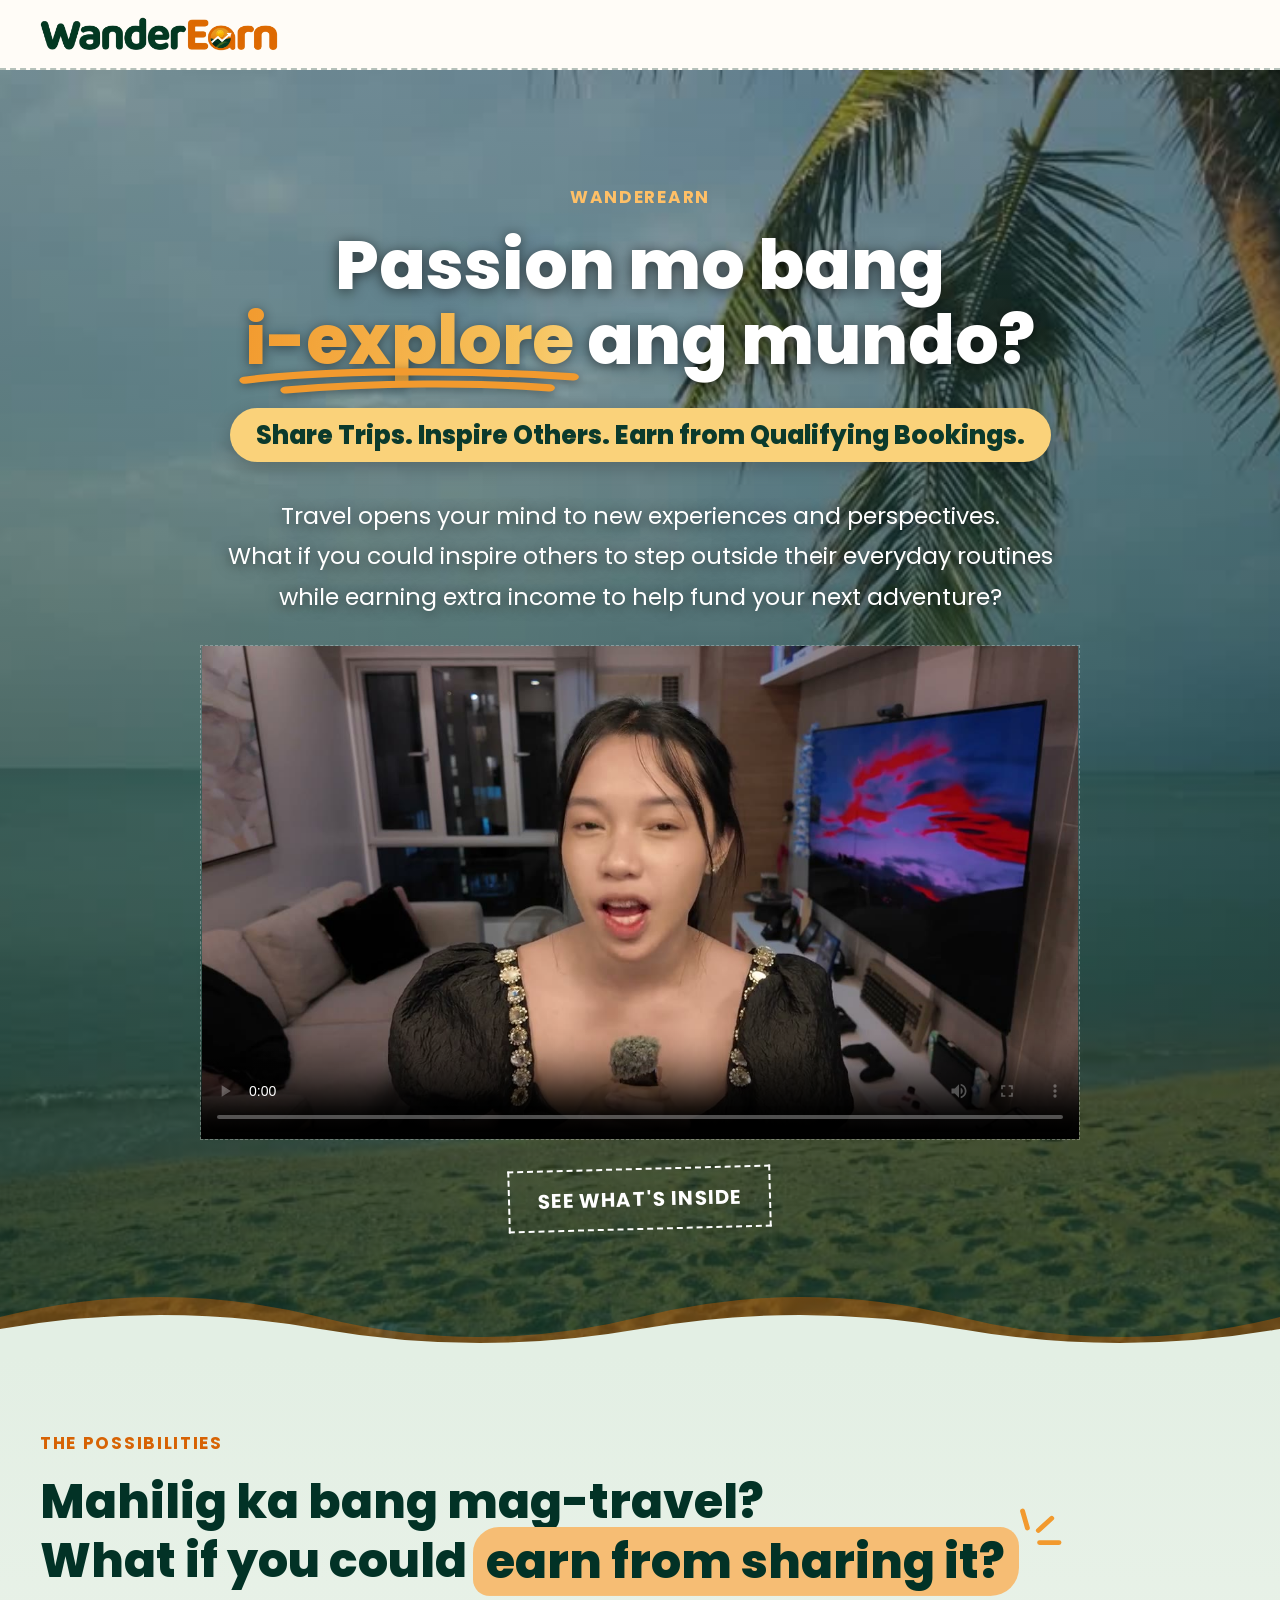
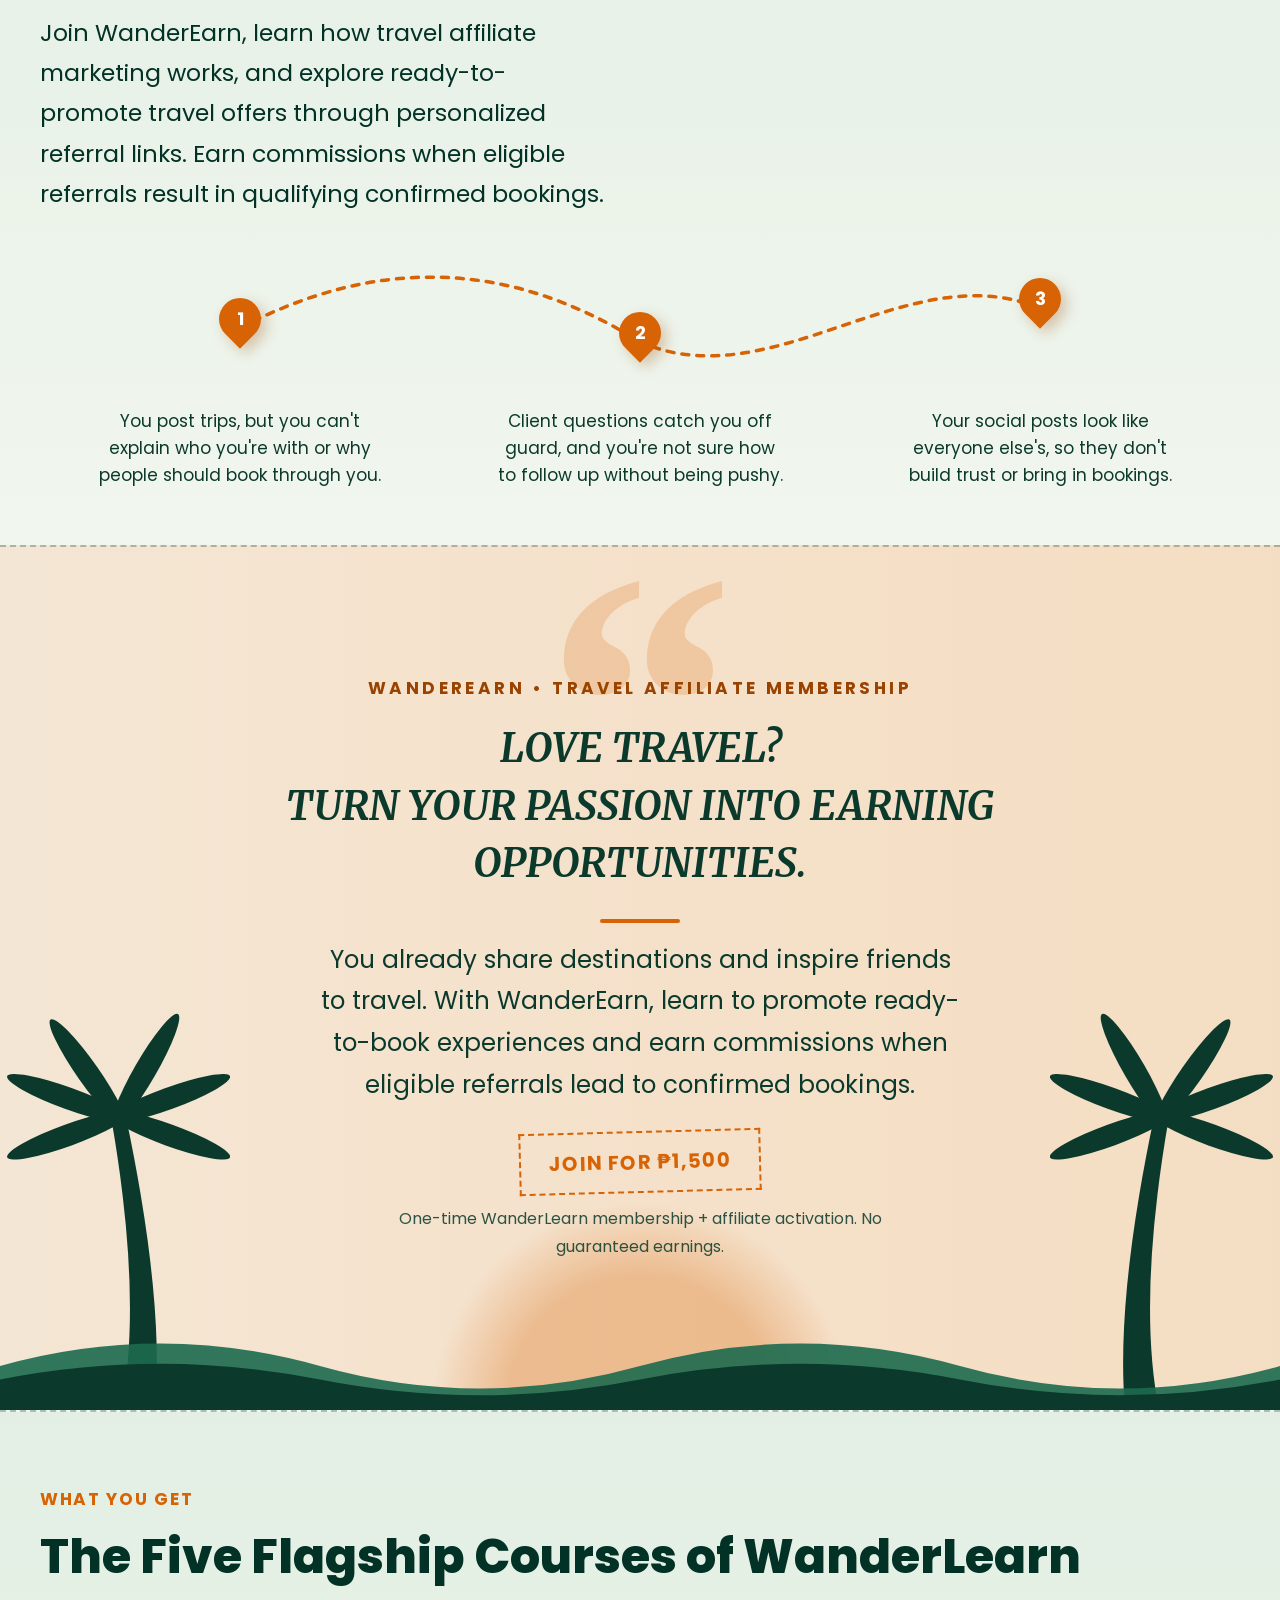
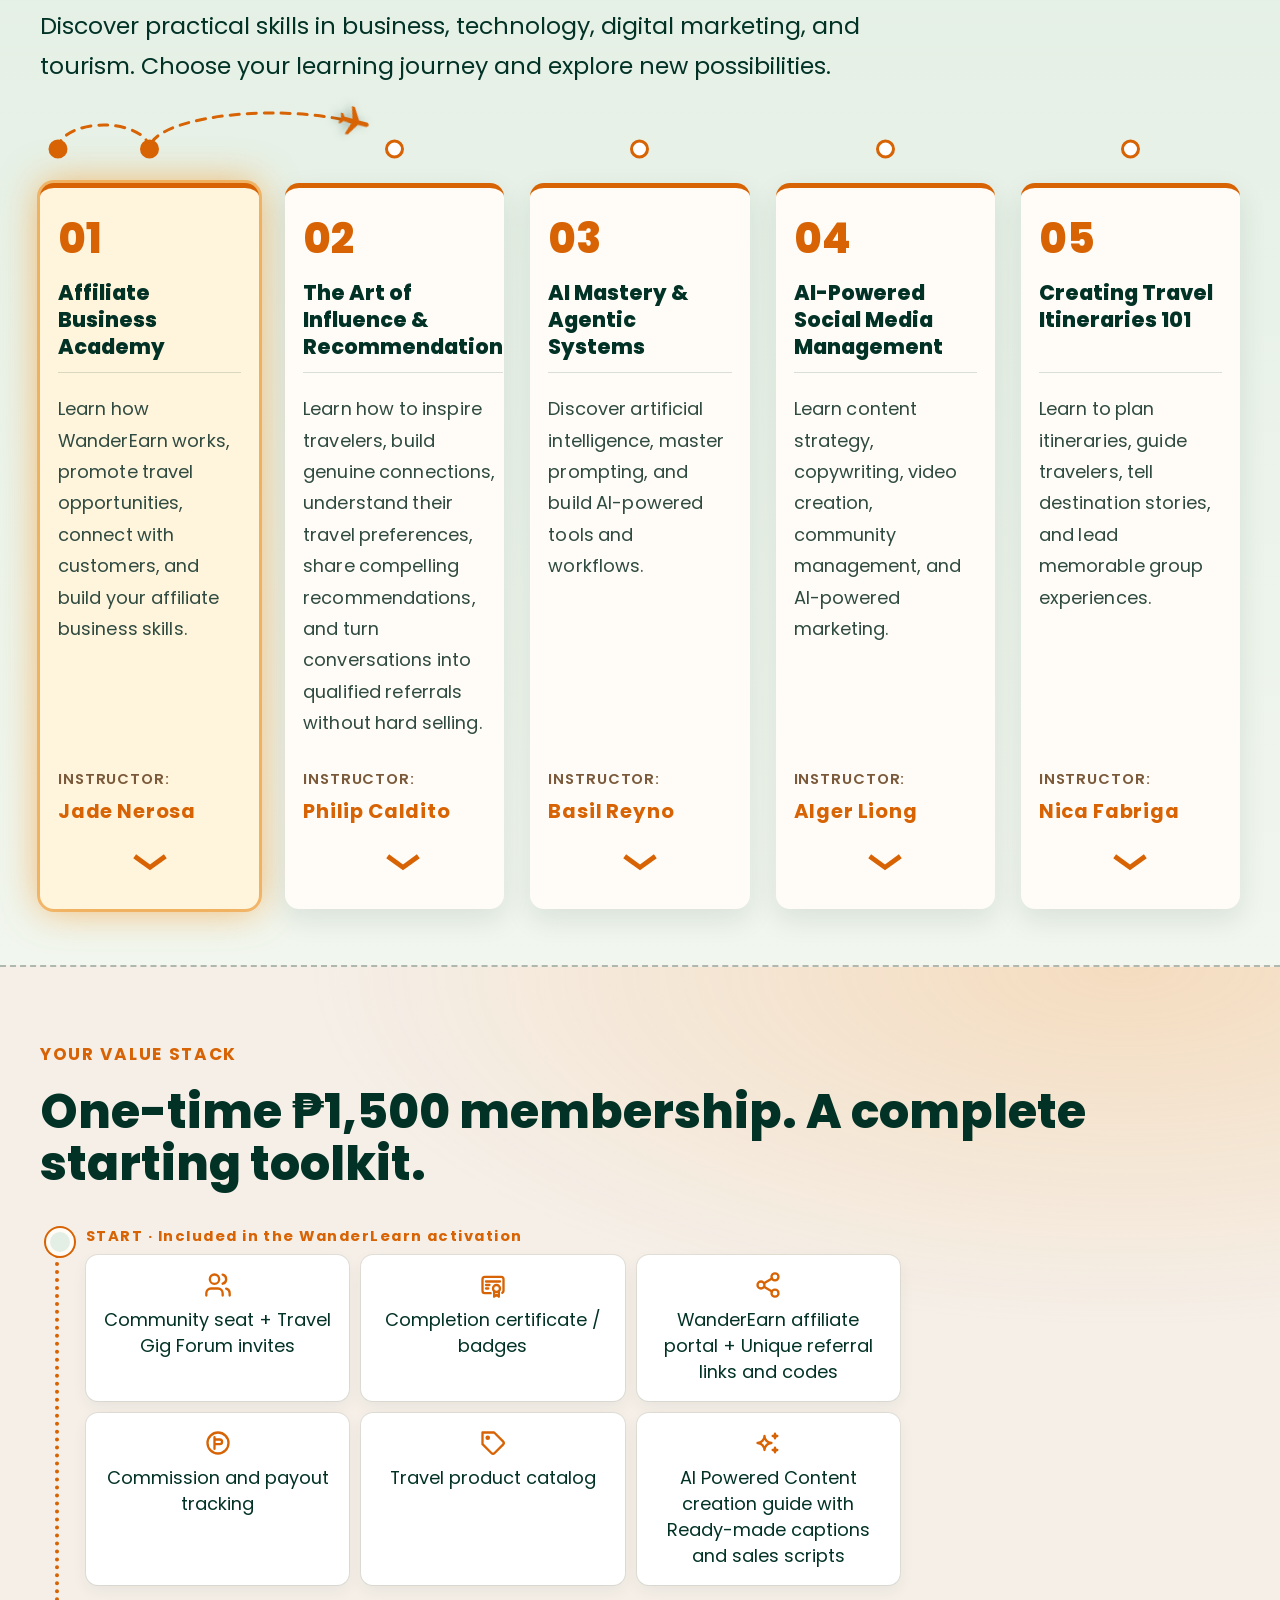
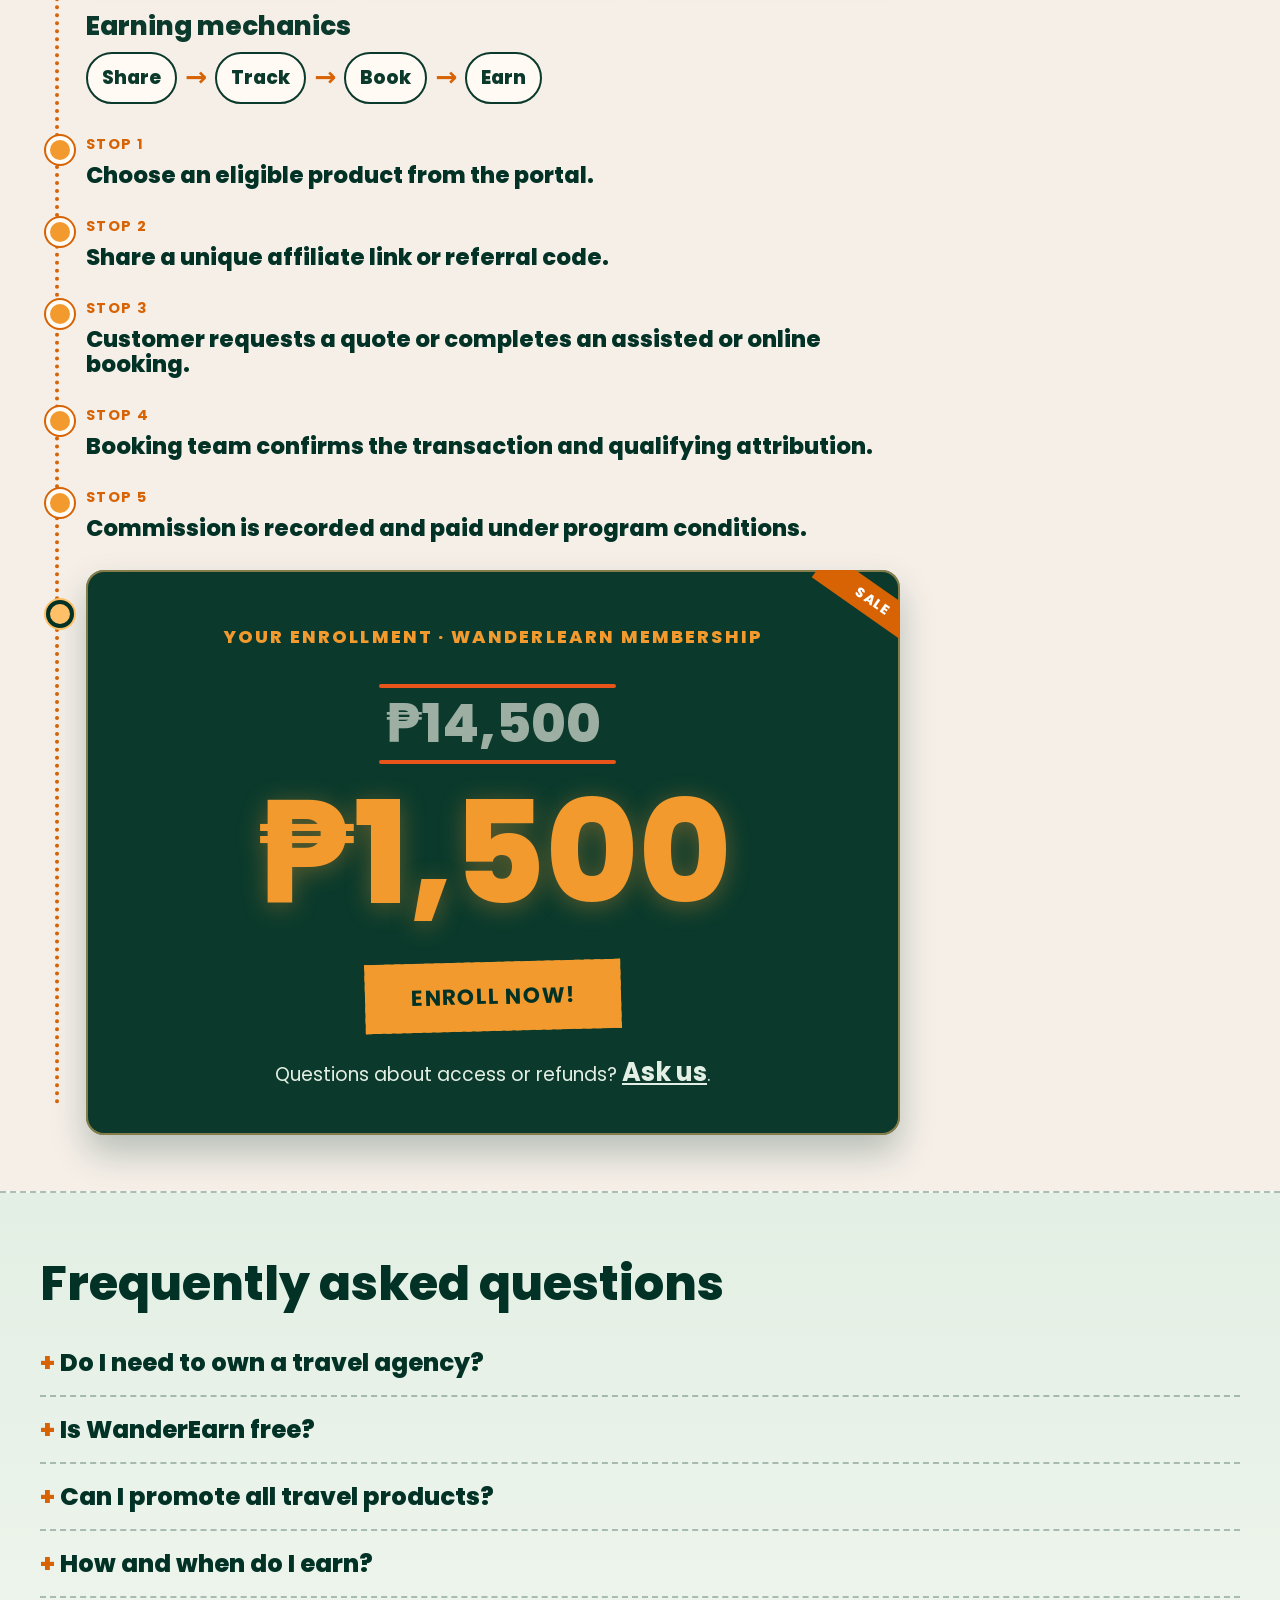
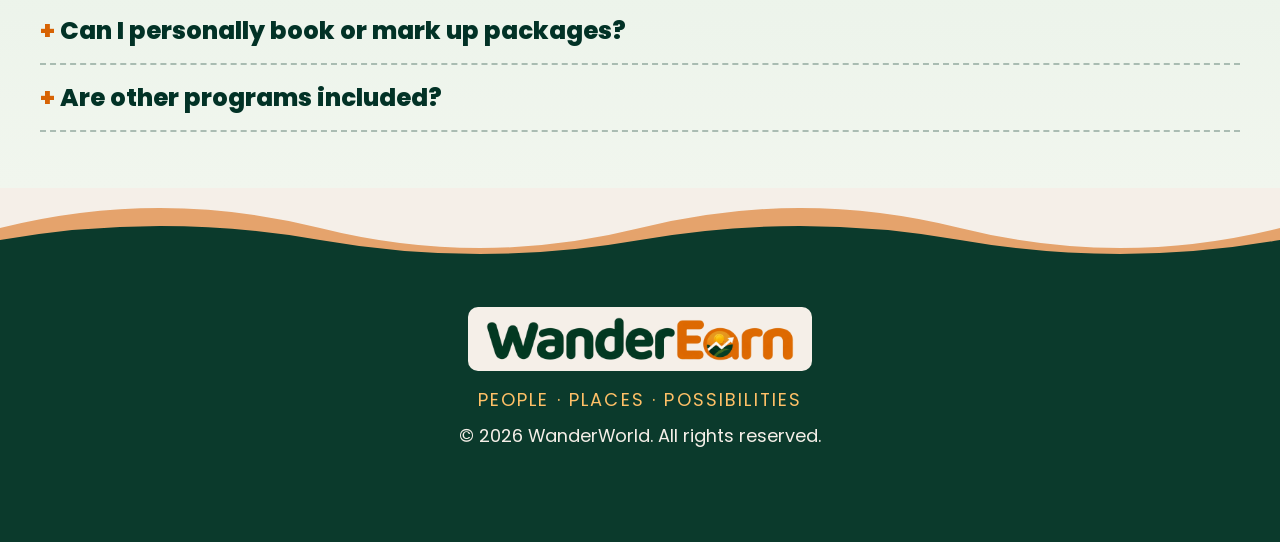
<file: index.html>
<!DOCTYPE html><!--tRg1_q_3_FuLfgITLlnjt--><html lang="en" class="__variable_0f235e __variable_272c0b"><head><meta charSet="utf-8"/><meta name="viewport" content="width=device-width, initial-scale=1"/><link rel="preload" href="/_next/static/media/0484562807a97172-s.p.woff2" as="font" crossorigin="" type="font/woff2"/><link rel="preload" href="/_next/static/media/2cc74b96cdc9383d-s.p.woff2" as="font" crossorigin="" type="font/woff2"/><link rel="preload" href="/_next/static/media/7c1535108079abc4-s.p.woff2" as="font" crossorigin="" type="font/woff2"/><link rel="preload" href="/_next/static/media/7db6c35d839a711c-s.p.woff2" as="font" crossorigin="" type="font/woff2"/><link rel="preload" href="/_next/static/media/8888a3826f4a3af4-s.p.woff2" as="font" crossorigin="" type="font/woff2"/><link rel="preload" href="/_next/static/media/8f91baacbcce7392-s.p.woff2" as="font" crossorigin="" type="font/woff2"/><link rel="preload" href="/_next/static/media/8ff022409545fb2d-s.p.woff2" as="font" crossorigin="" type="font/woff2"/><link rel="preload" href="/_next/static/media/b957ea75a84b6ea7-s.p.woff2" as="font" crossorigin="" type="font/woff2"/><link rel="preload" href="/_next/static/media/c99ef75952aca458-s.p.woff2" as="font" crossorigin="" type="font/woff2"/><link rel="preload" href="/_next/static/media/cf1f69a0c8aed54d-s.p.woff2" as="font" crossorigin="" type="font/woff2"/><link rel="preload" href="/_next/static/media/eafabf029ad39a43-s.p.woff2" as="font" crossorigin="" type="font/woff2"/><link rel="preload" as="image" href="/logo.png?v=we1"/><link rel="stylesheet" href="/_next/static/css/f83b45e46a891dd3.css" data-precedence="next"/><link rel="preload" as="script" fetchPriority="low" href="/_next/static/chunks/webpack-1b377f46e72c49b6.js"/><script src="/_next/static/chunks/4bd1b696-c023c6e3521b1417.js" async=""></script><script src="/_next/static/chunks/255-73938ce8a8eac1ad.js" async=""></script><script src="/_next/static/chunks/main-app-f9b5d20365cb8be2.js" async=""></script><script src="/_next/static/chunks/619-ba102abea3e3d0e4.js" async=""></script><script src="/_next/static/chunks/app/learn/page-50a910679b7e5bc0.js" async=""></script><meta name="next-size-adjust" content=""/><title>WanderEarn | The Premier Travel Affiliate Learning &amp; Earning Platform</title><link rel="icon" href="/icon.png?v=we1" type="image/png" sizes="512x512"/><script src="/_next/static/chunks/polyfills-42372ed130431b0a.js" noModule=""></script></head><body><div hidden=""><!--$--><!--/$--></div><header class="top"><div class="wrap bar"><a class="brand logolink" href="/"><img src="/logo.png?v=we1" alt="WanderEarn" class="logo"/></a><nav><a href="/earn">Earn</a><a href="/learn">Learn</a><a href="/create">Create</a></nav></div></header><main><section class="hero"><video class="herovid" src="/hero.mp4" poster="/hero-poster.jpg" autoPlay="" muted="" loop="" playsInline="" preload="auto" aria-hidden="true"></video><div class="waves" aria-hidden="true"><svg viewBox="0 0 2400 80" preserveAspectRatio="none" class="w1"><path d="M0 40 Q150 0 300 40 T600 40 T900 40 T1200 40 T1500 40 T1800 40 T2100 40 T2400 40 V80 H0Z" fill="rgba(215,99,4,.45)"></path></svg><svg viewBox="0 0 2400 80" preserveAspectRatio="none" class="w2"><path d="M0 40 Q150 0 300 40 T600 40 T900 40 T1200 40 T1500 40 T1800 40 T2100 40 T2400 40 V80 H0Z" fill="#E3EFE4"></path></svg></div><div class="wrap"><p class="kicker">WANDERLEARN · THE PREMIER TRAVEL AGENT LEARNING INSTITUTION</p><h1><span aria-label="Learn to sell travel the WanderWorld way."><span aria-hidden="true"><span><span class="ww"><span class="wv" style="--i:0">L</span><span class="wv" style="--i:1">e</span><span class="wv" style="--i:2">a</span><span class="wv" style="--i:3">r</span><span class="wv" style="--i:4">n</span></span></span><span> <span class="ww"><span class="wv" style="--i:5">t</span><span class="wv" style="--i:6">o</span></span></span><span> <span class="ww"><span class="wv" style="--i:7">s</span><span class="wv" style="--i:8">e</span><span class="wv" style="--i:9">l</span><span class="wv" style="--i:10">l</span></span></span><span> <span class="ww"><span class="wv" style="--i:11">t</span><span class="wv" style="--i:12">r</span><span class="wv" style="--i:13">a</span><span class="wv" style="--i:14">v</span><span class="wv" style="--i:15">e</span><span class="wv" style="--i:16">l</span></span></span><span> <span class="ww"><span class="wv" style="--i:17">t</span><span class="wv" style="--i:18">h</span><span class="wv" style="--i:19">e</span></span></span><span> <span class="ww"><span class="wv" style="--i:20">W</span><span class="wv" style="--i:21">a</span><span class="wv" style="--i:22">n</span><span class="wv" style="--i:23">d</span><span class="wv" style="--i:24">e</span><span class="wv" style="--i:25">r</span><span class="wv" style="--i:26">W</span><span class="wv" style="--i:27">o</span><span class="wv" style="--i:28">r</span><span class="wv" style="--i:29">l</span><span class="wv" style="--i:30">d</span></span></span><span> <span class="ww"><span class="wv" style="--i:31">w</span><span class="wv" style="--i:32">a</span><span class="wv" style="--i:33">y</span><span class="wv" style="--i:34">.</span></span></span></span></span></h1><p class="lede">Your first course inside WanderWorld: who we are, what we do, and how we sell travel. Built for new travel agents, affiliates and creators who want to do this properly.</p><a class="btn" href="https://travelpreneurph.com/wanderlearn-payment" target="_blank" rel="noopener noreferrer">ENROLL · ₱1,500</a> <a class="btn alt" href="#stack">SEE WHAT&#x27;S INSIDE</a></div></section><section class="sec paper"><div class="wrap"><p class="kicker">THE PROBLEM</p><h2>Wanting to sell travel is easy. Knowing how is the hard part.</h2><p class="lede">Lots of people want to share trips and earn from them. Most start without a clear picture of the brand they represent or a proper way to sell.</p><div class="mp"><svg viewBox="0 0 900 130" preserveAspectRatio="none" aria-hidden="true"><path d="M150 78 C250 8 350 8 450 92 C550 150 650 4 750 58" vector-effect="non-scaling-stroke"></path></svg><div class="mp-i"><span class="mp-pin" style="--y:78px"><b>1</b></span><p>You post trips, but you can&#x27;t explain who you&#x27;re with or why people should book through you.</p></div><div class="mp-i"><span class="mp-pin" style="--y:92px"><b>2</b></span><p>Client questions catch you off guard, and you&#x27;re not sure how to follow up without being pushy.</p></div><div class="mp-i"><span class="mp-pin" style="--y:58px"><b>3</b></span><p>Your social posts look like everyone else&#x27;s, so they don&#x27;t build trust or bring in bookings.</p></div></div></div></section><section class="sec feature sunset"><div class="pa-sun" aria-hidden="true"></div><div class="pa-palm l"><svg viewBox="-30 0 190 300" preserveAspectRatio="xMinYMax meet" aria-hidden="true"><path d="M70 300 Q88 210 62 60 L74 58 Q106 210 98 300z"></path><ellipse rx="54" ry="9" transform="translate(68 58) rotate(-160) translate(44 0)"></ellipse><ellipse rx="54" ry="9" transform="translate(68 58) rotate(-125) translate(44 0)"></ellipse><ellipse rx="54" ry="9" transform="translate(68 58) rotate(-60) translate(44 0)"></ellipse><ellipse rx="54" ry="9" transform="translate(68 58) rotate(-20) translate(44 0)"></ellipse><ellipse rx="54" ry="9" transform="translate(68 58) rotate(20) translate(44 0)"></ellipse><ellipse rx="54" ry="9" transform="translate(68 58) rotate(160) translate(44 0)"></ellipse></svg></div><div class="pa-palm r"><svg viewBox="-30 0 190 300" preserveAspectRatio="xMinYMax meet" aria-hidden="true"><path d="M70 300 Q88 210 62 60 L74 58 Q106 210 98 300z"></path><ellipse rx="54" ry="9" transform="translate(68 58) rotate(-160) translate(44 0)"></ellipse><ellipse rx="54" ry="9" transform="translate(68 58) rotate(-125) translate(44 0)"></ellipse><ellipse rx="54" ry="9" transform="translate(68 58) rotate(-60) translate(44 0)"></ellipse><ellipse rx="54" ry="9" transform="translate(68 58) rotate(-20) translate(44 0)"></ellipse><ellipse rx="54" ry="9" transform="translate(68 58) rotate(20) translate(44 0)"></ellipse><ellipse rx="54" ry="9" transform="translate(68 58) rotate(160) translate(44 0)"></ellipse></svg></div><div class="waves" aria-hidden="true"><svg viewBox="0 0 2400 80" preserveAspectRatio="none" class="w1"><path d="M0 40 Q150 0 300 40 T600 40 T900 40 T1200 40 T1500 40 T1800 40 T2100 40 T2400 40 V80 H0Z" fill="#1D6B4F"></path></svg><svg viewBox="0 0 2400 80" preserveAspectRatio="none" class="w2"><path d="M0 40 Q150 0 300 40 T600 40 T900 40 T1200 40 T1500 40 T1800 40 T2100 40 T2400 40 V80 H0Z" fill="#0B3A2C"></path></svg></div><div class="wrap center"><p class="kicker">THE PROMISE</p><p class="quote">“WanderLearn gives you the foundation: the story of WanderWorld, the skills of a travel agent, and a clear path forward.”</p><p class="lede" style="margin:0 auto">One course. Learn at your own pace. Know exactly where you go next.</p></div></section><section class="sec paper"><div class="wrap wide"><p class="kicker">WHAT YOU GET</p><h2>The five pillars of WanderLearn</h2><p class="lede">Everything you need to start representing WanderWorld with confidence.</p><div class="grid five"><div class="flight" aria-hidden="true"></div><div class="card"><span class="num">0<!-- -->1</span><h3>The full WanderWorld orientation</h3><p>Who we are, what we do, and how we sell travel. The same story told on our landing page, now taught properly from the start.</p></div><div class="card"><span class="num">0<!-- -->2</span><h3>Replayable LMS lessons</h3><p>Travel-agent skills in a learning system you can replay at your own pace, as many times as you need. Lesson schedule is shared during onboarding.</p></div><div class="card"><span class="num">0<!-- -->3</span><h3>Sales &amp; client-care foundations</h3><p>How to talk to clients, handle questions, and look after travellers before, during and after the trip.</p></div><div class="card"><span class="num">0<!-- -->4</span><h3>Storytelling &amp; personal-brand basics</h3><p>How to present trips and yourself on social media so people trust you with their travel.</p></div><div class="card"><span class="num">0<!-- -->5</span><h3>Completion record + path to WanderCreate</h3><p>Finish the course and receive a completion record, plus a clear next step into WanderCreate.</p></div></div></div></section><section class="sec" id="stack"><div class="wrap"><p class="kicker">YOUR VALUE STACK</p><h2>Everything in Free, plus all of WanderLearn.</h2><div class="tl"><div class="tl-s tl-free"><p class="tl-k">START · ALREADY INCLUDED FROM FREE · WANDEREARN</p><div class="tl-tiles"><ul class="sl"><li><span class="sl-i"><svg viewBox="0 0 24 24" aria-hidden="true"><path d="M16 21v-2a4 4 0 0 0-4-4H6a4 4 0 0 0-4 4v2"></path><circle cx="9" cy="7" r="4"></circle><path d="M22 21v-2a4 4 0 0 0-3-3.87M16 3.13a4 4 0 0 1 0 7.75"></path></svg></span><span>Community seat + Travel Gig Forum invites</span></li><li><span class="sl-i"><svg viewBox="0 0 24 24" aria-hidden="true"><path d="M3 6l6-3 6 3 6-3v15l-6 3-6-3-6 3z"></path><path d="M9 3v15M15 6v15"></path></svg></span><span>The map of WanderWorld and its three pathways</span></li><li><span class="sl-i"><svg viewBox="0 0 24 24" aria-hidden="true"><circle cx="18" cy="5" r="3"></circle><circle cx="6" cy="12" r="3"></circle><circle cx="18" cy="19" r="3"></circle><path d="M8.6 13.5l6.8 4M15.4 6.5l-6.8 4"></path></svg></span><span>WanderEarn affiliate system access + trip-sharing tools</span></li><li><span class="sl-i"><svg viewBox="0 0 24 24" aria-hidden="true"><circle cx="12" cy="12" r="9"></circle><path d="M9 9h4.5a2 2 0 0 1 0 4H9M9 7v10"></path></svg></span><span>A share of every paid booking you refer</span></li><li><span class="sl-i"><svg viewBox="0 0 24 24" aria-hidden="true"><path d="M20.6 13.4l-7.2 7.2a2 2 0 0 1-2.8 0L3 13V3h10l7.6 7.6a2 2 0 0 1 0 2.8z"></path><circle cx="7.5" cy="7.5" r="1"></circle></svg></span><span>Rates shared during onboarding</span></li><li><span class="sl-i"><svg viewBox="0 0 24 24" aria-hidden="true"><rect x="4" y="4" width="16" height="17" rx="2"></rect><path d="M9 2h6v4H9zM8 11h8M8 15h5"></path></svg></span><span>Open trip boards, free quote requests and affiliate support</span></li></ul></div></div><p class="tl-h">YOUR ENROLLMENT INCLUDES · WANDERLEARN · ₱1,500</p><div class="tl-s tl-stop"><p class="tl-k">STOP <!-- -->1</p><h3>The full WanderWorld orientation</h3><p>Who we are, what we do, and how we sell travel. The same story told on our landing page, now taught properly from the start.</p></div><div class="tl-s tl-stop"><p class="tl-k">STOP <!-- -->2</p><h3>Replayable LMS lessons</h3><p>Travel-agent skills in a learning system you can replay at your own pace, as many times as you need. Lesson schedule is shared during onboarding.</p></div><div class="tl-s tl-stop"><p class="tl-k">STOP <!-- -->3</p><h3>Sales &amp; client-care foundations</h3><p>How to talk to clients, handle questions, and look after travellers before, during and after the trip.</p></div><div class="tl-s tl-stop"><p class="tl-k">STOP <!-- -->4</p><h3>Storytelling &amp; personal-brand basics</h3><p>How to present trips and yourself on social media so people trust you with their travel.</p></div><div class="tl-s tl-stop"><p class="tl-k">STOP <!-- -->5</p><h3>Completion record + path to WanderCreate</h3><p>Finish the course and receive a completion record, plus a clear next step into WanderCreate.</p></div><div class="tl-s tl-end price-box" id="enroll"><p class="kicker">ONE-TIME ENROLLMENT</p><strong class="price"><span class="peso">₱</span>1,500</strong><p>One-time payment · Payment details shared when you enroll</p><a class="btn" href="https://travelpreneurph.com/wanderlearn-payment" target="_blank" rel="noopener noreferrer">ENROLL · ₱1,500</a><small>Questions about access or refunds? Ask us.</small></div></div></div></section><section class="sec paper"><div class="wrap"><p class="kicker">QUESTIONS</p><h2>Before you enroll</h2><div class="faq"><details><summary>Who is WanderLearn for?</summary><p>New travel agents, WanderEarn affiliates, and anyone who wants to represent WanderWorld and sell travel properly.</p></details><details><summary>Do I need experience?</summary><p>No experience is assumed. The course starts with who WanderWorld is and builds up from there.</p></details><details><summary>Is the free tier included?</summary><p>Yes. Everything in Free (WanderEarn and the community) is included with your enrollment.</p></details><details><summary>How are the lessons delivered?</summary><p>Through the WanderLearn LMS, with lessons you can replay. Login details and schedule are shared during onboarding.</p></details><details><summary>How do I pay?</summary><p>Tap Enroll and message the WanderWorld team. We&#x27;ll send payment details and get you set up.</p></details><details><summary>What comes after WanderLearn?</summary><p>WanderCreate, our community of creators who travel and create content together. Your completion record shows the path.</p></details></div></div></section><section class="sec"><div class="wrap center"><p class="kicker">YOUR NEXT STEP AFTER WANDERLEARN</p><h2>Ready to travel and create together?</h2><p class="lede" style="margin:0 auto 24px">WanderCreate is the community of creators who always travel together and create content together, with video-editor access and production support.</p><a class="btn alt" href="/create">EXPLORE WANDERCREATE →</a></div></section><section class="sec"><div class="wrap"><p class="kicker">THE WANDERWORLD LADDER</p><h2>Where WanderLearn fits</h2><div class="steps"><a class="step" href="/earn"><span class="kicker">STEP 1 · THE AFFILIATE SYSTEM</span><strong class="price free">Free</strong><p>Join the community, get the map of WanderWorld, and start sharing trips through the affiliate system.</p><em>Where everyone starts</em><span class="go">JOIN FREE →</span><span class="orbit" aria-hidden="true"><span class="veh" style="--i:0;--rot:auto 90deg"><svg viewBox="0 0 24 24"><path d="M21 16v-2l-8-5V3.5c0-.83-.67-1.5-1.5-1.5S10 2.67 10 3.5V9l-8 5v2l8-2.5V19l-2 1.5V22l3.5-1 3.5 1v-1.5L13 19v-5.5l8 2.5z" fill-rule="evenodd"></path></svg></span><span class="veh" style="--i:1;--rot:auto 90deg"><svg viewBox="0 0 24 24"><path d="M21 16v-2l-8-5V3.5c0-.83-.67-1.5-1.5-1.5S10 2.67 10 3.5V9l-8 5v2l8-2.5V19l-2 1.5V22l3.5-1 3.5 1v-1.5L13 19v-5.5l8 2.5z" fill-rule="evenodd"></path></svg></span></span></a><a class="step" href="/learn"><span class="kicker">STEP 2 · THE PREMIER TRAVEL AGENT LEARNING INSTITUTION</span><strong class="price"><span class="peso">₱</span>1,500</strong><p>Learn who we are, what we do and how we sell travel, with replayable lessons and a completion record.</p><em>Includes everything in Free</em><span class="go">ENROLL →</span><span class="orbit" aria-hidden="true"><span class="veh" style="--i:0;--rot:0deg"><svg viewBox="0 0 24 24"><path d="M10.5 5v10.5H4zM12.5 3v12.5H20zM2 17.5h20l-3 4H5z" fill-rule="evenodd"></path></svg></span><span class="veh" style="--i:1;--rot:0deg"><svg viewBox="0 0 24 24"><path d="M10.5 5v10.5H4zM12.5 3v12.5H20zM2 17.5h20l-3 4H5z" fill-rule="evenodd"></path></svg></span></span></a><a class="step" href="/create"><span class="kicker">STEP 3 · THE COMMUNITY OF CREATORS</span><strong class="price"><span class="peso">₱</span>30,000</strong><p>Travel together, create content together, with video-editor access and production support.</p><em>Includes everything in Learn + Free</em><span class="go">APPLY →</span><span class="orbit" aria-hidden="true"><span class="veh" style="--i:0;--rot:0deg"><svg viewBox="0 0 24 24"><path d="M18.92 6.01C18.72 5.42 18.16 5 17.5 5h-11c-.66 0-1.21.42-1.42 1.01L3 12v8c0 .55.45 1 1 1h1c.55 0 1-.45 1-1v-1h12v1c0 .55.45 1 1 1h1c.55 0 1-.45 1-1v-8l-2.08-5.99zM6.5 16c-.83 0-1.5-.67-1.5-1.5S5.67 13 6.5 13s1.5.67 1.5 1.5S7.33 16 6.5 16zm11 0c-.83 0-1.5-.67-1.5-1.5s.67-1.5 1.5-1.5 1.5.67 1.5 1.5-.67 1.5-1.5 1.5zM5 11l1.5-4.5h11L19 11H5z" fill-rule="evenodd"></path></svg></span><span class="veh" style="--i:1;--rot:0deg"><svg viewBox="0 0 24 24"><path d="M18.92 6.01C18.72 5.42 18.16 5 17.5 5h-11c-.66 0-1.21.42-1.42 1.01L3 12v8c0 .55.45 1 1 1h1c.55 0 1-.45 1-1v-1h12v1c0 .55.45 1 1 1h1c.55 0 1-.45 1-1v-8l-2.08-5.99zM6.5 16c-.83 0-1.5-.67-1.5-1.5S5.67 13 6.5 13s1.5.67 1.5 1.5S7.33 16 6.5 16zm11 0c-.83 0-1.5-.67-1.5-1.5s.67-1.5 1.5-1.5 1.5.67 1.5 1.5-.67 1.5-1.5 1.5zM5 11l1.5-4.5h11L19 11H5z" fill-rule="evenodd"></path></svg></span></span></a></div></div></section><div class="footwave"><div class="waves" aria-hidden="true"><svg viewBox="0 0 2400 80" preserveAspectRatio="none" class="w1"><path d="M0 40 Q150 0 300 40 T600 40 T900 40 T1200 40 T1500 40 T1800 40 T2100 40 T2400 40 V80 H0Z" fill="rgba(215,99,4,.6)"></path></svg><svg viewBox="0 0 2400 80" preserveAspectRatio="none" class="w2"><path d="M0 40 Q150 0 300 40 T600 40 T900 40 T1200 40 T1500 40 T1800 40 T2100 40 T2400 40 V80 H0Z" fill="#0B3A2C"></path></svg></div></div><footer class="foot"><div class="wrap"><img src="/logo.png?v=we1" alt="WanderEarn" class="logo big"/><p>PEOPLE · PLACES · POSSIBILITIES</p><nav><a href="/">HOME</a><a href="/earn">WANDEREARN</a><a href="/learn">WANDERLEARN</a><a href="/create">WANDERCREATE</a></nav><small>© 2026 WanderWorld. All rights reserved.</small></div></footer><a class="btn sticky" href="https://travelpreneurph.com/wanderlearn-payment" target="_blank" rel="noopener noreferrer">ENROLL · ₱1,500</a></main><!--$--><!--/$--><script src="/_next/static/chunks/webpack-1b377f46e72c49b6.js" id="_R_" async=""></script><script>(self.__next_f=self.__next_f||[]).push([0])</script><script>self.__next_f.push([1,"1:\"$Sreact.fragment\"\n2:I[2619,[\"619\",\"static/chunks/619-ba102abea3e3d0e4.js\",\"459\",\"static/chunks/app/learn/page-50a910679b7e5bc0.js\"],\"\"]\n3:I[9766,[],\"\"]\n4:I[8924,[],\"\"]\n17:I[7150,[],\"\"]\n:HL[\"/_next/static/media/0484562807a97172-s.p.woff2\",\"font\",{\"crossOrigin\":\"\",\"type\":\"font/woff2\"}]\n:HL[\"/_next/static/media/2cc74b96cdc9383d-s.p.woff2\",\"font\",{\"crossOrigin\":\"\",\"type\":\"font/woff2\"}]\n:HL[\"/_next/static/media/7c1535108079abc4-s.p.woff2\",\"font\",{\"crossOrigin\":\"\",\"type\":\"font/woff2\"}]\n:HL[\"/_next/static/media/7db6c35d839a711c-s.p.woff2\",\"font\",{\"crossOrigin\":\"\",\"type\":\"font/woff2\"}]\n:HL[\"/_next/static/media/8888a3826f4a3af4-s.p.woff2\",\"font\",{\"crossOrigin\":\"\",\"type\":\"font/woff2\"}]\n:HL[\"/_next/static/media/8f91baacbcce7392-s.p.woff2\",\"font\",{\"crossOrigin\":\"\",\"type\":\"font/woff2\"}]\n:HL[\"/_next/static/media/8ff022409545fb2d-s.p.woff2\",\"font\",{\"crossOrigin\":\"\",\"type\":\"font/woff2\"}]\n:HL[\"/_next/static/media/b957ea75a84b6ea7-s.p.woff2\",\"font\",{\"crossOrigin\":\"\",\"type\":\"font/woff2\"}]\n:HL[\"/_next/static/media/c99ef75952aca458-s.p.woff2\",\"font\",{\"crossOrigin\":\"\",\"type\":\"font/woff2\"}]\n:HL[\"/_next/static/media/cf1f69a0c8aed54d-s.p.woff2\",\"font\",{\"crossOrigin\":\"\",\"type\":\"font/woff2\"}]\n:HL[\"/_next/static/media/eafabf029ad39a43-s.p.woff2\",\"font\",{\"crossOrigin\":\"\",\"type\":\"font/woff2\"}]\n:HL[\"/_next/static/css/f83b45e46a891dd3.css\",\"style\"]\n"])</script><script>self.__next_f.push([1,"0:{\"P\":null,\"b\":\"tRg1_q_3_FuLfgITLlnjt\",\"p\":\"\",\"c\":[\"\",\"learn\"],\"i\":false,\"f\":[[[\"\",{\"children\":[\"learn\",{\"children\":[\"__PAGE__\",{}]}]},\"$undefined\",\"$undefined\",true],[\"\",[\"$\",\"$1\",\"c\",{\"children\":[[[\"$\",\"link\",\"0\",{\"rel\":\"stylesheet\",\"href\":\"/_next/static/css/f83b45e46a891dd3.css\",\"precedence\":\"next\",\"crossOrigin\":\"$undefined\",\"nonce\":\"$undefined\"}]],[\"$\",\"html\",null,{\"lang\":\"en\",\"className\":\"__variable_0f235e __variable_272c0b\",\"children\":[\"$\",\"body\",null,{\"children\":[[\"$\",\"header\",null,{\"className\":\"top\",\"children\":[\"$\",\"div\",null,{\"className\":\"wrap bar\",\"children\":[[\"$\",\"$L2\",null,{\"href\":\"/\",\"className\":\"brand logolink\",\"children\":[\"$\",\"img\",null,{\"src\":\"/logo.png?v=we1\",\"alt\":\"WanderEarn\",\"className\":\"logo\"}]}],[\"$\",\"nav\",null,{\"children\":[[\"$\",\"$L2\",null,{\"href\":\"/earn\",\"children\":\"Earn\"}],[\"$\",\"$L2\",null,{\"href\":\"/learn\",\"children\":\"Learn\"}],[\"$\",\"$L2\",null,{\"href\":\"/create\",\"children\":\"Create\"}]]}]]}]}],[\"$\",\"$L3\",null,{\"parallelRouterKey\":\"children\",\"error\":\"$undefined\",\"errorStyles\":\"$undefined\",\"errorScripts\":\"$undefined\",\"template\":[\"$\",\"$L4\",null,{}],\"templateStyles\":\"$undefined\",\"templateScripts\":\"$undefined\",\"notFound\":[[[\"$\",\"title\",null,{\"children\":\"404: This page could not be found.\"}],[\"$\",\"div\",null,{\"style\":{\"fontFamily\":\"system-ui,\\\"Segoe UI\\\",Roboto,Helvetica,Arial,sans-serif,\\\"Apple Color Emoji\\\",\\\"Segoe UI Emoji\\\"\",\"height\":\"100vh\",\"textAlign\":\"center\",\"display\":\"flex\",\"flexDirection\":\"column\",\"alignItems\":\"center\",\"justifyContent\":\"center\"},\"children\":[\"$\",\"div\",null,{\"children\":[[\"$\",\"style\",null,{\"dangerouslySetInnerHTML\":{\"__html\":\"body{color:#000;background:#fff;margin:0}.next-error-h1{border-right:1px solid rgba(0,0,0,.3)}@media (prefers-color-scheme:dark){body{color:#fff;background:#000}.next-error-h1{border-right:1px solid rgba(255,255,255,.3)}}\"}}],[\"$\",\"h1\",null,{\"className\":\"next-error-h1\",\"style\":{\"display\":\"inline-block\",\"margin\":\"0 20px 0 0\",\"padding\":\"0 23px 0 0\",\"fontSize\":24,\"fontWeight\":500,\"verticalAlign\":\"top\",\"lineHeight\":\"49px\"},\"children\":404}],[\"$\",\"div\",null,{\"style\":{\"display\":\"inline-block\"},\"children\":[\"$\",\"h2\",null,{\"style\":{\"fontSize\":14,\"fontWeight\":400,\"lineHeight\":\"49px\",\"margin\":0},\"children\":\"This page could not be found.\"}]}]]}]}]],[]],\"forbidden\":\"$undefined\",\"unauthorized\":\"$undefined\"}]]}]}]]}],{\"children\":[\"learn\",[\"$\",\"$1\",\"c\",{\"children\":[null,[\"$\",\"$L3\",null,{\"parallelRouterKey\":\"children\",\"error\":\"$undefined\",\"errorStyles\":\"$undefined\",\"errorScripts\":\"$undefined\",\"template\":[\"$\",\"$L4\",null,{}],\"templateStyles\":\"$undefined\",\"templateScripts\":\"$undefined\",\"notFound\":\"$undefined\",\"forbidden\":\"$undefined\",\"unauthorized\":\"$undefined\"}]]}],{\"children\":[\"__PAGE__\",[\"$\",\"$1\",\"c\",{\"children\":[[\"$\",\"main\",null,{\"children\":[[\"$\",\"section\",null,{\"className\":\"hero\",\"children\":[[[\"$\",\"video\",null,{\"className\":\"herovid\",\"src\":\"/hero.mp4\",\"poster\":\"/hero-poster.jpg\",\"autoPlay\":true,\"muted\":true,\"loop\":true,\"playsInline\":true,\"preload\":\"auto\",\"aria-hidden\":\"true\"}],[\"$\",\"div\",null,{\"className\":\"waves\",\"aria-hidden\":\"true\",\"children\":[[\"$\",\"svg\",null,{\"viewBox\":\"0 0 2400 80\",\"preserveAspectRatio\":\"none\",\"className\":\"w1\",\"children\":[\"$\",\"path\",null,{\"d\":\"M0 40 Q150 0 300 40 T600 40 T900 40 T1200 40 T1500 40 T1800 40 T2100 40 T2400 40 V80 H0Z\",\"fill\":\"rgba(215,99,4,.45)\"}]}],[\"$\",\"svg\",null,{\"viewBox\":\"0 0 2400 80\",\"preserveAspectRatio\":\"none\",\"className\":\"w2\",\"children\":[\"$\",\"path\",null,{\"d\":\"M0 40 Q150 0 300 40 T600 40 T900 40 T1200 40 T1500 40 T1800 40 T2100 40 T2400 40 V80 H0Z\",\"fill\":\"#E3EFE4\"}]}]]}]],[\"$\",\"div\",null,{\"className\":\"wrap\",\"children\":[[\"$\",\"p\",null,{\"className\":\"kicker\",\"children\":\"WANDERLEARN · THE PREMIER TRAVEL AGENT LEARNING INSTITUTION\"}],[\"$\",\"h1\",null,{\"children\":[\"$\",\"span\",null,{\"aria-label\":\"Learn to sell travel the WanderWorld way.\",\"children\":[[\"$\",\"span\",\"0\",{\"aria-hidden\":\"true\",\"children\":[false,[[\"$\",\"span\",\"0\",{\"children\":[false,[\"$\",\"span\",null,{\"className\":\"ww\",\"children\":[[\"$\",\"span\",\"1\",{\"className\":\"wv\",\"style\":{\"--i\":0},\"children\":\"L\"}],[\"$\",\"span\",\"2\",{\"className\":\"wv\",\"style\":{\"--i\":1},\"children\":\"e\"}],[\"$\",\"span\",\"3\",{\"className\":\"wv\",\"style\":{\"--i\":2},\"children\":\"a\"}],[\"$\",\"span\",\"4\",{\"className\":\"wv\",\"style\":{\"--i\":3},\"children\":\"r\"}],[\"$\",\"span\",\"5\",{\"className\":\"wv\",\"style\":{\"--i\":4},\"children\":\"n\"}]]}]]}],[\"$\",\"span\",\"1\",{\"children\":[\" \",[\"$\",\"span\",null,{\"className\":\"ww\",\"children\":[[\"$\",\"span\",\"6\",{\"className\":\"wv\",\"style\":{\"--i\":5},\"children\":\"t\"}],[\"$\",\"span\",\"7\",{\"className\":\"wv\",\"style\":{\"--i\":6},\"children\":\"o\"}]]}]]}],[\"$\",\"span\",\"2\",{\"children\":[\" \",[\"$\",\"span\",null,{\"className\":\"ww\",\"children\":[[\"$\",\"span\",\"8\",{\"className\":\"wv\",\"style\":{\"--i\":7},\"children\":\"s\"}],[\"$\",\"span\",\"9\",{\"className\":\"wv\",\"style\":{\"--i\":8},\"children\":\"e\"}],[\"$\",\"span\",\"10\",{\"className\":\"wv\",\"style\":{\"--i\":9},\"children\":\"l\"}],[\"$\",\"span\",\"11\",{\"className\":\"wv\",\"style\":{\"--i\":10},\"children\":\"l\"}]]}]]}],[\"$\",\"span\",\"3\",{\"children\":[\" \",[\"$\",\"span\",null,{\"className\":\"ww\",\"children\":[[\"$\",\"span\",\"12\",{\"className\":\"wv\",\"style\":{\"--i\":11},\"children\":\"t\"}],[\"$\",\"span\",\"13\",{\"className\":\"wv\",\"style\":{\"--i\":12},\"children\":\"r\"}],[\"$\",\"span\",\"14\",{\"className\":\"wv\",\"style\":{\"--i\":13},\"children\":\"a\"}],[\"$\",\"span\",\"15\",{\"className\":\"wv\",\"style\":{\"--i\":14},\"children\":\"v\"}],\"$L5\",\"$L6\"]}]]}],\"$L7\",\"$L8\",\"$L9\"]]}]]}]}],\"$La\",\"$Lb\",\" \",\"$Lc\"]}]]}],\"$Ld\",\"$Le\",\"$Lf\",\"$L10\",\"$L11\",\"$L12\",\"$L13\",\"$L14\"]}],null,\"$L15\"]}],{},null,false]},null,false]},null,false],\"$L16\",false]],\"m\":\"$undefined\",\"G\":[\"$17\",[]],\"s\":false,\"S\":true}\n"])</script><script>self.__next_f.push([1,"18:I[3436,[\"619\",\"static/chunks/619-ba102abea3e3d0e4.js\",\"459\",\"static/chunks/app/learn/page-50a910679b7e5bc0.js\"],\"default\"]\n1b:I[4431,[],\"OutletBoundary\"]\n1d:I[5278,[],\"AsyncMetadataOutlet\"]\n1f:I[4431,[],\"ViewportBoundary\"]\n21:I[4431,[],\"MetadataBoundary\"]\n22:\"$Sreact.suspense\"\n5:[\"$\",\"span\",\"16\",{\"className\":\"wv\",\"style\":{\"--i\":15},\"children\":\"e\"}]\n6:[\"$\",\"span\",\"17\",{\"className\":\"wv\",\"style\":{\"--i\":16},\"children\":\"l\"}]\n7:[\"$\",\"span\",\"4\",{\"children\":[\" \",[\"$\",\"span\",null,{\"className\":\"ww\",\"children\":[[\"$\",\"span\",\"18\",{\"className\":\"wv\",\"style\":{\"--i\":17},\"children\":\"t\"}],[\"$\",\"span\",\"19\",{\"className\":\"wv\",\"style\":{\"--i\":18},\"children\":\"h\"}],[\"$\",\"span\",\"20\",{\"className\":\"wv\",\"style\":{\"--i\":19},\"children\":\"e\"}]]}]]}]\n"])</script><script>self.__next_f.push([1,"8:[\"$\",\"span\",\"5\",{\"children\":[\" \",[\"$\",\"span\",null,{\"className\":\"ww\",\"children\":[[\"$\",\"span\",\"21\",{\"className\":\"wv\",\"style\":{\"--i\":20},\"children\":\"W\"}],[\"$\",\"span\",\"22\",{\"className\":\"wv\",\"style\":{\"--i\":21},\"children\":\"a\"}],[\"$\",\"span\",\"23\",{\"className\":\"wv\",\"style\":{\"--i\":22},\"children\":\"n\"}],[\"$\",\"span\",\"24\",{\"className\":\"wv\",\"style\":{\"--i\":23},\"children\":\"d\"}],[\"$\",\"span\",\"25\",{\"className\":\"wv\",\"style\":{\"--i\":24},\"children\":\"e\"}],[\"$\",\"span\",\"26\",{\"className\":\"wv\",\"style\":{\"--i\":25},\"children\":\"r\"}],[\"$\",\"span\",\"27\",{\"className\":\"wv\",\"style\":{\"--i\":26},\"children\":\"W\"}],[\"$\",\"span\",\"28\",{\"className\":\"wv\",\"style\":{\"--i\":27},\"children\":\"o\"}],[\"$\",\"span\",\"29\",{\"className\":\"wv\",\"style\":{\"--i\":28},\"children\":\"r\"}],[\"$\",\"span\",\"30\",{\"className\":\"wv\",\"style\":{\"--i\":29},\"children\":\"l\"}],[\"$\",\"span\",\"31\",{\"className\":\"wv\",\"style\":{\"--i\":30},\"children\":\"d\"}]]}]]}]\n"])</script><script>self.__next_f.push([1,"9:[\"$\",\"span\",\"6\",{\"children\":[\" \",[\"$\",\"span\",null,{\"className\":\"ww\",\"children\":[[\"$\",\"span\",\"32\",{\"className\":\"wv\",\"style\":{\"--i\":31},\"children\":\"w\"}],[\"$\",\"span\",\"33\",{\"className\":\"wv\",\"style\":{\"--i\":32},\"children\":\"a\"}],[\"$\",\"span\",\"34\",{\"className\":\"wv\",\"style\":{\"--i\":33},\"children\":\"y\"}],[\"$\",\"span\",\"35\",{\"className\":\"wv\",\"style\":{\"--i\":34},\"children\":\".\"}]]}]]}]\na:[\"$\",\"p\",null,{\"className\":\"lede\",\"children\":\"Your first course inside WanderWorld: who we are, what we do, and how we sell travel. Built for new travel agents, affiliates and creators who want to do this properly.\"}]\nb:[\"$\",\"a\",null,{\"className\":\"btn\",\"href\":\"https://travelpreneurph.com/wanderlearn-payment\",\"target\":\"_blank\",\"rel\":\"noopener noreferrer\",\"children\":\"ENROLL · ₱1,500\"}]\nc:[\"$\",\"a\",null,{\"className\":\"btn alt\",\"href\":\"#stack\",\"children\":\"SEE WHAT'S INSIDE\"}]\n"])</script><script>self.__next_f.push([1,"d:[\"$\",\"section\",null,{\"className\":\"sec paper\",\"children\":[\"$\",\"div\",null,{\"className\":\"wrap\",\"children\":[[\"$\",\"p\",null,{\"className\":\"kicker\",\"children\":\"THE PROBLEM\"}],[\"$\",\"h2\",null,{\"children\":\"Wanting to sell travel is easy. Knowing how is the hard part.\"}],[\"$\",\"p\",null,{\"className\":\"lede\",\"children\":\"Lots of people want to share trips and earn from them. Most start without a clear picture of the brand they represent or a proper way to sell.\"}],[\"$\",\"div\",null,{\"className\":\"mp\",\"children\":[[\"$\",\"svg\",null,{\"viewBox\":\"0 0 900 130\",\"preserveAspectRatio\":\"none\",\"aria-hidden\":\"true\",\"children\":[\"$\",\"path\",null,{\"d\":\"M150 78 C250 8 350 8 450 92 C550 150 650 4 750 58\",\"vectorEffect\":\"non-scaling-stroke\"}]}],[[\"$\",\"div\",\"You post trips, but you can't explain who you're with or why people should book through you.\",{\"className\":\"mp-i\",\"children\":[[\"$\",\"span\",null,{\"className\":\"mp-pin\",\"style\":{\"--y\":\"78px\"},\"children\":[\"$\",\"b\",null,{\"children\":1}]}],[\"$\",\"p\",null,{\"children\":\"You post trips, but you can't explain who you're with or why people should book through you.\"}]]}],[\"$\",\"div\",\"Client questions catch you off guard, and you're not sure how to follow up without being pushy.\",{\"className\":\"mp-i\",\"children\":[[\"$\",\"span\",null,{\"className\":\"mp-pin\",\"style\":{\"--y\":\"92px\"},\"children\":[\"$\",\"b\",null,{\"children\":2}]}],[\"$\",\"p\",null,{\"children\":\"Client questions catch you off guard, and you're not sure how to follow up without being pushy.\"}]]}],[\"$\",\"div\",\"Your social posts look like everyone else's, so they don't build trust or bring in bookings.\",{\"className\":\"mp-i\",\"children\":[[\"$\",\"span\",null,{\"className\":\"mp-pin\",\"style\":{\"--y\":\"58px\"},\"children\":[\"$\",\"b\",null,{\"children\":3}]}],[\"$\",\"p\",null,{\"children\":\"Your social posts look like everyone else's, so they don't build trust or bring in bookings.\"}]]}]]]}]]}]}]\n"])</script><script>self.__next_f.push([1,"e:[\"$\",\"section\",null,{\"className\":\"sec feature sunset\",\"children\":[[[\"$\",\"div\",null,{\"className\":\"pa-sun\",\"aria-hidden\":\"true\"}],[\"$\",\"div\",null,{\"className\":\"pa-palm l\",\"children\":[\"$\",\"svg\",null,{\"viewBox\":\"-30 0 190 300\",\"preserveAspectRatio\":\"xMinYMax meet\",\"aria-hidden\":\"true\",\"children\":[[\"$\",\"path\",null,{\"d\":\"M70 300 Q88 210 62 60 L74 58 Q106 210 98 300z\"}],[[\"$\",\"ellipse\",\"-160\",{\"rx\":\"54\",\"ry\":\"9\",\"transform\":\"translate(68 58) rotate(-160) translate(44 0)\"}],[\"$\",\"ellipse\",\"-125\",{\"rx\":\"54\",\"ry\":\"9\",\"transform\":\"translate(68 58) rotate(-125) translate(44 0)\"}],[\"$\",\"ellipse\",\"-60\",{\"rx\":\"54\",\"ry\":\"9\",\"transform\":\"translate(68 58) rotate(-60) translate(44 0)\"}],[\"$\",\"ellipse\",\"-20\",{\"rx\":\"54\",\"ry\":\"9\",\"transform\":\"translate(68 58) rotate(-20) translate(44 0)\"}],[\"$\",\"ellipse\",\"20\",{\"rx\":\"54\",\"ry\":\"9\",\"transform\":\"translate(68 58) rotate(20) translate(44 0)\"}],[\"$\",\"ellipse\",\"160\",{\"rx\":\"54\",\"ry\":\"9\",\"transform\":\"translate(68 58) rotate(160) translate(44 0)\"}]]]}]}],[\"$\",\"div\",null,{\"className\":\"pa-palm r\",\"children\":[\"$\",\"svg\",null,{\"viewBox\":\"-30 0 190 300\",\"preserveAspectRatio\":\"xMinYMax meet\",\"aria-hidden\":\"true\",\"children\":[[\"$\",\"path\",null,{\"d\":\"M70 300 Q88 210 62 60 L74 58 Q106 210 98 300z\"}],[[\"$\",\"ellipse\",\"-160\",{\"rx\":\"54\",\"ry\":\"9\",\"transform\":\"translate(68 58) rotate(-160) translate(44 0)\"}],[\"$\",\"ellipse\",\"-125\",{\"rx\":\"54\",\"ry\":\"9\",\"transform\":\"translate(68 58) rotate(-125) translate(44 0)\"}],[\"$\",\"ellipse\",\"-60\",{\"rx\":\"54\",\"ry\":\"9\",\"transform\":\"translate(68 58) rotate(-60) translate(44 0)\"}],[\"$\",\"ellipse\",\"-20\",{\"rx\":\"54\",\"ry\":\"9\",\"transform\":\"translate(68 58) rotate(-20) translate(44 0)\"}],[\"$\",\"ellipse\",\"20\",{\"rx\":\"54\",\"ry\":\"9\",\"transform\":\"translate(68 58) rotate(20) translate(44 0)\"}],[\"$\",\"ellipse\",\"160\",{\"rx\":\"54\",\"ry\":\"9\",\"transform\":\"translate(68 58) rotate(160) translate(44 0)\"}]]]}]}],[\"$\",\"div\",null,{\"className\":\"waves\",\"aria-hidden\":\"true\",\"children\":[[\"$\",\"svg\",null,{\"viewBox\":\"0 0 2400 80\",\"preserveAspectRatio\":\"none\",\"className\":\"w1\",\"children\":[\"$\",\"path\",null,{\"d\":\"M0 40 Q150 0 300 40 T600 40 T900 40 T1200 40 T1500 40 T1800 40 T2100 40 T2400 40 V80 H0Z\",\"fill\":\"#1D6B4F\"}]}],[\"$\",\"svg\",null,{\"viewBox\":\"0 0 2400 80\",\"preserveAspectRatio\":\"none\",\"className\":\"w2\",\"children\":[\"$\",\"path\",null,{\"d\":\"M0 40 Q150 0 300 40 T600 40 T900 40 T1200 40 T1500 40 T1800 40 T2100 40 T2400 40 V80 H0Z\",\"fill\":\"#0B3A2C\"}]}]]}]],[\"$\",\"div\",null,{\"className\":\"wrap center\",\"children\":[[\"$\",\"p\",null,{\"className\":\"kicker\",\"children\":\"THE PROMISE\"}],[\"$\",\"p\",null,{\"className\":\"quote\",\"children\":\"“WanderLearn gives you the foundation: the story of WanderWorld, the skills of a travel agent, and a clear path forward.”\"}],[\"$\",\"p\",null,{\"className\":\"lede\",\"style\":{\"margin\":\"0 auto\"},\"children\":\"One course. Learn at your own pace. Know exactly where you go next.\"}]]}]]}]\n"])</script><script>self.__next_f.push([1,"f:[\"$\",\"section\",null,{\"className\":\"sec paper\",\"children\":[\"$\",\"div\",null,{\"className\":\"wrap wide\",\"children\":[[\"$\",\"p\",null,{\"className\":\"kicker\",\"children\":\"WHAT YOU GET\"}],[\"$\",\"h2\",null,{\"children\":\"The five pillars of WanderLearn\"}],[\"$\",\"p\",null,{\"className\":\"lede\",\"children\":\"Everything you need to start representing WanderWorld with confidence.\"}],[\"$\",\"div\",null,{\"className\":\"grid five\",\"children\":[[\"$\",\"$L18\",null,{}],[[\"$\",\"div\",\"The full WanderWorld orientation\",{\"className\":\"card\",\"children\":[[\"$\",\"span\",null,{\"className\":\"num\",\"children\":[\"0\",1]}],[\"$\",\"h3\",null,{\"children\":\"The full WanderWorld orientation\"}],[\"$\",\"p\",null,{\"children\":\"Who we are, what we do, and how we sell travel. The same story told on our landing page, now taught properly from the start.\"}]]}],[\"$\",\"div\",\"Replayable LMS lessons\",{\"className\":\"card\",\"children\":[[\"$\",\"span\",null,{\"className\":\"num\",\"children\":[\"0\",2]}],[\"$\",\"h3\",null,{\"children\":\"Replayable LMS lessons\"}],[\"$\",\"p\",null,{\"children\":\"Travel-agent skills in a learning system you can replay at your own pace, as many times as you need. Lesson schedule is shared during onboarding.\"}]]}],[\"$\",\"div\",\"Sales \u0026 client-care foundations\",{\"className\":\"card\",\"children\":[[\"$\",\"span\",null,{\"className\":\"num\",\"children\":[\"0\",3]}],[\"$\",\"h3\",null,{\"children\":\"Sales \u0026 client-care foundations\"}],[\"$\",\"p\",null,{\"children\":\"How to talk to clients, handle questions, and look after travellers before, during and after the trip.\"}]]}],[\"$\",\"div\",\"Storytelling \u0026 personal-brand basics\",{\"className\":\"card\",\"children\":[[\"$\",\"span\",null,{\"className\":\"num\",\"children\":[\"0\",4]}],[\"$\",\"h3\",null,{\"children\":\"Storytelling \u0026 personal-brand basics\"}],[\"$\",\"p\",null,{\"children\":\"How to present trips and yourself on social media so people trust you with their travel.\"}]]}],[\"$\",\"div\",\"Completion record + path to WanderCreate\",{\"className\":\"card\",\"children\":[[\"$\",\"span\",null,{\"className\":\"num\",\"children\":[\"0\",5]}],[\"$\",\"h3\",null,{\"children\":\"Completion record + path to WanderCreate\"}],[\"$\",\"p\",null,{\"children\":\"Finish the course and receive a completion record, plus a clear next step into WanderCreate.\"}]]}]]]}]]}]}]\n"])</script><script>self.__next_f.push([1,"10:[\"$\",\"section\",null,{\"className\":\"sec\",\"id\":\"stack\",\"children\":[\"$\",\"div\",null,{\"className\":\"wrap\",\"children\":[[\"$\",\"p\",null,{\"className\":\"kicker\",\"children\":\"YOUR VALUE STACK\"}],[\"$\",\"h2\",null,{\"children\":\"Everything in Free, plus all of WanderLearn.\"}],[\"$\",\"div\",null,{\"className\":\"tl\",\"children\":[[\"$\",\"div\",null,{\"className\":\"tl-s tl-free\",\"children\":[[\"$\",\"p\",null,{\"className\":\"tl-k\",\"children\":\"START · ALREADY INCLUDED FROM FREE · WANDEREARN\"}],[\"$\",\"div\",null,{\"className\":\"tl-tiles\",\"children\":[\"$\",\"ul\",null,{\"className\":\"sl\",\"children\":[[\"$\",\"li\",\"Community seat + Travel Gig Forum invites\",{\"children\":[[\"$\",\"span\",null,{\"className\":\"sl-i\",\"children\":[\"$\",\"svg\",null,{\"viewBox\":\"0 0 24 24\",\"aria-hidden\":\"true\",\"children\":[[\"$\",\"path\",null,{\"d\":\"M16 21v-2a4 4 0 0 0-4-4H6a4 4 0 0 0-4 4v2\"}],[\"$\",\"circle\",null,{\"cx\":\"9\",\"cy\":\"7\",\"r\":\"4\"}],[\"$\",\"path\",null,{\"d\":\"M22 21v-2a4 4 0 0 0-3-3.87M16 3.13a4 4 0 0 1 0 7.75\"}]]}]}],[\"$\",\"span\",null,{\"children\":\"Community seat + Travel Gig Forum invites\"}]]}],[\"$\",\"li\",\"The map of WanderWorld and its three pathways\",{\"children\":[[\"$\",\"span\",null,{\"className\":\"sl-i\",\"children\":[\"$\",\"svg\",null,{\"viewBox\":\"0 0 24 24\",\"aria-hidden\":\"true\",\"children\":[[\"$\",\"path\",null,{\"d\":\"M3 6l6-3 6 3 6-3v15l-6 3-6-3-6 3z\"}],[\"$\",\"path\",null,{\"d\":\"M9 3v15M15 6v15\"}]]}]}],[\"$\",\"span\",null,{\"children\":\"The map of WanderWorld and its three pathways\"}]]}],[\"$\",\"li\",\"WanderEarn affiliate system access + trip-sharing tools\",{\"children\":[[\"$\",\"span\",null,{\"className\":\"sl-i\",\"children\":[\"$\",\"svg\",null,{\"viewBox\":\"0 0 24 24\",\"aria-hidden\":\"true\",\"children\":[[\"$\",\"circle\",null,{\"cx\":\"18\",\"cy\":\"5\",\"r\":\"3\"}],[\"$\",\"circle\",null,{\"cx\":\"6\",\"cy\":\"12\",\"r\":\"3\"}],[\"$\",\"circle\",null,{\"cx\":\"18\",\"cy\":\"19\",\"r\":\"3\"}],[\"$\",\"path\",null,{\"d\":\"M8.6 13.5l6.8 4M15.4 6.5l-6.8 4\"}]]}]}],[\"$\",\"span\",null,{\"children\":\"WanderEarn affiliate system access + trip-sharing tools\"}]]}],[\"$\",\"li\",\"A share of every paid booking you refer\",{\"children\":[[\"$\",\"span\",null,{\"className\":\"sl-i\",\"children\":[\"$\",\"svg\",null,{\"viewBox\":\"0 0 24 24\",\"aria-hidden\":\"true\",\"children\":[[\"$\",\"circle\",null,{\"cx\":\"12\",\"cy\":\"12\",\"r\":\"9\"}],[\"$\",\"path\",null,{\"d\":\"M9 9h4.5a2 2 0 0 1 0 4H9M9 7v10\"}]]}]}],[\"$\",\"span\",null,{\"children\":\"A share of every paid booking you refer\"}]]}],[\"$\",\"li\",\"Rates shared during onboarding\",{\"children\":[[\"$\",\"span\",null,{\"className\":\"sl-i\",\"children\":[\"$\",\"svg\",null,{\"viewBox\":\"0 0 24 24\",\"aria-hidden\":\"true\",\"children\":[[\"$\",\"path\",null,{\"d\":\"M20.6 13.4l-7.2 7.2a2 2 0 0 1-2.8 0L3 13V3h10l7.6 7.6a2 2 0 0 1 0 2.8z\"}],[\"$\",\"circle\",null,{\"cx\":\"7.5\",\"cy\":\"7.5\",\"r\":\"1\"}]]}]}],[\"$\",\"span\",null,{\"children\":\"Rates shared during onboarding\"}]]}],[\"$\",\"li\",\"Open trip boards, free quote requests and affiliate support\",{\"children\":[[\"$\",\"span\",null,{\"className\":\"sl-i\",\"children\":[\"$\",\"svg\",null,{\"viewBox\":\"0 0 24 24\",\"aria-hidden\":\"true\",\"children\":[[\"$\",\"rect\",null,{\"x\":\"4\",\"y\":\"4\",\"width\":\"16\",\"height\":\"17\",\"rx\":\"2\"}],[\"$\",\"path\",null,{\"d\":\"M9 2h6v4H9zM8 11h8M8 15h5\"}]]}]}],[\"$\",\"span\",null,{\"children\":\"Open trip boards, free quote requests and affiliate support\"}]]}]]}]}]]}],[\"$\",\"p\",null,{\"className\":\"tl-h\",\"children\":\"YOUR ENROLLMENT INCLUDES · WANDERLEARN · ₱1,500\"}],[[\"$\",\"div\",\"The full WanderWorld orientation\",{\"className\":\"tl-s tl-stop\",\"children\":[[\"$\",\"p\",null,{\"className\":\"tl-k\",\"children\":[\"STOP \",1]}],[\"$\",\"h3\",null,{\"children\":\"The full WanderWorld orientation\"}],[\"$\",\"p\",null,{\"children\":\"Who we are, what we do, and how we sell travel. The same story told on our landing page, now taught properly from the start.\"}]]}],[\"$\",\"div\",\"Replayable LMS lessons\",{\"className\":\"tl-s tl-stop\",\"children\":[[\"$\",\"p\",null,{\"className\":\"tl-k\",\"children\":[\"STOP \",2]}],[\"$\",\"h3\",null,{\"children\":\"Replayable LMS lessons\"}],[\"$\",\"p\",null,{\"children\":\"Travel-agent skills in a learning system you can replay at your own pace, as many times as you need. Lesson schedule is shared during onboarding.\"}]]}],[\"$\",\"div\",\"Sales \u0026 client-care foundations\",{\"className\":\"tl-s tl-stop\",\"children\":[[\"$\",\"p\",null,{\"className\":\"tl-k\",\"children\":[\"STOP \",3]}],[\"$\",\"h3\",null,{\"children\":\"Sales \u0026 client-care foundations\"}],[\"$\",\"p\",null,{\"children\":\"How to talk to clients, handle questions, and look after travellers before, during and after the trip.\"}]]}],[\"$\",\"div\",\"Storytelling \u0026 personal-brand basics\",{\"className\":\"tl-s tl-stop\",\"children\":[[\"$\",\"p\",null,{\"className\":\"tl-k\",\"children\":[\"STOP \",4]}],[\"$\",\"h3\",null,{\"children\":\"Storytelling \u0026 personal-brand basics\"}],[\"$\",\"p\",null,{\"children\":\"How to present trips and yourself on social media so people trust you with their travel.\"}]]}],\"$L19\"],\"$L1a\"]}]]}]}]\n"])</script><script>self.__next_f.push([1,"11:[\"$\",\"section\",null,{\"className\":\"sec paper\",\"children\":[\"$\",\"div\",null,{\"className\":\"wrap\",\"children\":[[\"$\",\"p\",null,{\"className\":\"kicker\",\"children\":\"QUESTIONS\"}],[\"$\",\"h2\",null,{\"children\":\"Before you enroll\"}],[\"$\",\"div\",null,{\"className\":\"faq\",\"children\":[[\"$\",\"details\",\"Who is WanderLearn for?\",{\"children\":[[\"$\",\"summary\",null,{\"children\":\"Who is WanderLearn for?\"}],[\"$\",\"p\",null,{\"children\":\"New travel agents, WanderEarn affiliates, and anyone who wants to represent WanderWorld and sell travel properly.\"}]]}],[\"$\",\"details\",\"Do I need experience?\",{\"children\":[[\"$\",\"summary\",null,{\"children\":\"Do I need experience?\"}],[\"$\",\"p\",null,{\"children\":\"No experience is assumed. The course starts with who WanderWorld is and builds up from there.\"}]]}],[\"$\",\"details\",\"Is the free tier included?\",{\"children\":[[\"$\",\"summary\",null,{\"children\":\"Is the free tier included?\"}],[\"$\",\"p\",null,{\"children\":\"Yes. Everything in Free (WanderEarn and the community) is included with your enrollment.\"}]]}],[\"$\",\"details\",\"How are the lessons delivered?\",{\"children\":[[\"$\",\"summary\",null,{\"children\":\"How are the lessons delivered?\"}],[\"$\",\"p\",null,{\"children\":\"Through the WanderLearn LMS, with lessons you can replay. Login details and schedule are shared during onboarding.\"}]]}],[\"$\",\"details\",\"How do I pay?\",{\"children\":[[\"$\",\"summary\",null,{\"children\":\"How do I pay?\"}],[\"$\",\"p\",null,{\"children\":\"Tap Enroll and message the WanderWorld team. We'll send payment details and get you set up.\"}]]}],[\"$\",\"details\",\"What comes after WanderLearn?\",{\"children\":[[\"$\",\"summary\",null,{\"children\":\"What comes after WanderLearn?\"}],[\"$\",\"p\",null,{\"children\":\"WanderCreate, our community of creators who travel and create content together. Your completion record shows the path.\"}]]}]]}]]}]}]\n"])</script><script>self.__next_f.push([1,"12:[\"$\",\"section\",null,{\"className\":\"sec\",\"children\":[\"$\",\"div\",null,{\"className\":\"wrap center\",\"children\":[[\"$\",\"p\",null,{\"className\":\"kicker\",\"children\":\"YOUR NEXT STEP AFTER WANDERLEARN\"}],[\"$\",\"h2\",null,{\"children\":\"Ready to travel and create together?\"}],[\"$\",\"p\",null,{\"className\":\"lede\",\"style\":{\"margin\":\"0 auto 24px\"},\"children\":\"WanderCreate is the community of creators who always travel together and create content together, with video-editor access and production support.\"}],[\"$\",\"a\",null,{\"className\":\"btn alt\",\"href\":\"/create\",\"children\":\"EXPLORE WANDERCREATE →\"}]]}]}]\n"])</script><script>self.__next_f.push([1,"13:[\"$\",\"section\",null,{\"className\":\"sec\",\"children\":[\"$\",\"div\",null,{\"className\":\"wrap\",\"children\":[[\"$\",\"p\",null,{\"className\":\"kicker\",\"children\":\"THE WANDERWORLD LADDER\"}],[\"$\",\"h2\",null,{\"children\":\"Where WanderLearn fits\"}],\"$undefined\",[\"$\",\"div\",null,{\"className\":\"steps\",\"children\":[[\"$\",\"$L2\",\"Free\",{\"href\":\"/earn\",\"className\":\"step\",\"children\":[[\"$\",\"span\",null,{\"className\":\"kicker\",\"children\":\"STEP 1 · THE AFFILIATE SYSTEM\"}],[\"$\",\"strong\",null,{\"className\":\"price free\",\"children\":\"Free\"}],[\"$\",\"p\",null,{\"children\":\"Join the community, get the map of WanderWorld, and start sharing trips through the affiliate system.\"}],[\"$\",\"em\",null,{\"children\":\"Where everyone starts\"}],[\"$\",\"span\",null,{\"className\":\"go\",\"children\":\"JOIN FREE →\"}],[\"$\",\"span\",null,{\"className\":\"orbit\",\"aria-hidden\":\"true\",\"children\":[[\"$\",\"span\",\"0\",{\"className\":\"veh\",\"style\":{\"--i\":0,\"--rot\":\"auto 90deg\"},\"children\":[\"$\",\"svg\",null,{\"viewBox\":\"0 0 24 24\",\"children\":[\"$\",\"path\",null,{\"d\":\"M21 16v-2l-8-5V3.5c0-.83-.67-1.5-1.5-1.5S10 2.67 10 3.5V9l-8 5v2l8-2.5V19l-2 1.5V22l3.5-1 3.5 1v-1.5L13 19v-5.5l8 2.5z\",\"fillRule\":\"evenodd\"}]}]}],[\"$\",\"span\",\"1\",{\"className\":\"veh\",\"style\":{\"--i\":1,\"--rot\":\"auto 90deg\"},\"children\":[\"$\",\"svg\",null,{\"viewBox\":\"0 0 24 24\",\"children\":[\"$\",\"path\",null,{\"d\":\"M21 16v-2l-8-5V3.5c0-.83-.67-1.5-1.5-1.5S10 2.67 10 3.5V9l-8 5v2l8-2.5V19l-2 1.5V22l3.5-1 3.5 1v-1.5L13 19v-5.5l8 2.5z\",\"fillRule\":\"evenodd\"}]}]}]]}]]}],[\"$\",\"$L2\",\"₱1,500\",{\"href\":\"/learn\",\"className\":\"step\",\"children\":[[\"$\",\"span\",null,{\"className\":\"kicker\",\"children\":\"STEP 2 · THE PREMIER TRAVEL AGENT LEARNING INSTITUTION\"}],[\"$\",\"strong\",null,{\"className\":\"price\",\"children\":[[\"$\",\"span\",null,{\"className\":\"peso\",\"children\":\"₱\"}],\"1,500\"]}],[\"$\",\"p\",null,{\"children\":\"Learn who we are, what we do and how we sell travel, with replayable lessons and a completion record.\"}],[\"$\",\"em\",null,{\"children\":\"Includes everything in Free\"}],[\"$\",\"span\",null,{\"className\":\"go\",\"children\":\"ENROLL →\"}],[\"$\",\"span\",null,{\"className\":\"orbit\",\"aria-hidden\":\"true\",\"children\":[[\"$\",\"span\",\"0\",{\"className\":\"veh\",\"style\":{\"--i\":0,\"--rot\":\"0deg\"},\"children\":[\"$\",\"svg\",null,{\"viewBox\":\"0 0 24 24\",\"children\":[\"$\",\"path\",null,{\"d\":\"M10.5 5v10.5H4zM12.5 3v12.5H20zM2 17.5h20l-3 4H5z\",\"fillRule\":\"evenodd\"}]}]}],[\"$\",\"span\",\"1\",{\"className\":\"veh\",\"style\":{\"--i\":1,\"--rot\":\"0deg\"},\"children\":[\"$\",\"svg\",null,{\"viewBox\":\"0 0 24 24\",\"children\":[\"$\",\"path\",null,{\"d\":\"M10.5 5v10.5H4zM12.5 3v12.5H20zM2 17.5h20l-3 4H5z\",\"fillRule\":\"evenodd\"}]}]}]]}]]}],[\"$\",\"$L2\",\"₱30,000\",{\"href\":\"/create\",\"className\":\"step\",\"children\":[[\"$\",\"span\",null,{\"className\":\"kicker\",\"children\":\"STEP 3 · THE COMMUNITY OF CREATORS\"}],[\"$\",\"strong\",null,{\"className\":\"price\",\"children\":[[\"$\",\"span\",null,{\"className\":\"peso\",\"children\":\"₱\"}],\"30,000\"]}],[\"$\",\"p\",null,{\"children\":\"Travel together, create content together, with video-editor access and production support.\"}],[\"$\",\"em\",null,{\"children\":\"Includes everything in Learn + Free\"}],[\"$\",\"span\",null,{\"className\":\"go\",\"children\":\"APPLY →\"}],[\"$\",\"span\",null,{\"className\":\"orbit\",\"aria-hidden\":\"true\",\"children\":[[\"$\",\"span\",\"0\",{\"className\":\"veh\",\"style\":{\"--i\":0,\"--rot\":\"0deg\"},\"children\":[\"$\",\"svg\",null,{\"viewBox\":\"0 0 24 24\",\"children\":[\"$\",\"path\",null,{\"d\":\"M18.92 6.01C18.72 5.42 18.16 5 17.5 5h-11c-.66 0-1.21.42-1.42 1.01L3 12v8c0 .55.45 1 1 1h1c.55 0 1-.45 1-1v-1h12v1c0 .55.45 1 1 1h1c.55 0 1-.45 1-1v-8l-2.08-5.99zM6.5 16c-.83 0-1.5-.67-1.5-1.5S5.67 13 6.5 13s1.5.67 1.5 1.5S7.33 16 6.5 16zm11 0c-.83 0-1.5-.67-1.5-1.5s.67-1.5 1.5-1.5 1.5.67 1.5 1.5-.67 1.5-1.5 1.5zM5 11l1.5-4.5h11L19 11H5z\",\"fillRule\":\"evenodd\"}]}]}],[\"$\",\"span\",\"1\",{\"className\":\"veh\",\"style\":{\"--i\":1,\"--rot\":\"0deg\"},\"children\":[\"$\",\"svg\",null,{\"viewBox\":\"0 0 24 24\",\"children\":[\"$\",\"path\",null,{\"d\":\"M18.92 6.01C18.72 5.42 18.16 5 17.5 5h-11c-.66 0-1.21.42-1.42 1.01L3 12v8c0 .55.45 1 1 1h1c.55 0 1-.45 1-1v-1h12v1c0 .55.45 1 1 1h1c.55 0 1-.45 1-1v-8l-2.08-5.99zM6.5 16c-.83 0-1.5-.67-1.5-1.5S5.67 13 6.5 13s1.5.67 1.5 1.5S7.33 16 6.5 16zm11 0c-.83 0-1.5-.67-1.5-1.5s.67-1.5 1.5-1.5 1.5.67 1.5 1.5-.67 1.5-1.5 1.5zM5 11l1.5-4.5h11L19 11H5z\",\"fillRule\":\"evenodd\"}]}]}]]}]]}]]}]]}]}]\n"])</script><script>self.__next_f.push([1,"14:[[\"$\",\"div\",null,{\"className\":\"footwave\",\"children\":[\"$\",\"div\",null,{\"className\":\"waves\",\"aria-hidden\":\"true\",\"children\":[[\"$\",\"svg\",null,{\"viewBox\":\"0 0 2400 80\",\"preserveAspectRatio\":\"none\",\"className\":\"w1\",\"children\":[\"$\",\"path\",null,{\"d\":\"M0 40 Q150 0 300 40 T600 40 T900 40 T1200 40 T1500 40 T1800 40 T2100 40 T2400 40 V80 H0Z\",\"fill\":\"rgba(215,99,4,.6)\"}]}],[\"$\",\"svg\",null,{\"viewBox\":\"0 0 2400 80\",\"preserveAspectRatio\":\"none\",\"className\":\"w2\",\"children\":[\"$\",\"path\",null,{\"d\":\"M0 40 Q150 0 300 40 T600 40 T900 40 T1200 40 T1500 40 T1800 40 T2100 40 T2400 40 V80 H0Z\",\"fill\":\"#0B3A2C\"}]}]]}]}],[\"$\",\"footer\",null,{\"className\":\"foot\",\"children\":[\"$\",\"div\",null,{\"className\":\"wrap\",\"children\":[[\"$\",\"img\",null,{\"src\":\"/logo.png?v=we1\",\"alt\":\"WanderEarn\",\"className\":\"logo big\"}],[\"$\",\"p\",null,{\"children\":\"PEOPLE · PLACES · POSSIBILITIES\"}],[\"$\",\"nav\",null,{\"children\":[[\"$\",\"$L2\",null,{\"href\":\"/\",\"children\":\"HOME\"}],[\"$\",\"$L2\",null,{\"href\":\"/earn\",\"children\":\"WANDEREARN\"}],[\"$\",\"$L2\",null,{\"href\":\"/learn\",\"children\":\"WANDERLEARN\"}],[\"$\",\"$L2\",null,{\"href\":\"/create\",\"children\":\"WANDERCREATE\"}]]}],[\"$\",\"small\",null,{\"children\":\"© 2026 WanderWorld. All rights reserved.\"}]]}]}],[\"$\",\"a\",null,{\"className\":\"btn sticky\",\"href\":\"https://travelpreneurph.com/wanderlearn-payment\",\"target\":\"_blank\",\"rel\":\"noopener noreferrer\",\"children\":\"ENROLL · ₱1,500\"}]]\n"])</script><script>self.__next_f.push([1,"15:[\"$\",\"$L1b\",null,{\"children\":[\"$L1c\",[\"$\",\"$L1d\",null,{\"promise\":\"$@1e\"}]]}]\n16:[\"$\",\"$1\",\"h\",{\"children\":[null,[[\"$\",\"$L1f\",null,{\"children\":\"$L20\"}],[\"$\",\"meta\",null,{\"name\":\"next-size-adjust\",\"content\":\"\"}]],[\"$\",\"$L21\",null,{\"children\":[\"$\",\"div\",null,{\"hidden\":true,\"children\":[\"$\",\"$22\",null,{\"fallback\":null,\"children\":\"$L23\"}]}]}]]}]\n"])</script><script>self.__next_f.push([1,"19:[\"$\",\"div\",\"Completion record + path to WanderCreate\",{\"className\":\"tl-s tl-stop\",\"children\":[[\"$\",\"p\",null,{\"className\":\"tl-k\",\"children\":[\"STOP \",5]}],[\"$\",\"h3\",null,{\"children\":\"Completion record + path to WanderCreate\"}],[\"$\",\"p\",null,{\"children\":\"Finish the course and receive a completion record, plus a clear next step into WanderCreate.\"}]]}]\n1a:[\"$\",\"div\",null,{\"className\":\"tl-s tl-end price-box\",\"id\":\"enroll\",\"children\":[[\"$\",\"p\",null,{\"className\":\"kicker\",\"children\":\"ONE-TIME ENROLLMENT\"}],[\"$\",\"strong\",null,{\"className\":\"price\",\"children\":[[\"$\",\"span\",null,{\"className\":\"peso\",\"children\":\"₱\"}],\"1,500\"]}],[\"$\",\"p\",null,{\"children\":\"One-time payment · Payment details shared when you enroll\"}],[\"$\",\"a\",null,{\"className\":\"btn\",\"href\":\"https://travelpreneurph.com/wanderlearn-payment\",\"target\":\"_blank\",\"rel\":\"noopener noreferrer\",\"children\":\"ENROLL · ₱1,500\"}],[\"$\",\"small\",null,{\"children\":\"Questions about access or refunds? Ask us.\"}]]}]\n"])</script><script>self.__next_f.push([1,"20:[[\"$\",\"meta\",\"0\",{\"charSet\":\"utf-8\"}],[\"$\",\"meta\",\"1\",{\"name\":\"viewport\",\"content\":\"width=device-width, initial-scale=1\"}]]\n1c:null\n"])</script><script>self.__next_f.push([1,"24:I[622,[],\"IconMark\"]\n1e:{\"metadata\":[[\"$\",\"title\",\"0\",{\"children\":\"WanderEarn | The Premier Travel Affiliate Learning & Earning Platform\"}],[\"$\",\"link\",\"1\",{\"rel\":\"icon\",\"href\":\"/icon.png?v=we1\",\"type\":\"image/png\",\"sizes\":\"512x512\"}],[\"$\",\"$L24\",\"2\",{}]],\"error\":null,\"digest\":\"$undefined\"}\n"])</script><script>self.__next_f.push([1,"23:\"$1e:metadata\"\n"])</script><script>/* Adds the VSL placeholder after React hydrates, so hydration doesn't wipe it. To use a real video, replace the text in #vsl with an <iframe>. */
setInterval(function(){var h=document.querySelector('.hero h1');if(!h||document.getElementById('vsl'))return;
if(!Object.keys(h).some(function(k){return k.indexOf('__react')==0}))return;
var b=document.querySelector('.hero .btn.alt');if(!b)return;
var d=document.createElement('div');d.id='vsl';d.className='vsl';d.innerHTML='<video src="/media/wanderlearn-intro.mp4" poster="/media/wanderlearn-intro.jpg" controls playsinline preload="metadata" controlslist="nodownload"></video>';b.parentNode.insertBefore(d,b)},300);</script>
<script>/* Swaps the "five pillars" text for the five flagship courses after React hydrates (keeps the plane animation). */
(function(){var C=[["Affiliate Business Academy","Learn how WanderEarn works, promote travel opportunities, connect with customers, and build your affiliate business skills.","Jade Nerosa"],
["The Art of Influence & Recommendation","Learn how to inspire travelers, build genuine connections, understand their travel preferences, share compelling recommendations, and turn conversations into qualified referrals without hard selling.","Philip Caldito"],
["AI Mastery & Agentic Systems","Discover artificial intelligence, master prompting, and build AI-powered tools and workflows.","Basil Reyno"],
["AI-Powered Social Media Management","Learn content strategy, copywriting, video creation, community management, and AI-powered marketing.","Alger Liong"],
["Creating Travel Itineraries 101","Learn to plan itineraries, guide travelers, tell destination stories, and lead memorable group experiences.","Nica Fabriga"]];
var t=setInterval(function(){var h=[].slice.call(document.querySelectorAll('main h2')).filter(function(e){return /five pillars|Flagship Courses/.test(e.textContent)})[0];
if(!h||!Object.keys(h).some(function(k){return k.indexOf('__react')==0}))return;clearInterval(t);
var s=h.closest('section');if(s.dataset.courses)return;s.dataset.courses=1;
h.textContent='The Five Flagship Courses of WanderLearn';
s.querySelector('.lede').textContent='Discover practical skills in business, technology, digital marketing, and tourism. Choose your learning journey and explore new possibilities.';
s.querySelectorAll('.card').forEach(function(c,i){c.querySelector('h3').textContent=C[i][0];c.querySelector('p').textContent=C[i][1];
var p=document.createElement('p');p.className='instr';var l=document.createElement('span');l.textContent='Instructor:';var n=document.createElement('strong');n.textContent=C[i][2];p.appendChild(l);p.appendChild(n);c.appendChild(p)})},300)})();</script>
<script>/* Links "Ask us" to the Facebook page after React hydrates. */
var askT=setInterval(function(){var s=[].slice.call(document.querySelectorAll('small')).filter(function(e){return /Ask us/.test(e.textContent)})[0];
if(!s||!Object.keys(s).some(function(k){return k.indexOf('__react')==0}))return;clearInterval(askT);
s.textContent='Questions about access or refunds? ';var a=document.createElement('a');a.href='https://www.facebook.com/profile.php?id=61589985470201';a.target='_blank';a.rel='noopener noreferrer';a.textContent='Ask us';a.style.cssText='color:inherit;text-decoration:underline;font-weight:700;font-size:1.35em';s.appendChild(a);s.appendChild(document.createTextNode('.'))},300);</script>
<script>/* Explore buttons + course detail panel, added after the courses patch runs. */
(function(){var D=[
["Learn how to build your affiliate business with WanderEarn.","Aspiring affiliates and travel entrepreneurs",["Welcome to WanderEarn & Affiliate Marketing","Products, Partners & Commissions","Finding Your Customers & Target Market","Promoting Without Spamming","From Inquiry to Booking","Your First 30-Day Affiliate Action Plan"],"Create your first affiliate business action plan, understand the WanderEarn model, and practice handling a travel inquiry."],
["Inspire travelers, build genuine connections, and recommend with confidence.","Travel lovers, aspiring affiliates, content creators, and beginners who want to earn by recommending travel experiences.",["Influence Mindset & Ethical Recommendations","Finding Your Audience & Building Authentic Connections","Understanding Travel Interests & Customer Needs","Storytelling & Sharing Travel Experiences","Building Trust & Inspiring Action Without Hard Selling","Follow-Ups, Referrals & Long-Term Relationships"],"Confidently recommend travel experiences, inspire others to explore, and turn meaningful conversations into qualified travel referrals without hard selling."],
["Discover AI and learn how to make it work for you.","Students, professionals, entrepreneurs and business owners",["Understanding AI & Responsible Use","Exponential Thinking & Opportunities","Prompt Engineering & AI Communication","AI Tools for Everyday Work","AI Agents & Workflow Automation","Build Your First AI-Assisted Workflow"],"Build and demonstrate an AI-assisted workflow for a practical task."],
["Create content, grow brands, and manage digital communities.","Aspiring social media managers, creators and business owners",["Social Media Management Fundamentals","Brand Positioning & Content Strategy","AI Copywriting & Content Planning","Creative Production & Short Videos","Community Management & Lead Handling","Analytics & AI Content Workflows"],"Develop a two-week content calendar, sample posts, creative assets and a campaign reporting plan."],
["Turn your passion for travel into practical tourism skills.","Aspiring tour guides, group leaders and travel professionals",["Introduction to Tour Guiding","Tour Planning & Itinerary Management","Public Speaking & Destination Storytelling","Group Handling & Guest Services","Safety, Emergencies & Service Recovery","Practical Tour Leadership Simulation"],"Prepare an itinerary and demonstrate a supervised tour briefing and group-leading simulation."]];
function el(t,c,x){var e=document.createElement(t);if(c)e.className=c;if(x!=null)e.textContent=x;return e}
var t=setInterval(function(){var cards=document.querySelectorAll('.grid.five .card');
if(cards.length!=5||!document.querySelectorAll('.card .instr').length||document.getElementById('cpanel'))return;clearInterval(t);
var grid=cards[0].parentNode,panel=el('div','cpanel');panel.id='cpanel';panel.hidden=true;grid.parentNode.insertBefore(panel,grid.nextSibling);var cur=-1,btns=[];
function label(b,open){if(!b.firstChild){b.appendChild(el('span','xl'));b.appendChild(el('span','xc','+'))}b.firstChild.textContent=open?'Close':'Explore';b.setAttribute('aria-label',open?'Close course details':'Explore course details');b.classList.toggle('on',!!open)}
function ripple(b,ev){var r=b.getBoundingClientRect(),s=el('span','rip'),d=Math.max(r.width,r.height)*2;s.style.cssText='width:'+d+'px;height:'+d+'px;left:'+(ev.clientX-r.left-d/2)+'px;top:'+(ev.clientY-r.top-d/2)+'px';b.appendChild(s);setTimeout(function(){s.remove()},700)}
function fill(i,box){var c=D[i],ti=cards[i].querySelector('h3').textContent,ins=cards[i].querySelector('.instr strong').textContent;box.textContent='';
box.appendChild(el('p','cp-k','COURSE 0'+(i+1)));box.appendChild(el('h3','cp-t',ti));box.appendChild(el('p','cp-s',c[0]));
var I=el('p','cp-i','Instructor: ');I.appendChild(el('strong',null,ins));box.appendChild(I);
var w=el('div','cp-w');w.appendChild(el('b',null,'Who is this for?'));w.appendChild(el('span',null,c[1]));box.appendChild(w);
box.appendChild(el('h4','cp-h',"What you'll learn:"));var ol=el('ol');c[2].forEach(function(x){ol.appendChild(el('li',null,x))});box.appendChild(ol);
box.appendChild(el('h4','cp-h','🎓 Your final learning outcome'));box.appendChild(el('p','cp-o',c[3]));[].forEach.call(box.children,function(x,k){x.style.setProperty('--d',k)});[].forEach.call(ol.children,function(x,k){x.style.setProperty('--d',7+k)})}
function show(i){panel.classList.remove('out');fill(i,panel);panel.hidden=false;panel.style.animation='none';void panel.offsetHeight;panel.style.animation=''}
var mq=matchMedia('(max-width:1099px)');
/* phones/tablets: flip the card in place instead of opening the panel below all cards */
function flip(card,i,b){var back=card.querySelector('.cback');if(!back){back=el('div','cpanel cback');fill(i,back);card.insertBefore(back,b)}
var on=!card.classList.contains('xback');card.classList.add('xturn');
setTimeout(function(){card.classList.toggle('xback',on);b.classList.toggle('on',on);b.setAttribute('aria-label',on?'Back to course summary':'Explore course details');card.classList.remove('xturn');
setTimeout(function(){window.dispatchEvent(new Event('resize'));var r=card.getBoundingClientRect();if(r.top<0)card.scrollIntoView({behavior:'smooth',block:'start'})},320)},280)}
function grow(){var h=panel.offsetHeight;panel.style.cssText='overflow:hidden;height:0;padding-top:0;padding-bottom:0;opacity:0';void panel.offsetHeight;panel.style.cssText='overflow:hidden;transition:height 1.1s cubic-bezier(.22,.8,.2,1),padding 1.1s cubic-bezier(.22,.8,.2,1),opacity .9s;height:'+h+'px;opacity:1';setTimeout(function(){if(cur>=0)panel.style.cssText=''},1150)}
function shrink(){var h=panel.offsetHeight;panel.style.cssText='overflow:hidden;height:'+h+'px';void panel.offsetHeight;panel.style.cssText='overflow:hidden;transition:height .8s ease,padding .8s ease,opacity .6s;height:0;padding-top:0;padding-bottom:0;opacity:0';setTimeout(function(){if(cur<0){panel.hidden=true;panel.style.cssText=''}},850)}
cards.forEach(function(card,i){var b=el('button','xbtn');b.type='button';label(b);btns.push(b);card.appendChild(b);
b.addEventListener('click',function(){if(mq.matches){flip(card,i,b);return}var open=cur!==i;btns.forEach(function(x,j){label(x,open&&j===i);cards[j].classList.toggle('xopen',open&&j===i)});
if(open){var was=cur>=0;cur=i;show(i);if(!was)grow();setTimeout(function(){panel.scrollIntoView({behavior:'smooth',block:'nearest'})},400)}else{cur=-1;shrink()}})})},300)})();</script>
<script>/* Hero copy: WanderEarn kicker, headline, pill and lede (post-hydration so React doesn't revert it). */
setInterval(function(){var h=document.querySelector('.hero h1');if(!h||h.dataset.we)return;h.dataset.we=1;
var k=document.querySelector('.hero .kicker');if(k)k.textContent='WANDEREARN';
var p=document.querySelector('.hero .lede');if(p){p.classList.add('lede-3');p.innerHTML='Travel opens your mind to new experiences and perspectives.<br class="dbr"> What if you could inspire others to step outside their everyday routines<br class="dbr"> while earning extra income to help fund your next adventure?'}
h.classList.add('h-ex');h.innerHTML='Passion mo bang<br><span class="xp"><span class="xp-w">i-explore</span><svg class="xp-u" viewBox="0 0 200 26" preserveAspectRatio="none" aria-hidden="true"><path d="M4 12 C 50 3, 130 2, 196 9"/><path d="M28 21 C 80 14, 140 14, 182 19"/></svg></span> ang mundo?';
var pl=document.createElement('p');pl.className='hero-pill';pl.textContent='Share Trips. Inspire Others. Earn from Qualifying Bookings.';h.after(pl)},300);</script><script>/* WanderEarn revisions: value stack, sale banner, earning mechanics, stops, promise, FAQ (post-hydration). */
setInterval(function(){var st=document.getElementById('stack');if(!st||st.dataset.we2)return;st.dataset.we2=1;
var Q=function(s,r){return (r||document).querySelector(s)};
Q('h2',st).textContent='One-time \u20b11,500 membership. A complete starting toolkit.';
var k=Q('.tl-free .tl-k',st);if(k)k.textContent='START \u00b7 Included in the WanderLearn activation';
var CERT='<svg viewBox="0 0 24 24" aria-hidden="true"><circle cx="15" cy="15" r="3"></circle><path d="M13 17.5V22l2-1.5 2 1.5v-4.5"></path><path d="M10 19H5a2 2 0 0 1-2-2V7a2 2 0 0 1 2-2h14a2 2 0 0 1 2 2v10a2 2 0 0 1-1 1.73"></path><path d="M6 9h12M6 12h3M6 15h2"></path></svg>';
var AI='<svg viewBox="0 0 24 24" aria-hidden="true"><path d="M16 18a2 2 0 0 1 2 2a2 2 0 0 1 2-2a2 2 0 0 1-2-2a2 2 0 0 1-2 2zm0-12a2 2 0 0 1 2 2a2 2 0 0 1 2-2a2 2 0 0 1-2-2a2 2 0 0 1-2 2zM9 18a6 6 0 0 1 6-6a6 6 0 0 1-6-6a6 6 0 0 1-6 6a6 6 0 0 1 6 6z"></path></svg>';
var li=st.querySelectorAll('.sl li'),T=[null,['Completion certificate / badges',CERT],['WanderEarn affiliate portal + Unique referral links and codes'],['Commission and payout tracking'],['Travel product catalog'],['AI Powered Content creation guide with Ready-made captions and sales scripts',AI]];
T.forEach(function(t,i){if(!t||!li[i])return;li[i].lastElementChild.textContent=t[0];if(t[1])li[i].querySelector('.sl-i').innerHTML=t[1]});
var h=Q('.tl-h',st);if(h){var e=document.createElement('div');e.className='em';var W=['Share','Track','Book','Earn'],f='';W.forEach(function(w,i){if(i)f+='<span class="fa" style="--n:'+(2*i-1)+'" aria-hidden="true">\u2192</span>';f+='<span class="fs" style="--n:'+(2*i)+'">'+w+'</span>'});
e.innerHTML='<h3 class="em-h">Earning mechanics</h3><div class="flow" aria-label="Share, then Track, then Book, then Earn">'+f+'</div>';h.replaceWith(e)}
var en=document.getElementById('enroll');if(en){en.classList.add('sale');[].slice.call(en.children).forEach(function(c){if(!c.matches('a.btn,small'))c.remove()});
var b=Q('a.btn',en);if(b)b.textContent='ENROLL NOW!';
en.insertAdjacentHTML('afterbegin','<span class="sale-rib" aria-hidden="true"><span class="sale-tag">SALE</span></span><span class="sale-k">YOUR ENROLLMENT \u00b7 WANDERLEARN MEMBERSHIP</span><div class="sale-row"><span class="was" aria-label="was \u20b114,500">\u20b114,500</span><span class="now">\u20b11,500</span></div>')}
var S=['Choose an eligible product from the portal.','Share a unique affiliate link or referral code.','Customer requests a quote or completes an assisted or online booking.','Booking team confirms the transaction and qualifying attribution.','Commission is recorded and paid under program conditions.'];
st.querySelectorAll('.tl-stop').forEach(function(s,i){var h3=Q('h3',s),p=s.querySelector('h3 ~ p');if(h3&&S[i])h3.textContent=S[i];if(p)p.remove()});
var pr=[].find.call(document.querySelectorAll('section.sunset'),function(s){return /THE PROMISE/.test(s.textContent)});
if(pr){var w=Q('.wrap',pr);w.classList.add('promise');w.innerHTML='<p class="kicker">WANDEREARN \u2022 TRAVEL AFFILIATE MEMBERSHIP</p><p class="quote">LOVE TRAVEL?<br>TURN YOUR PASSION INTO EARNING OPPORTUNITIES.</p><p class="lede">You already share destinations and inspire friends to travel. With WanderEarn, learn to promote ready-to-book experiences and earn commissions when eligible referrals lead to confirmed bookings.</p><a class="btn" href="https://travelpreneurph.com/wanderlearn-payment" target="_blank" rel="noopener noreferrer">JOIN FOR \u20b11,500</a><small class="promise-note">One-time WanderLearn membership + affiliate activation. No guaranteed earnings.</small>'}
var fq=Q('.faq');if(fq){var fs=fq.closest('section'),kk=Q('.kicker',fs);if(kk)kk.remove();Q('h2',fs).textContent='Frequently asked questions';
var F=[['Do I need to own a travel agency?','No. WanderEarn affiliates refer customers while the designated booking team processes and fulfills reservations.'],['Is WanderEarn free?','Core affiliate portal access requires the one-time \u20b11,500 WanderLearn membership. Introductory content may be available for free.'],['Can I promote all travel products?','You can promote products marked eligible in the affiliate catalog. Higher performance tiers may earn different commission rates.'],['How and when do I earn?','Commission is based on qualifying confirmed bookings under the published affiliate terms. Posting links alone does not generate guaranteed earnings.'],['Can I personally book or mark up packages?','No. Affiliate access provides referral and promotional tools, not independent booking or arbitrary price-markup privileges.'],['Are other programs included?','Core lessons and tools are included. Optional premium courses and WanderCreate experiences are priced separately.']];
fq.innerHTML=F.map(function(q){return '<details><summary>'+q[0]+'</summary><p>'+q[1]+'</p></details>'}).join('')}
},300);</script><script>/* "The Problem" section -> WanderEarn hero headline copy (post-hydration). */
setInterval(function(){var s=[].find.call(document.querySelectorAll('section'),function(x){var k=x.querySelector('.kicker');return k&&k.textContent.trim()==='THE PROBLEM'});if(!s)return;
s.querySelector('.kicker').textContent='The Possibilities';
var h2=s.querySelector('h2');h2.classList.add('poss');h2.innerHTML='Mahilig ka bang <span style="white-space:nowrap">mag-travel?</span><br>What if you could <span class="hl">earn from sharing it?</span><span class="spk" aria-hidden="true"></span>';if('IntersectionObserver' in window){var io=new IntersectionObserver(function(es){es.forEach(function(e){if(e.isIntersecting){e.target.classList.add('on');io.disconnect()}})},{threshold:.6});io.observe(h2)}else h2.classList.add('on');
var p=s.querySelector('.lede');if(p)p.textContent='Join WanderEarn, learn how travel affiliate marketing works, and explore ready-to-promote travel offers through personalized referral links. Earn commissions when eligible referrals result in qualifying confirmed bookings.'},300);</script></body></html>
</file>
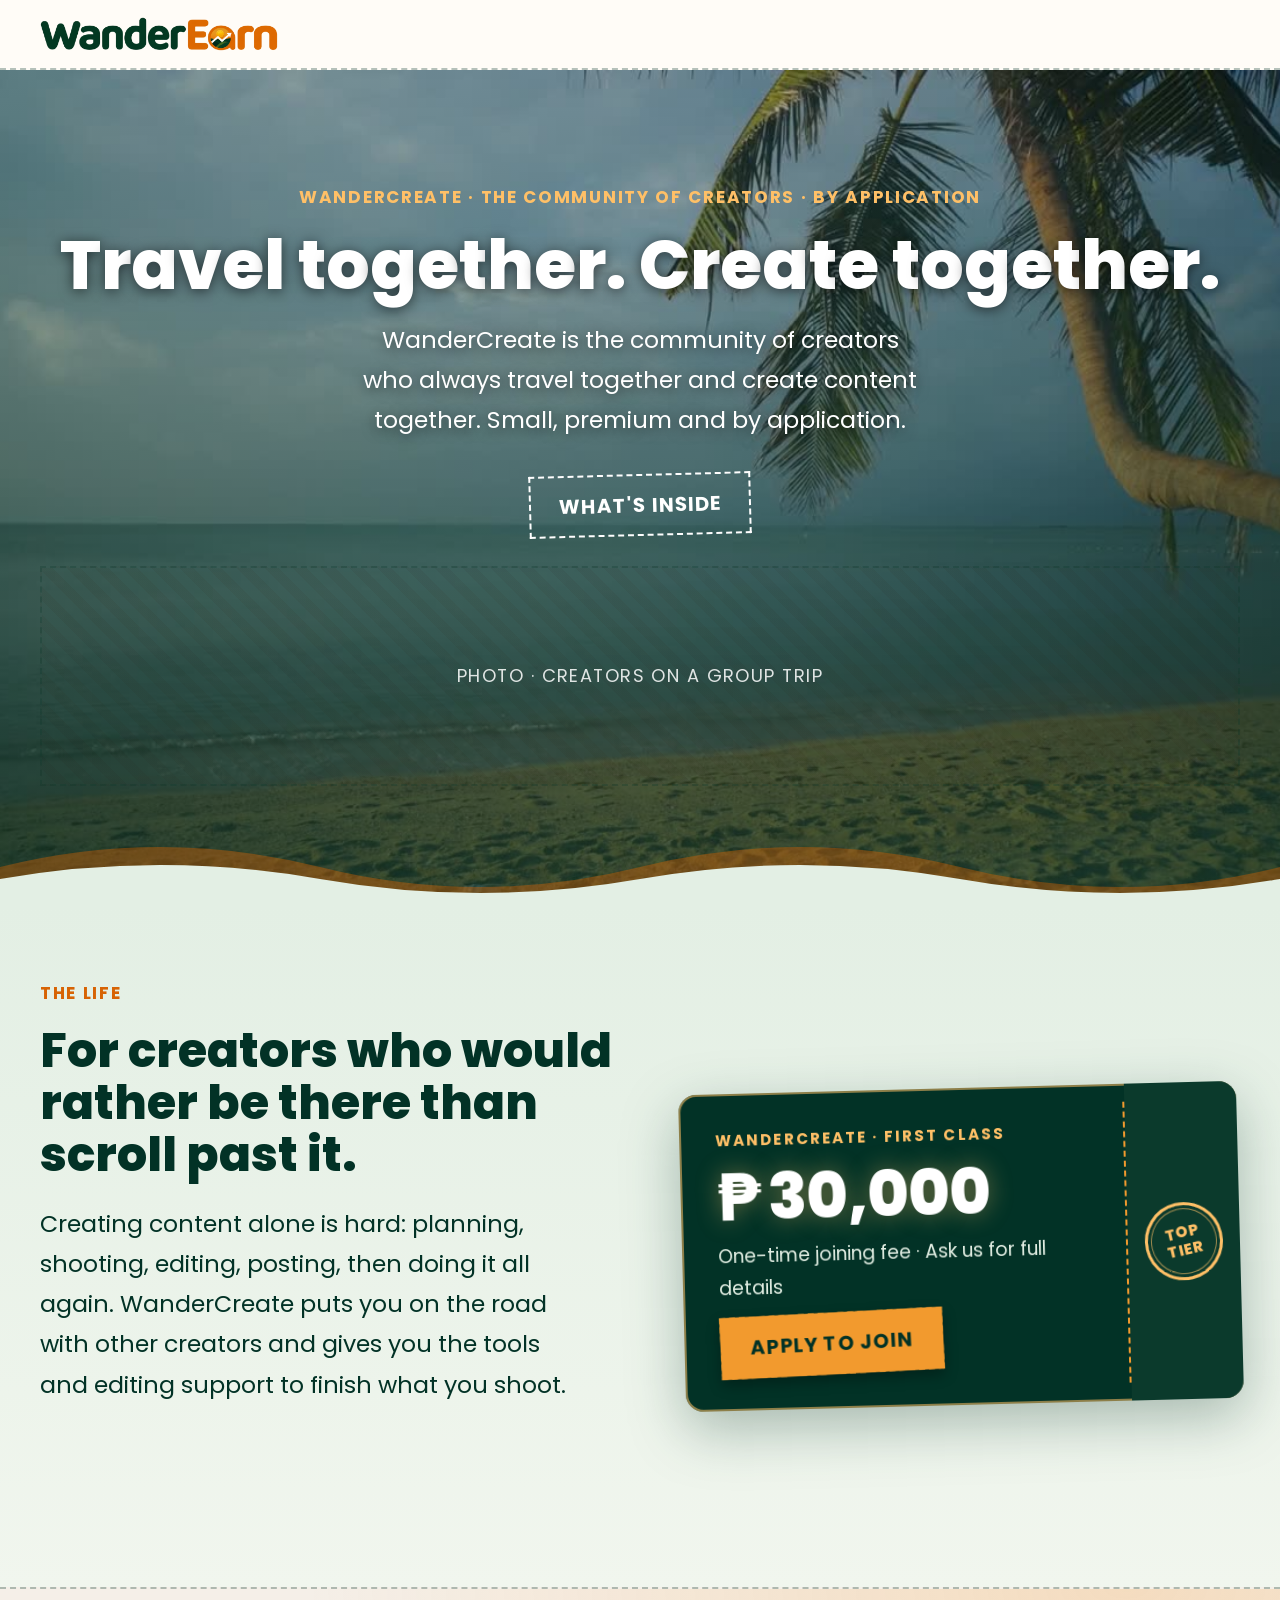
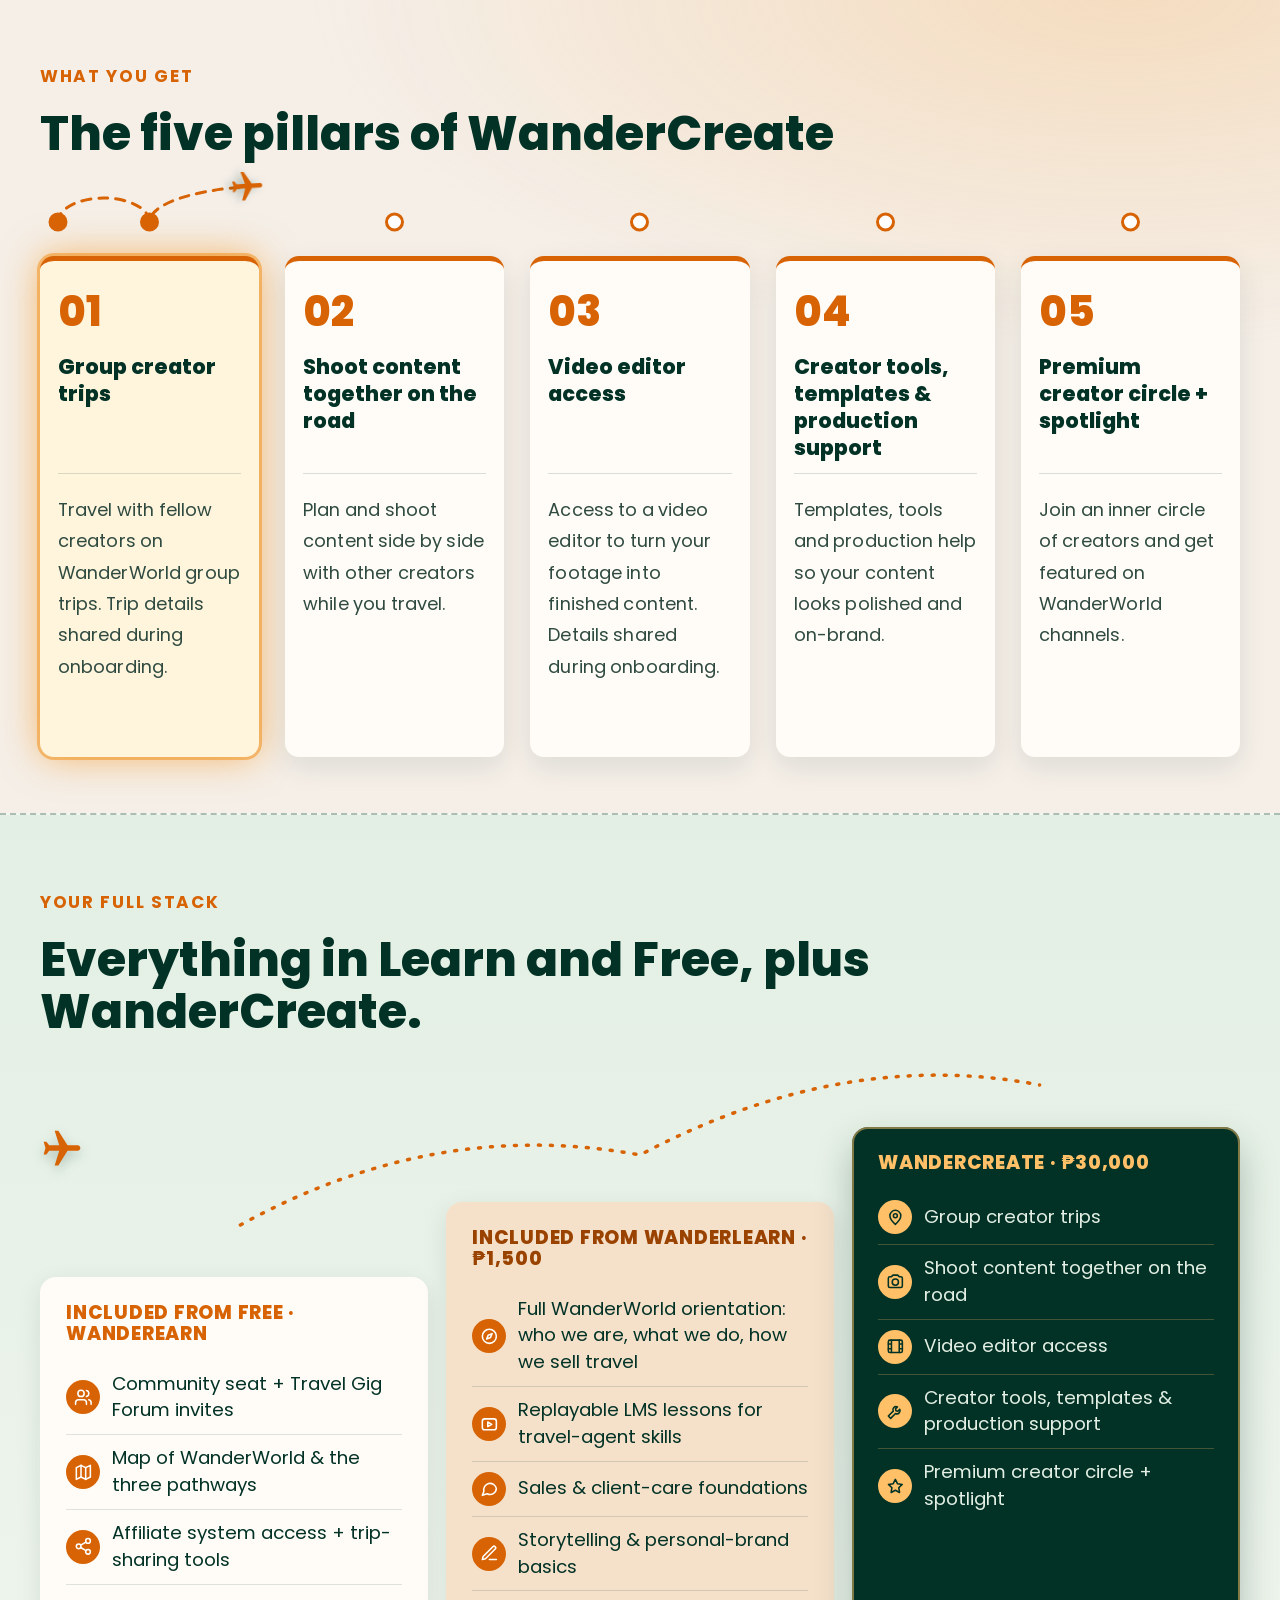
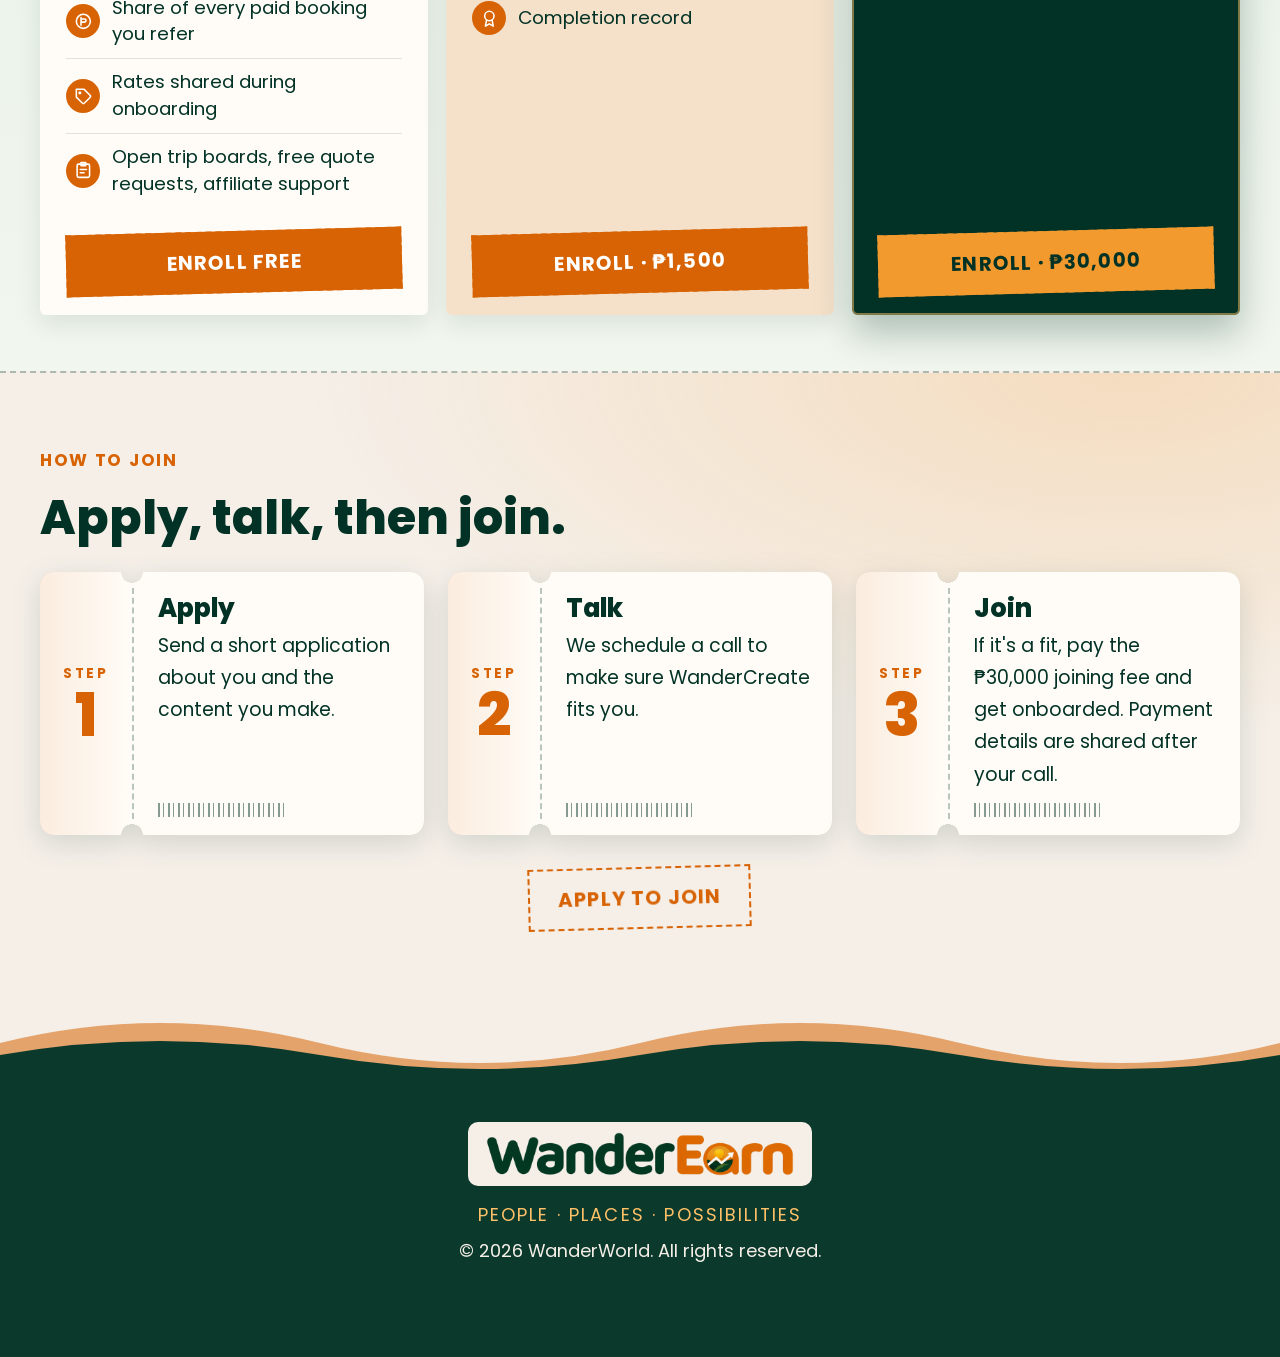
<file: create.html>
<!DOCTYPE html><!--tRg1_q_3_FuLfgITLlnjt--><html lang="en" class="__variable_0f235e __variable_272c0b"><head><meta charSet="utf-8"/><meta name="viewport" content="width=device-width, initial-scale=1"/><link rel="preload" href="/_next/static/media/0484562807a97172-s.p.woff2" as="font" crossorigin="" type="font/woff2"/><link rel="preload" href="/_next/static/media/2cc74b96cdc9383d-s.p.woff2" as="font" crossorigin="" type="font/woff2"/><link rel="preload" href="/_next/static/media/7c1535108079abc4-s.p.woff2" as="font" crossorigin="" type="font/woff2"/><link rel="preload" href="/_next/static/media/7db6c35d839a711c-s.p.woff2" as="font" crossorigin="" type="font/woff2"/><link rel="preload" href="/_next/static/media/8888a3826f4a3af4-s.p.woff2" as="font" crossorigin="" type="font/woff2"/><link rel="preload" href="/_next/static/media/8f91baacbcce7392-s.p.woff2" as="font" crossorigin="" type="font/woff2"/><link rel="preload" href="/_next/static/media/8ff022409545fb2d-s.p.woff2" as="font" crossorigin="" type="font/woff2"/><link rel="preload" href="/_next/static/media/b957ea75a84b6ea7-s.p.woff2" as="font" crossorigin="" type="font/woff2"/><link rel="preload" href="/_next/static/media/c99ef75952aca458-s.p.woff2" as="font" crossorigin="" type="font/woff2"/><link rel="preload" href="/_next/static/media/cf1f69a0c8aed54d-s.p.woff2" as="font" crossorigin="" type="font/woff2"/><link rel="preload" href="/_next/static/media/eafabf029ad39a43-s.p.woff2" as="font" crossorigin="" type="font/woff2"/><link rel="preload" as="image" href="/logo.png?v=we1"/><link rel="stylesheet" href="/_next/static/css/f83b45e46a891dd3.css" data-precedence="next"/><link rel="preload" as="script" fetchPriority="low" href="/_next/static/chunks/webpack-1b377f46e72c49b6.js"/><script src="/_next/static/chunks/4bd1b696-c023c6e3521b1417.js" async=""></script><script src="/_next/static/chunks/255-73938ce8a8eac1ad.js" async=""></script><script src="/_next/static/chunks/main-app-f9b5d20365cb8be2.js" async=""></script><script src="/_next/static/chunks/619-ba102abea3e3d0e4.js" async=""></script><script src="/_next/static/chunks/app/create/page-50a910679b7e5bc0.js" async=""></script><meta name="next-size-adjust" content=""/><title>WanderCreate · ₱30,000 · The Community of Creators</title><meta name="description" content="The community of creators who always travel together and create content together. By application."/><meta name="robots" content="noindex"/><link rel="icon" href="/icon.png?v=we1" type="image/png" sizes="512x512"/><script src="/_next/static/chunks/polyfills-42372ed130431b0a.js" noModule=""></script></head><body><div hidden=""><!--$--><!--/$--></div><header class="top"><div class="wrap bar"><a class="brand logolink" href="/"><img src="/logo.png?v=we1" alt="WanderEarn" class="logo"/></a><nav><a href="/earn">Earn</a><a href="/learn">Learn</a><a href="/create">Create</a></nav></div></header><main><section class="hero"><video class="herovid" src="/hero.mp4" poster="/hero-poster.jpg" autoPlay="" muted="" loop="" playsInline="" preload="auto" aria-hidden="true"></video><div class="waves" aria-hidden="true"><svg viewBox="0 0 2400 80" preserveAspectRatio="none" class="w1"><path d="M0 40 Q150 0 300 40 T600 40 T900 40 T1200 40 T1500 40 T1800 40 T2100 40 T2400 40 V80 H0Z" fill="rgba(215,99,4,.45)"></path></svg><svg viewBox="0 0 2400 80" preserveAspectRatio="none" class="w2"><path d="M0 40 Q150 0 300 40 T600 40 T900 40 T1200 40 T1500 40 T1800 40 T2100 40 T2400 40 V80 H0Z" fill="#E3EFE4"></path></svg></div><div class="wrap"><p class="kicker">WANDERCREATE · THE COMMUNITY OF CREATORS · BY APPLICATION</p><h1><span aria-label="Travel together. Create together."><span aria-hidden="true"><span><span class="ww"><span class="wv" style="--i:0">T</span><span class="wv" style="--i:1">r</span><span class="wv" style="--i:2">a</span><span class="wv" style="--i:3">v</span><span class="wv" style="--i:4">e</span><span class="wv" style="--i:5">l</span></span></span><span> <span class="ww"><span class="wv" style="--i:6">t</span><span class="wv" style="--i:7">o</span><span class="wv" style="--i:8">g</span><span class="wv" style="--i:9">e</span><span class="wv" style="--i:10">t</span><span class="wv" style="--i:11">h</span><span class="wv" style="--i:12">e</span><span class="wv" style="--i:13">r</span><span class="wv" style="--i:14">.</span></span></span><span> <span class="ww"><span class="wv" style="--i:15">C</span><span class="wv" style="--i:16">r</span><span class="wv" style="--i:17">e</span><span class="wv" style="--i:18">a</span><span class="wv" style="--i:19">t</span><span class="wv" style="--i:20">e</span></span></span><span> <span class="ww"><span class="wv" style="--i:21">t</span><span class="wv" style="--i:22">o</span><span class="wv" style="--i:23">g</span><span class="wv" style="--i:24">e</span><span class="wv" style="--i:25">t</span><span class="wv" style="--i:26">h</span><span class="wv" style="--i:27">e</span><span class="wv" style="--i:28">r</span><span class="wv" style="--i:29">.</span></span></span></span></span></h1><p class="lede">WanderCreate is the community of creators who always travel together and create content together. Small, premium and by application.</p><a class="btn" href="https://m.me/your-wanderworld-page" target="_blank" rel="noopener noreferrer">APPLY TO JOIN</a> <a class="btn alt" href="#inside">WHAT&#x27;S INSIDE</a><div class="photo" role="img" aria-label="CREATORS ON A GROUP TRIP"><span>PHOTO · <!-- -->CREATORS ON A GROUP TRIP</span></div></div></section><section class="sec paper"><div class="wrap life"><div><p class="kicker">THE LIFE</p><h2>For creators who would rather be there than scroll past it.</h2><p class="lede">Creating content alone is hard: planning, shooting, editing, posting, then doing it all again. WanderCreate puts you on the road with other creators and gives you the tools and editing support to finish what you shoot.</p><div class="chips stamps"><span style="animation-name:stamp0">Group trips</span><span style="animation-name:stamp1">Shoot together</span><span style="animation-name:stamp2">Video editor</span><span style="animation-name:stamp3">Templates</span><span style="animation-name:stamp4">Spotlight</span></div></div><div class="gt"><div class="gt-in"><div class="gt-main"><p class="gt-k">WANDERCREATE · FIRST CLASS</p><strong class="gt-price"><span class="peso">₱</span>30,000</strong><p>One-time joining fee · Ask us for full details</p><a class="btn" href="https://m.me/your-wanderworld-page" target="_blank" rel="noopener noreferrer">APPLY TO JOIN</a></div><div class="gt-stub"><span class="gt-seal">TOP<br/>TIER</span></div></div></div></div></section><section class="sec" id="inside"><div class="wrap wide"><p class="kicker">WHAT YOU GET</p><h2>The five pillars of WanderCreate</h2><div class="grid five"><div class="flight" aria-hidden="true"></div><div class="card"><span class="num">0<!-- -->1</span><h3>Group creator trips</h3><p>Travel with fellow creators on WanderWorld group trips. Trip details shared during onboarding.</p></div><div class="card"><span class="num">0<!-- -->2</span><h3>Shoot content together on the road</h3><p>Plan and shoot content side by side with other creators while you travel.</p></div><div class="card"><span class="num">0<!-- -->3</span><h3>Video editor access</h3><p>Access to a video editor to turn your footage into finished content. Details shared during onboarding.</p></div><div class="card"><span class="num">0<!-- -->4</span><h3>Creator tools, templates &amp; production support</h3><p>Templates, tools and production help so your content looks polished and on-brand.</p></div><div class="card"><span class="num">0<!-- -->5</span><h3>Premium creator circle + spotlight</h3><p>Join an inner circle of creators and get featured on WanderWorld channels.</p></div></div></div></section><section class="sec paper"><div class="wrap"><p class="kicker">YOUR FULL STACK</p><h2>Everything in Learn and Free, plus WanderCreate.</h2><div class="st v1"><svg class="st-path" viewBox="0 0 1000 260" preserveAspectRatio="none" aria-hidden="true"><path d="M167 178 Q330 70 500 108 Q670 0 833 38" vector-effect="non-scaling-stroke"></path></svg><svg class="st-plane" viewBox="0 0 24 24" aria-hidden="true"><path d="M21 16v-2l-8-5V3.5c0-.83-.67-1.5-1.5-1.5S10 2.67 10 3.5V9l-8 5v2l8-2.5V19l-2 1.5V22l3.5-1 3.5 1v-1.5L13 19v-5.5l8 2.5z" fill-rule="evenodd"></path></svg><div class="st-grid"><div class="st-c st-0"><h3>INCLUDED FROM FREE · WANDEREARN</h3><ul class="sl"><li><span class="sl-i"><svg viewBox="0 0 24 24" aria-hidden="true"><path d="M16 21v-2a4 4 0 0 0-4-4H6a4 4 0 0 0-4 4v2"></path><circle cx="9" cy="7" r="4"></circle><path d="M22 21v-2a4 4 0 0 0-3-3.87M16 3.13a4 4 0 0 1 0 7.75"></path></svg></span><span>Community seat + Travel Gig Forum invites</span></li><li><span class="sl-i"><svg viewBox="0 0 24 24" aria-hidden="true"><path d="M3 6l6-3 6 3 6-3v15l-6 3-6-3-6 3z"></path><path d="M9 3v15M15 6v15"></path></svg></span><span>Map of WanderWorld &amp; the three pathways</span></li><li><span class="sl-i"><svg viewBox="0 0 24 24" aria-hidden="true"><circle cx="18" cy="5" r="3"></circle><circle cx="6" cy="12" r="3"></circle><circle cx="18" cy="19" r="3"></circle><path d="M8.6 13.5l6.8 4M15.4 6.5l-6.8 4"></path></svg></span><span>Affiliate system access + trip-sharing tools</span></li><li><span class="sl-i"><svg viewBox="0 0 24 24" aria-hidden="true"><circle cx="12" cy="12" r="9"></circle><path d="M9 9h4.5a2 2 0 0 1 0 4H9M9 7v10"></path></svg></span><span>Share of every paid booking you refer</span></li><li><span class="sl-i"><svg viewBox="0 0 24 24" aria-hidden="true"><path d="M20.6 13.4l-7.2 7.2a2 2 0 0 1-2.8 0L3 13V3h10l7.6 7.6a2 2 0 0 1 0 2.8z"></path><circle cx="7.5" cy="7.5" r="1"></circle></svg></span><span>Rates shared during onboarding</span></li><li><span class="sl-i"><svg viewBox="0 0 24 24" aria-hidden="true"><rect x="4" y="4" width="16" height="17" rx="2"></rect><path d="M9 2h6v4H9zM8 11h8M8 15h5"></path></svg></span><span>Open trip boards, free quote requests, affiliate support</span></li></ul><a class="btn st-btn" href="https://m.me/your-wanderworld-page" target="_blank" rel="noopener noreferrer">ENROLL FREE</a></div><div class="st-c st-1"><h3>INCLUDED FROM WANDERLEARN · ₱1,500</h3><ul class="sl"><li><span class="sl-i"><svg viewBox="0 0 24 24" aria-hidden="true"><circle cx="12" cy="12" r="9"></circle><path d="M15.5 8.5l-2 5-5 2 2-5z"></path></svg></span><span>Full WanderWorld orientation: who we are, what we do, how we sell travel</span></li><li><span class="sl-i"><svg viewBox="0 0 24 24" aria-hidden="true"><rect x="3" y="5" width="18" height="14" rx="3"></rect><path d="M10 9l5 3-5 3z"></path></svg></span><span>Replayable LMS lessons for travel-agent skills</span></li><li><span class="sl-i"><svg viewBox="0 0 24 24" aria-hidden="true"><path d="M21 12a8 8 0 0 1-11.7 7L3 21l2-5.3A8 8 0 1 1 21 12z"></path></svg></span><span>Sales &amp; client-care foundations</span></li><li><span class="sl-i"><svg viewBox="0 0 24 24" aria-hidden="true"><path d="M12 20h9M16.5 3.5a2.1 2.1 0 0 1 3 3L7 19l-4 1 1-4z"></path></svg></span><span>Storytelling &amp; personal-brand basics</span></li><li><span class="sl-i"><svg viewBox="0 0 24 24" aria-hidden="true"><circle cx="12" cy="9" r="6"></circle><path d="M8.5 14L7 22l5-3 5 3-1.5-8"></path></svg></span><span>Completion record</span></li></ul><a class="btn st-btn" href="https://m.me/your-wanderworld-page" target="_blank" rel="noopener noreferrer">ENROLL · ₱1,500</a></div><div class="st-c st-2"><h3>WANDERCREATE · ₱30,000</h3><ul class="sl"><li><span class="sl-i"><svg viewBox="0 0 24 24" aria-hidden="true"><path d="M12 21s7-6.2 7-11a7 7 0 0 0-14 0c0 4.8 7 11 7 11z"></path><circle cx="12" cy="10" r="2.5"></circle></svg></span><span>Group creator trips</span></li><li><span class="sl-i"><svg viewBox="0 0 24 24" aria-hidden="true"><path d="M3 8a2 2 0 0 1 2-2h2l2-2h6l2 2h2a2 2 0 0 1 2 2v10a2 2 0 0 1-2 2H5a2 2 0 0 1-2-2z"></path><circle cx="12" cy="13" r="4"></circle></svg></span><span>Shoot content together on the road</span></li><li><span class="sl-i"><svg viewBox="0 0 24 24" aria-hidden="true"><rect x="3" y="4" width="18" height="16" rx="2"></rect><path d="M7 4v16M17 4v16M3 9h4M3 15h4M17 9h4M17 15h4"></path></svg></span><span>Video editor access</span></li><li><span class="sl-i"><svg viewBox="0 0 24 24" aria-hidden="true"><path d="M14.7 6.3a4 4 0 0 0-5.4 5.4L3 18l3 3 6.3-6.3a4 4 0 0 0 5.4-5.4l-2.5 2.5-2.4-.6-.6-2.4z"></path></svg></span><span>Creator tools, templates &amp; production support</span></li><li><span class="sl-i"><svg viewBox="0 0 24 24" aria-hidden="true"><path d="M12 3l2.7 5.6 6.1.9-4.4 4.3 1 6.1L12 17l-5.4 2.9 1-6.1L3.2 9.5l6.1-.9z"></path></svg></span><span>Premium creator circle + spotlight</span></li></ul><a class="btn st-btn" href="https://m.me/your-wanderworld-page" target="_blank" rel="noopener noreferrer">ENROLL · ₱30,000</a></div></div></div></div></section><section class="sec" id="apply"><div class="wrap"><p class="kicker">HOW TO JOIN</p><h2>Apply, talk, then join.</h2><div class="tickets"><div class="tk"><div class="tk-in"><div class="tk-stub"><span>STEP</span><b>1</b></div><div class="tk-main"><h3>Apply</h3><p>Send a short application about you and the content you make.</p><i class="tk-bar" aria-hidden="true"></i></div></div></div><div class="tk"><div class="tk-in"><div class="tk-stub"><span>STEP</span><b>2</b></div><div class="tk-main"><h3>Talk</h3><p>We schedule a call to make sure WanderCreate fits you.</p><i class="tk-bar" aria-hidden="true"></i></div></div></div><div class="tk"><div class="tk-in"><div class="tk-stub"><span>STEP</span><b>3</b></div><div class="tk-main"><h3>Join</h3><p>If it&#x27;s a fit, pay the ₱30,000 joining fee and get onboarded. Payment details are shared after your call.</p><i class="tk-bar" aria-hidden="true"></i></div></div></div></div><p class="center" style="margin-top:32px"><a class="btn" href="https://m.me/your-wanderworld-page" target="_blank" rel="noopener noreferrer">APPLY TO JOIN</a></p></div></section><section class="sec paper"><div class="wrap"><p class="kicker">QUESTIONS</p><h2>Before you apply</h2><div class="faq"><details><summary>Why is it application-only?</summary><p>WanderCreate is a small community of creators who travel together. The application and call help make sure everyone is a good fit.</p></details><details><summary>What does the ₱30,000 cover?</summary><p>The one-time joining fee gives you WanderCreate membership plus everything in WanderLearn and the free tier. For what each trip includes, ask us during your call.</p></details><details><summary>How often are the group trips?</summary><p>Trip details are shared during onboarding. Ask us on your call.</p></details><details><summary>How does video editor access work?</summary><p>You get access to a video editor for your content. Details are shared during onboarding.</p></details><details><summary>Do I need to finish WanderLearn first?</summary><p>WanderLearn is included in your WanderCreate stack. Ask us on your call about the best order for you.</p></details></div></div></section><section class="sec"><div class="wrap"><p class="kicker">THE WANDERWORLD LADDER</p><h2>The top of the ladder</h2><p class="lede">Not ready for WanderCreate yet? Start free or begin with WanderLearn.</p><div class="steps"><a class="step" href="/earn"><span class="kicker">STEP 1 · THE AFFILIATE SYSTEM</span><strong class="price free">Free</strong><p>Join the community, get the map of WanderWorld, and start sharing trips through the affiliate system.</p><em>Where everyone starts</em><span class="go">JOIN FREE →</span><span class="orbit" aria-hidden="true"><span class="veh" style="--i:0;--rot:auto 90deg"><svg viewBox="0 0 24 24"><path d="M21 16v-2l-8-5V3.5c0-.83-.67-1.5-1.5-1.5S10 2.67 10 3.5V9l-8 5v2l8-2.5V19l-2 1.5V22l3.5-1 3.5 1v-1.5L13 19v-5.5l8 2.5z" fill-rule="evenodd"></path></svg></span><span class="veh" style="--i:1;--rot:auto 90deg"><svg viewBox="0 0 24 24"><path d="M21 16v-2l-8-5V3.5c0-.83-.67-1.5-1.5-1.5S10 2.67 10 3.5V9l-8 5v2l8-2.5V19l-2 1.5V22l3.5-1 3.5 1v-1.5L13 19v-5.5l8 2.5z" fill-rule="evenodd"></path></svg></span></span></a><a class="step" href="/learn"><span class="kicker">STEP 2 · THE PREMIER TRAVEL AGENT LEARNING INSTITUTION</span><strong class="price"><span class="peso">₱</span>1,500</strong><p>Learn who we are, what we do and how we sell travel, with replayable lessons and a completion record.</p><em>Includes everything in Free</em><span class="go">ENROLL →</span><span class="orbit" aria-hidden="true"><span class="veh" style="--i:0;--rot:0deg"><svg viewBox="0 0 24 24"><path d="M10.5 5v10.5H4zM12.5 3v12.5H20zM2 17.5h20l-3 4H5z" fill-rule="evenodd"></path></svg></span><span class="veh" style="--i:1;--rot:0deg"><svg viewBox="0 0 24 24"><path d="M10.5 5v10.5H4zM12.5 3v12.5H20zM2 17.5h20l-3 4H5z" fill-rule="evenodd"></path></svg></span></span></a><a class="step" href="/create"><span class="kicker">STEP 3 · THE COMMUNITY OF CREATORS</span><strong class="price"><span class="peso">₱</span>30,000</strong><p>Travel together, create content together, with video-editor access and production support.</p><em>Includes everything in Learn + Free</em><span class="go">APPLY →</span><span class="orbit" aria-hidden="true"><span class="veh" style="--i:0;--rot:0deg"><svg viewBox="0 0 24 24"><path d="M18.92 6.01C18.72 5.42 18.16 5 17.5 5h-11c-.66 0-1.21.42-1.42 1.01L3 12v8c0 .55.45 1 1 1h1c.55 0 1-.45 1-1v-1h12v1c0 .55.45 1 1 1h1c.55 0 1-.45 1-1v-8l-2.08-5.99zM6.5 16c-.83 0-1.5-.67-1.5-1.5S5.67 13 6.5 13s1.5.67 1.5 1.5S7.33 16 6.5 16zm11 0c-.83 0-1.5-.67-1.5-1.5s.67-1.5 1.5-1.5 1.5.67 1.5 1.5-.67 1.5-1.5 1.5zM5 11l1.5-4.5h11L19 11H5z" fill-rule="evenodd"></path></svg></span><span class="veh" style="--i:1;--rot:0deg"><svg viewBox="0 0 24 24"><path d="M18.92 6.01C18.72 5.42 18.16 5 17.5 5h-11c-.66 0-1.21.42-1.42 1.01L3 12v8c0 .55.45 1 1 1h1c.55 0 1-.45 1-1v-1h12v1c0 .55.45 1 1 1h1c.55 0 1-.45 1-1v-8l-2.08-5.99zM6.5 16c-.83 0-1.5-.67-1.5-1.5S5.67 13 6.5 13s1.5.67 1.5 1.5S7.33 16 6.5 16zm11 0c-.83 0-1.5-.67-1.5-1.5s.67-1.5 1.5-1.5 1.5.67 1.5 1.5-.67 1.5-1.5 1.5zM5 11l1.5-4.5h11L19 11H5z" fill-rule="evenodd"></path></svg></span></span></a></div></div></section><div class="footwave"><div class="waves" aria-hidden="true"><svg viewBox="0 0 2400 80" preserveAspectRatio="none" class="w1"><path d="M0 40 Q150 0 300 40 T600 40 T900 40 T1200 40 T1500 40 T1800 40 T2100 40 T2400 40 V80 H0Z" fill="rgba(215,99,4,.6)"></path></svg><svg viewBox="0 0 2400 80" preserveAspectRatio="none" class="w2"><path d="M0 40 Q150 0 300 40 T600 40 T900 40 T1200 40 T1500 40 T1800 40 T2100 40 T2400 40 V80 H0Z" fill="#0B3A2C"></path></svg></div></div><footer class="foot"><div class="wrap"><img src="/logo.png?v=we1" alt="WanderEarn" class="logo big"/><p>PEOPLE · PLACES · POSSIBILITIES</p><nav><a href="/">HOME</a><a href="/earn">WANDEREARN</a><a href="/learn">WANDERLEARN</a><a href="/create">WANDERCREATE</a></nav><small>© 2026 WanderWorld. All rights reserved.</small></div></footer><a class="btn sticky" href="https://m.me/your-wanderworld-page" target="_blank" rel="noopener noreferrer">APPLY TO JOIN</a></main><!--$--><!--/$--><script src="/_next/static/chunks/webpack-1b377f46e72c49b6.js" id="_R_" async=""></script><script>(self.__next_f=self.__next_f||[]).push([0])</script><script>self.__next_f.push([1,"1:\"$Sreact.fragment\"\n2:I[2619,[\"619\",\"static/chunks/619-ba102abea3e3d0e4.js\",\"323\",\"static/chunks/app/create/page-50a910679b7e5bc0.js\"],\"\"]\n3:I[9766,[],\"\"]\n4:I[8924,[],\"\"]\n18:I[7150,[],\"\"]\n:HL[\"/_next/static/media/0484562807a97172-s.p.woff2\",\"font\",{\"crossOrigin\":\"\",\"type\":\"font/woff2\"}]\n:HL[\"/_next/static/media/2cc74b96cdc9383d-s.p.woff2\",\"font\",{\"crossOrigin\":\"\",\"type\":\"font/woff2\"}]\n:HL[\"/_next/static/media/7c1535108079abc4-s.p.woff2\",\"font\",{\"crossOrigin\":\"\",\"type\":\"font/woff2\"}]\n:HL[\"/_next/static/media/7db6c35d839a711c-s.p.woff2\",\"font\",{\"crossOrigin\":\"\",\"type\":\"font/woff2\"}]\n:HL[\"/_next/static/media/8888a3826f4a3af4-s.p.woff2\",\"font\",{\"crossOrigin\":\"\",\"type\":\"font/woff2\"}]\n:HL[\"/_next/static/media/8f91baacbcce7392-s.p.woff2\",\"font\",{\"crossOrigin\":\"\",\"type\":\"font/woff2\"}]\n:HL[\"/_next/static/media/8ff022409545fb2d-s.p.woff2\",\"font\",{\"crossOrigin\":\"\",\"type\":\"font/woff2\"}]\n:HL[\"/_next/static/media/b957ea75a84b6ea7-s.p.woff2\",\"font\",{\"crossOrigin\":\"\",\"type\":\"font/woff2\"}]\n:HL[\"/_next/static/media/c99ef75952aca458-s.p.woff2\",\"font\",{\"crossOrigin\":\"\",\"type\":\"font/woff2\"}]\n:HL[\"/_next/static/media/cf1f69a0c8aed54d-s.p.woff2\",\"font\",{\"crossOrigin\":\"\",\"type\":\"font/woff2\"}]\n:HL[\"/_next/static/media/eafabf029ad39a43-s.p.woff2\",\"font\",{\"crossOrigin\":\"\",\"type\":\"font/woff2\"}]\n:HL[\"/_next/static/css/f83b45e46a891dd3.css\",\"style\"]\n"])</script><script>self.__next_f.push([1,"0:{\"P\":null,\"b\":\"tRg1_q_3_FuLfgITLlnjt\",\"p\":\"\",\"c\":[\"\",\"create\"],\"i\":false,\"f\":[[[\"\",{\"children\":[\"create\",{\"children\":[\"__PAGE__\",{}]}]},\"$undefined\",\"$undefined\",true],[\"\",[\"$\",\"$1\",\"c\",{\"children\":[[[\"$\",\"link\",\"0\",{\"rel\":\"stylesheet\",\"href\":\"/_next/static/css/f83b45e46a891dd3.css\",\"precedence\":\"next\",\"crossOrigin\":\"$undefined\",\"nonce\":\"$undefined\"}]],[\"$\",\"html\",null,{\"lang\":\"en\",\"className\":\"__variable_0f235e __variable_272c0b\",\"children\":[\"$\",\"body\",null,{\"children\":[[\"$\",\"header\",null,{\"className\":\"top\",\"children\":[\"$\",\"div\",null,{\"className\":\"wrap bar\",\"children\":[[\"$\",\"$L2\",null,{\"href\":\"/\",\"className\":\"brand logolink\",\"children\":[\"$\",\"img\",null,{\"src\":\"/logo.png?v=we1\",\"alt\":\"WanderEarn\",\"className\":\"logo\"}]}],[\"$\",\"nav\",null,{\"children\":[[\"$\",\"$L2\",null,{\"href\":\"/earn\",\"children\":\"Earn\"}],[\"$\",\"$L2\",null,{\"href\":\"/learn\",\"children\":\"Learn\"}],[\"$\",\"$L2\",null,{\"href\":\"/create\",\"children\":\"Create\"}]]}]]}]}],[\"$\",\"$L3\",null,{\"parallelRouterKey\":\"children\",\"error\":\"$undefined\",\"errorStyles\":\"$undefined\",\"errorScripts\":\"$undefined\",\"template\":[\"$\",\"$L4\",null,{}],\"templateStyles\":\"$undefined\",\"templateScripts\":\"$undefined\",\"notFound\":[[[\"$\",\"title\",null,{\"children\":\"404: This page could not be found.\"}],[\"$\",\"div\",null,{\"style\":{\"fontFamily\":\"system-ui,\\\"Segoe UI\\\",Roboto,Helvetica,Arial,sans-serif,\\\"Apple Color Emoji\\\",\\\"Segoe UI Emoji\\\"\",\"height\":\"100vh\",\"textAlign\":\"center\",\"display\":\"flex\",\"flexDirection\":\"column\",\"alignItems\":\"center\",\"justifyContent\":\"center\"},\"children\":[\"$\",\"div\",null,{\"children\":[[\"$\",\"style\",null,{\"dangerouslySetInnerHTML\":{\"__html\":\"body{color:#000;background:#fff;margin:0}.next-error-h1{border-right:1px solid rgba(0,0,0,.3)}@media (prefers-color-scheme:dark){body{color:#fff;background:#000}.next-error-h1{border-right:1px solid rgba(255,255,255,.3)}}\"}}],[\"$\",\"h1\",null,{\"className\":\"next-error-h1\",\"style\":{\"display\":\"inline-block\",\"margin\":\"0 20px 0 0\",\"padding\":\"0 23px 0 0\",\"fontSize\":24,\"fontWeight\":500,\"verticalAlign\":\"top\",\"lineHeight\":\"49px\"},\"children\":404}],[\"$\",\"div\",null,{\"style\":{\"display\":\"inline-block\"},\"children\":[\"$\",\"h2\",null,{\"style\":{\"fontSize\":14,\"fontWeight\":400,\"lineHeight\":\"49px\",\"margin\":0},\"children\":\"This page could not be found.\"}]}]]}]}]],[]],\"forbidden\":\"$undefined\",\"unauthorized\":\"$undefined\"}]]}]}]]}],{\"children\":[\"create\",[\"$\",\"$1\",\"c\",{\"children\":[null,[\"$\",\"$L3\",null,{\"parallelRouterKey\":\"children\",\"error\":\"$undefined\",\"errorStyles\":\"$undefined\",\"errorScripts\":\"$undefined\",\"template\":[\"$\",\"$L4\",null,{}],\"templateStyles\":\"$undefined\",\"templateScripts\":\"$undefined\",\"notFound\":\"$undefined\",\"forbidden\":\"$undefined\",\"unauthorized\":\"$undefined\"}]]}],{\"children\":[\"__PAGE__\",[\"$\",\"$1\",\"c\",{\"children\":[[\"$\",\"main\",null,{\"children\":[[\"$\",\"section\",null,{\"className\":\"hero\",\"children\":[[[\"$\",\"video\",null,{\"className\":\"herovid\",\"src\":\"/hero.mp4\",\"poster\":\"/hero-poster.jpg\",\"autoPlay\":true,\"muted\":true,\"loop\":true,\"playsInline\":true,\"preload\":\"auto\",\"aria-hidden\":\"true\"}],[\"$\",\"div\",null,{\"className\":\"waves\",\"aria-hidden\":\"true\",\"children\":[[\"$\",\"svg\",null,{\"viewBox\":\"0 0 2400 80\",\"preserveAspectRatio\":\"none\",\"className\":\"w1\",\"children\":[\"$\",\"path\",null,{\"d\":\"M0 40 Q150 0 300 40 T600 40 T900 40 T1200 40 T1500 40 T1800 40 T2100 40 T2400 40 V80 H0Z\",\"fill\":\"rgba(215,99,4,.45)\"}]}],[\"$\",\"svg\",null,{\"viewBox\":\"0 0 2400 80\",\"preserveAspectRatio\":\"none\",\"className\":\"w2\",\"children\":[\"$\",\"path\",null,{\"d\":\"M0 40 Q150 0 300 40 T600 40 T900 40 T1200 40 T1500 40 T1800 40 T2100 40 T2400 40 V80 H0Z\",\"fill\":\"#E3EFE4\"}]}]]}]],[\"$\",\"div\",null,{\"className\":\"wrap\",\"children\":[[\"$\",\"p\",null,{\"className\":\"kicker\",\"children\":\"WANDERCREATE · THE COMMUNITY OF CREATORS · BY APPLICATION\"}],[\"$\",\"h1\",null,{\"children\":[\"$\",\"span\",null,{\"aria-label\":\"Travel together. Create together.\",\"children\":[[\"$\",\"span\",\"0\",{\"aria-hidden\":\"true\",\"children\":[false,[[\"$\",\"span\",\"0\",{\"children\":[false,[\"$\",\"span\",null,{\"className\":\"ww\",\"children\":[[\"$\",\"span\",\"1\",{\"className\":\"wv\",\"style\":{\"--i\":0},\"children\":\"T\"}],[\"$\",\"span\",\"2\",{\"className\":\"wv\",\"style\":{\"--i\":1},\"children\":\"r\"}],[\"$\",\"span\",\"3\",{\"className\":\"wv\",\"style\":{\"--i\":2},\"children\":\"a\"}],[\"$\",\"span\",\"4\",{\"className\":\"wv\",\"style\":{\"--i\":3},\"children\":\"v\"}],[\"$\",\"span\",\"5\",{\"className\":\"wv\",\"style\":{\"--i\":4},\"children\":\"e\"}],[\"$\",\"span\",\"6\",{\"className\":\"wv\",\"style\":{\"--i\":5},\"children\":\"l\"}]]}]]}],[\"$\",\"span\",\"1\",{\"children\":[\" \",[\"$\",\"span\",null,{\"className\":\"ww\",\"children\":[[\"$\",\"span\",\"7\",{\"className\":\"wv\",\"style\":{\"--i\":6},\"children\":\"t\"}],[\"$\",\"span\",\"8\",{\"className\":\"wv\",\"style\":{\"--i\":7},\"children\":\"o\"}],[\"$\",\"span\",\"9\",{\"className\":\"wv\",\"style\":{\"--i\":8},\"children\":\"g\"}],[\"$\",\"span\",\"10\",{\"className\":\"wv\",\"style\":{\"--i\":9},\"children\":\"e\"}],[\"$\",\"span\",\"11\",{\"className\":\"wv\",\"style\":{\"--i\":10},\"children\":\"t\"}],[\"$\",\"span\",\"12\",{\"className\":\"wv\",\"style\":{\"--i\":11},\"children\":\"h\"}],[\"$\",\"span\",\"13\",{\"className\":\"wv\",\"style\":{\"--i\":12},\"children\":\"e\"}],[\"$\",\"span\",\"14\",{\"className\":\"wv\",\"style\":{\"--i\":13},\"children\":\"r\"}],[\"$\",\"span\",\"15\",{\"className\":\"wv\",\"style\":{\"--i\":14},\"children\":\".\"}]]}]]}],[\"$\",\"span\",\"2\",{\"children\":[\" \",[\"$\",\"span\",null,{\"className\":\"ww\",\"children\":[[\"$\",\"span\",\"16\",{\"className\":\"wv\",\"style\":{\"--i\":15},\"children\":\"C\"}],\"$L5\",\"$L6\",\"$L7\",\"$L8\",\"$L9\"]}]]}],\"$La\"]]}]]}]}],\"$Lb\",\"$Lc\",\" \",\"$Ld\",\"$Le\"]}]]}],\"$Lf\",\"$L10\",\"$L11\",\"$L12\",\"$L13\",\"$L14\",\"$L15\"]}],null,\"$L16\"]}],{},null,false]},null,false]},null,false],\"$L17\",false]],\"m\":\"$undefined\",\"G\":[\"$18\",[]],\"s\":false,\"S\":true}\n"])</script><script>self.__next_f.push([1,"19:I[3436,[\"619\",\"static/chunks/619-ba102abea3e3d0e4.js\",\"323\",\"static/chunks/app/create/page-50a910679b7e5bc0.js\"],\"default\"]\n20:I[4431,[],\"OutletBoundary\"]\n22:I[5278,[],\"AsyncMetadataOutlet\"]\n24:I[4431,[],\"ViewportBoundary\"]\n26:I[4431,[],\"MetadataBoundary\"]\n27:\"$Sreact.suspense\"\n5:[\"$\",\"span\",\"17\",{\"className\":\"wv\",\"style\":{\"--i\":16},\"children\":\"r\"}]\n6:[\"$\",\"span\",\"18\",{\"className\":\"wv\",\"style\":{\"--i\":17},\"children\":\"e\"}]\n7:[\"$\",\"span\",\"19\",{\"className\":\"wv\",\"style\":{\"--i\":18},\"children\":\"a\"}]\n8:[\"$\",\"span\",\"20\",{\"className\":\"wv\",\"style\":{\"--i\":19},\"children\":\"t\"}]\n9:[\"$\",\"span\",\"21\",{\"className\":\"wv\",\"style\":{\"--i\":20},\"children\":\"e\"}]\n"])</script><script>self.__next_f.push([1,"a:[\"$\",\"span\",\"3\",{\"children\":[\" \",[\"$\",\"span\",null,{\"className\":\"ww\",\"children\":[[\"$\",\"span\",\"22\",{\"className\":\"wv\",\"style\":{\"--i\":21},\"children\":\"t\"}],[\"$\",\"span\",\"23\",{\"className\":\"wv\",\"style\":{\"--i\":22},\"children\":\"o\"}],[\"$\",\"span\",\"24\",{\"className\":\"wv\",\"style\":{\"--i\":23},\"children\":\"g\"}],[\"$\",\"span\",\"25\",{\"className\":\"wv\",\"style\":{\"--i\":24},\"children\":\"e\"}],[\"$\",\"span\",\"26\",{\"className\":\"wv\",\"style\":{\"--i\":25},\"children\":\"t\"}],[\"$\",\"span\",\"27\",{\"className\":\"wv\",\"style\":{\"--i\":26},\"children\":\"h\"}],[\"$\",\"span\",\"28\",{\"className\":\"wv\",\"style\":{\"--i\":27},\"children\":\"e\"}],[\"$\",\"span\",\"29\",{\"className\":\"wv\",\"style\":{\"--i\":28},\"children\":\"r\"}],[\"$\",\"span\",\"30\",{\"className\":\"wv\",\"style\":{\"--i\":29},\"children\":\".\"}]]}]]}]\n"])</script><script>self.__next_f.push([1,"b:[\"$\",\"p\",null,{\"className\":\"lede\",\"children\":\"WanderCreate is the community of creators who always travel together and create content together. Small, premium and by application.\"}]\nc:[\"$\",\"a\",null,{\"className\":\"btn\",\"href\":\"https://m.me/your-wanderworld-page\",\"target\":\"_blank\",\"rel\":\"noopener noreferrer\",\"children\":\"APPLY TO JOIN\"}]\nd:[\"$\",\"a\",null,{\"className\":\"btn alt\",\"href\":\"#inside\",\"children\":\"WHAT'S INSIDE\"}]\ne:[\"$\",\"div\",null,{\"className\":\"photo\",\"role\":\"img\",\"aria-label\":\"CREATORS ON A GROUP TRIP\",\"children\":[\"$\",\"span\",null,{\"children\":[\"PHOTO · \",\"CREATORS ON A GROUP TRIP\"]}]}]\n"])</script><script>self.__next_f.push([1,"f:[\"$\",\"section\",null,{\"className\":\"sec paper\",\"children\":[\"$\",\"div\",null,{\"className\":\"wrap life\",\"children\":[[\"$\",\"div\",null,{\"children\":[[\"$\",\"p\",null,{\"className\":\"kicker\",\"children\":\"THE LIFE\"}],[\"$\",\"h2\",null,{\"children\":\"For creators who would rather be there than scroll past it.\"}],[\"$\",\"p\",null,{\"className\":\"lede\",\"children\":\"Creating content alone is hard: planning, shooting, editing, posting, then doing it all again. WanderCreate puts you on the road with other creators and gives you the tools and editing support to finish what you shoot.\"}],[\"$\",\"div\",null,{\"className\":\"chips stamps\",\"children\":[[\"$\",\"span\",\"Group trips\",{\"style\":{\"animationName\":\"stamp0\"},\"children\":\"Group trips\"}],[\"$\",\"span\",\"Shoot together\",{\"style\":{\"animationName\":\"stamp1\"},\"children\":\"Shoot together\"}],[\"$\",\"span\",\"Video editor\",{\"style\":{\"animationName\":\"stamp2\"},\"children\":\"Video editor\"}],[\"$\",\"span\",\"Templates\",{\"style\":{\"animationName\":\"stamp3\"},\"children\":\"Templates\"}],[\"$\",\"span\",\"Spotlight\",{\"style\":{\"animationName\":\"stamp4\"},\"children\":\"Spotlight\"}]]}]]}],[\"$\",\"div\",null,{\"className\":\"gt\",\"children\":[\"$\",\"div\",null,{\"className\":\"gt-in\",\"children\":[[\"$\",\"div\",null,{\"className\":\"gt-main\",\"children\":[[\"$\",\"p\",null,{\"className\":\"gt-k\",\"children\":\"WANDERCREATE · FIRST CLASS\"}],[\"$\",\"strong\",null,{\"className\":\"gt-price\",\"children\":[[\"$\",\"span\",null,{\"className\":\"peso\",\"children\":\"₱\"}],\"30,000\"]}],[\"$\",\"p\",null,{\"children\":\"One-time joining fee · Ask us for full details\"}],[\"$\",\"a\",null,{\"className\":\"btn\",\"href\":\"https://m.me/your-wanderworld-page\",\"target\":\"_blank\",\"rel\":\"noopener noreferrer\",\"children\":\"APPLY TO JOIN\"}]]}],[\"$\",\"div\",null,{\"className\":\"gt-stub\",\"children\":[\"$\",\"span\",null,{\"className\":\"gt-seal\",\"children\":[\"TOP\",[\"$\",\"br\",null,{}],\"TIER\"]}]}]]}]}]]}]}]\n"])</script><script>self.__next_f.push([1,"10:[\"$\",\"section\",null,{\"className\":\"sec\",\"id\":\"inside\",\"children\":[\"$\",\"div\",null,{\"className\":\"wrap wide\",\"children\":[[\"$\",\"p\",null,{\"className\":\"kicker\",\"children\":\"WHAT YOU GET\"}],[\"$\",\"h2\",null,{\"children\":\"The five pillars of WanderCreate\"}],[\"$\",\"div\",null,{\"className\":\"grid five\",\"children\":[[\"$\",\"$L19\",null,{}],[[\"$\",\"div\",\"Group creator trips\",{\"className\":\"card\",\"children\":[[\"$\",\"span\",null,{\"className\":\"num\",\"children\":[\"0\",1]}],[\"$\",\"h3\",null,{\"children\":\"Group creator trips\"}],[\"$\",\"p\",null,{\"children\":\"Travel with fellow creators on WanderWorld group trips. Trip details shared during onboarding.\"}]]}],[\"$\",\"div\",\"Shoot content together on the road\",{\"className\":\"card\",\"children\":[[\"$\",\"span\",null,{\"className\":\"num\",\"children\":[\"0\",2]}],[\"$\",\"h3\",null,{\"children\":\"Shoot content together on the road\"}],[\"$\",\"p\",null,{\"children\":\"Plan and shoot content side by side with other creators while you travel.\"}]]}],[\"$\",\"div\",\"Video editor access\",{\"className\":\"card\",\"children\":[[\"$\",\"span\",null,{\"className\":\"num\",\"children\":[\"0\",3]}],[\"$\",\"h3\",null,{\"children\":\"Video editor access\"}],[\"$\",\"p\",null,{\"children\":\"Access to a video editor to turn your footage into finished content. Details shared during onboarding.\"}]]}],[\"$\",\"div\",\"Creator tools, templates \u0026 production support\",{\"className\":\"card\",\"children\":[[\"$\",\"span\",null,{\"className\":\"num\",\"children\":[\"0\",4]}],[\"$\",\"h3\",null,{\"children\":\"Creator tools, templates \u0026 production support\"}],[\"$\",\"p\",null,{\"children\":\"Templates, tools and production help so your content looks polished and on-brand.\"}]]}],[\"$\",\"div\",\"Premium creator circle + spotlight\",{\"className\":\"card\",\"children\":[[\"$\",\"span\",null,{\"className\":\"num\",\"children\":[\"0\",5]}],[\"$\",\"h3\",null,{\"children\":\"Premium creator circle + spotlight\"}],[\"$\",\"p\",null,{\"children\":\"Join an inner circle of creators and get featured on WanderWorld channels.\"}]]}]]]}]]}]}]\n"])</script><script>self.__next_f.push([1,"11:[\"$\",\"section\",null,{\"className\":\"sec paper\",\"children\":[\"$\",\"div\",null,{\"className\":\"wrap\",\"children\":[[\"$\",\"p\",null,{\"className\":\"kicker\",\"children\":\"YOUR FULL STACK\"}],[\"$\",\"h2\",null,{\"children\":\"Everything in Learn and Free, plus WanderCreate.\"}],[\"$\",\"div\",null,{\"className\":\"st v1\",\"children\":[[\"$\",\"svg\",null,{\"className\":\"st-path\",\"viewBox\":\"0 0 1000 260\",\"preserveAspectRatio\":\"none\",\"aria-hidden\":\"true\",\"children\":[\"$\",\"path\",null,{\"d\":\"M167 178 Q330 70 500 108 Q670 0 833 38\",\"vectorEffect\":\"non-scaling-stroke\"}]}],[\"$\",\"svg\",null,{\"className\":\"st-plane\",\"viewBox\":\"0 0 24 24\",\"aria-hidden\":\"true\",\"children\":[\"$\",\"path\",null,{\"d\":\"M21 16v-2l-8-5V3.5c0-.83-.67-1.5-1.5-1.5S10 2.67 10 3.5V9l-8 5v2l8-2.5V19l-2 1.5V22l3.5-1 3.5 1v-1.5L13 19v-5.5l8 2.5z\",\"fillRule\":\"evenodd\"}]}],[\"$\",\"div\",null,{\"className\":\"st-grid\",\"children\":[[\"$\",\"div\",null,{\"className\":\"st-c st-0\",\"children\":[[\"$\",\"h3\",null,{\"children\":\"INCLUDED FROM FREE · WANDEREARN\"}],[\"$\",\"ul\",null,{\"className\":\"sl\",\"children\":[[\"$\",\"li\",\"Community seat + Travel Gig Forum invites\",{\"children\":[[\"$\",\"span\",null,{\"className\":\"sl-i\",\"children\":[\"$\",\"svg\",null,{\"viewBox\":\"0 0 24 24\",\"aria-hidden\":\"true\",\"children\":[[\"$\",\"path\",null,{\"d\":\"M16 21v-2a4 4 0 0 0-4-4H6a4 4 0 0 0-4 4v2\"}],[\"$\",\"circle\",null,{\"cx\":\"9\",\"cy\":\"7\",\"r\":\"4\"}],[\"$\",\"path\",null,{\"d\":\"M22 21v-2a4 4 0 0 0-3-3.87M16 3.13a4 4 0 0 1 0 7.75\"}]]}]}],[\"$\",\"span\",null,{\"children\":\"Community seat + Travel Gig Forum invites\"}]]}],[\"$\",\"li\",\"Map of WanderWorld \u0026 the three pathways\",{\"children\":[[\"$\",\"span\",null,{\"className\":\"sl-i\",\"children\":[\"$\",\"svg\",null,{\"viewBox\":\"0 0 24 24\",\"aria-hidden\":\"true\",\"children\":[[\"$\",\"path\",null,{\"d\":\"M3 6l6-3 6 3 6-3v15l-6 3-6-3-6 3z\"}],[\"$\",\"path\",null,{\"d\":\"M9 3v15M15 6v15\"}]]}]}],[\"$\",\"span\",null,{\"children\":\"Map of WanderWorld \u0026 the three pathways\"}]]}],[\"$\",\"li\",\"Affiliate system access + trip-sharing tools\",{\"children\":[[\"$\",\"span\",null,{\"className\":\"sl-i\",\"children\":[\"$\",\"svg\",null,{\"viewBox\":\"0 0 24 24\",\"aria-hidden\":\"true\",\"children\":[[\"$\",\"circle\",null,{\"cx\":\"18\",\"cy\":\"5\",\"r\":\"3\"}],[\"$\",\"circle\",null,{\"cx\":\"6\",\"cy\":\"12\",\"r\":\"3\"}],[\"$\",\"circle\",null,{\"cx\":\"18\",\"cy\":\"19\",\"r\":\"3\"}],[\"$\",\"path\",null,{\"d\":\"M8.6 13.5l6.8 4M15.4 6.5l-6.8 4\"}]]}]}],[\"$\",\"span\",null,{\"children\":\"Affiliate system access + trip-sharing tools\"}]]}],[\"$\",\"li\",\"Share of every paid booking you refer\",{\"children\":[[\"$\",\"span\",null,{\"className\":\"sl-i\",\"children\":[\"$\",\"svg\",null,{\"viewBox\":\"0 0 24 24\",\"aria-hidden\":\"true\",\"children\":[[\"$\",\"circle\",null,{\"cx\":\"12\",\"cy\":\"12\",\"r\":\"9\"}],[\"$\",\"path\",null,{\"d\":\"M9 9h4.5a2 2 0 0 1 0 4H9M9 7v10\"}]]}]}],[\"$\",\"span\",null,{\"children\":\"Share of every paid booking you refer\"}]]}],[\"$\",\"li\",\"Rates shared during onboarding\",{\"children\":[[\"$\",\"span\",null,{\"className\":\"sl-i\",\"children\":[\"$\",\"svg\",null,{\"viewBox\":\"0 0 24 24\",\"aria-hidden\":\"true\",\"children\":[[\"$\",\"path\",null,{\"d\":\"M20.6 13.4l-7.2 7.2a2 2 0 0 1-2.8 0L3 13V3h10l7.6 7.6a2 2 0 0 1 0 2.8z\"}],[\"$\",\"circle\",null,{\"cx\":\"7.5\",\"cy\":\"7.5\",\"r\":\"1\"}]]}]}],[\"$\",\"span\",null,{\"children\":\"Rates shared during onboarding\"}]]}],[\"$\",\"li\",\"Open trip boards, free quote requests, affiliate support\",{\"children\":[[\"$\",\"span\",null,{\"className\":\"sl-i\",\"children\":[\"$\",\"svg\",null,{\"viewBox\":\"0 0 24 24\",\"aria-hidden\":\"true\",\"children\":[[\"$\",\"rect\",null,{\"x\":\"4\",\"y\":\"4\",\"width\":\"16\",\"height\":\"17\",\"rx\":\"2\"}],[\"$\",\"path\",null,{\"d\":\"M9 2h6v4H9zM8 11h8M8 15h5\"}]]}]}],[\"$\",\"span\",null,{\"children\":\"Open trip boards, free quote requests, affiliate support\"}]]}]]}],[\"$\",\"a\",null,{\"className\":\"btn st-btn\",\"href\":\"https://m.me/your-wanderworld-page\",\"target\":\"_blank\",\"rel\":\"noopener noreferrer\",\"children\":\"ENROLL FREE\"}]]}],[\"$\",\"div\",null,{\"className\":\"st-c st-1\",\"children\":[[\"$\",\"h3\",null,{\"children\":\"INCLUDED FROM WANDERLEARN · ₱1,500\"}],[\"$\",\"ul\",null,{\"className\":\"sl\",\"children\":[[\"$\",\"li\",\"Full WanderWorld orientation: who we are, what we do, how we sell travel\",{\"children\":[[\"$\",\"span\",null,{\"className\":\"sl-i\",\"children\":[\"$\",\"svg\",null,{\"viewBox\":\"0 0 24 24\",\"aria-hidden\":\"true\",\"children\":[[\"$\",\"circle\",null,{\"cx\":\"12\",\"cy\":\"12\",\"r\":\"9\"}],[\"$\",\"path\",null,{\"d\":\"M15.5 8.5l-2 5-5 2 2-5z\"}]]}]}],[\"$\",\"span\",null,{\"children\":\"Full WanderWorld orientation: who we are, what we do, how we sell travel\"}]]}],[\"$\",\"li\",\"Replayable LMS lessons for travel-agent skills\",{\"children\":[[\"$\",\"span\",null,{\"className\":\"sl-i\",\"children\":[\"$\",\"svg\",null,{\"viewBox\":\"0 0 24 24\",\"aria-hidden\":\"true\",\"children\":[[\"$\",\"rect\",null,{\"x\":\"3\",\"y\":\"5\",\"width\":\"18\",\"height\":\"14\",\"rx\":\"3\"}],[\"$\",\"path\",null,{\"d\":\"M10 9l5 3-5 3z\"}]]}]}],[\"$\",\"span\",null,{\"children\":\"Replayable LMS lessons for travel-agent skills\"}]]}],[\"$\",\"li\",\"Sales \u0026 client-care foundations\",{\"children\":[\"$L1a\",\"$L1b\"]}],\"$L1c\",\"$L1d\"]}],\"$L1e\"]}],\"$L1f\"]}]]}]]}]}]\n"])</script><script>self.__next_f.push([1,"12:[\"$\",\"section\",null,{\"className\":\"sec\",\"id\":\"apply\",\"children\":[\"$\",\"div\",null,{\"className\":\"wrap\",\"children\":[[\"$\",\"p\",null,{\"className\":\"kicker\",\"children\":\"HOW TO JOIN\"}],[\"$\",\"h2\",null,{\"children\":\"Apply, talk, then join.\"}],[\"$\",\"div\",null,{\"className\":\"tickets\",\"children\":[[\"$\",\"div\",\"Apply\",{\"className\":\"tk\",\"children\":[\"$\",\"div\",null,{\"className\":\"tk-in\",\"children\":[[\"$\",\"div\",null,{\"className\":\"tk-stub\",\"children\":[[\"$\",\"span\",null,{\"children\":\"STEP\"}],[\"$\",\"b\",null,{\"children\":1}]]}],[\"$\",\"div\",null,{\"className\":\"tk-main\",\"children\":[[\"$\",\"h3\",null,{\"children\":\"Apply\"}],[\"$\",\"p\",null,{\"children\":\"Send a short application about you and the content you make.\"}],[\"$\",\"i\",null,{\"className\":\"tk-bar\",\"aria-hidden\":\"true\"}]]}]]}]}],[\"$\",\"div\",\"Talk\",{\"className\":\"tk\",\"children\":[\"$\",\"div\",null,{\"className\":\"tk-in\",\"children\":[[\"$\",\"div\",null,{\"className\":\"tk-stub\",\"children\":[[\"$\",\"span\",null,{\"children\":\"STEP\"}],[\"$\",\"b\",null,{\"children\":2}]]}],[\"$\",\"div\",null,{\"className\":\"tk-main\",\"children\":[[\"$\",\"h3\",null,{\"children\":\"Talk\"}],[\"$\",\"p\",null,{\"children\":\"We schedule a call to make sure WanderCreate fits you.\"}],[\"$\",\"i\",null,{\"className\":\"tk-bar\",\"aria-hidden\":\"true\"}]]}]]}]}],[\"$\",\"div\",\"Join\",{\"className\":\"tk\",\"children\":[\"$\",\"div\",null,{\"className\":\"tk-in\",\"children\":[[\"$\",\"div\",null,{\"className\":\"tk-stub\",\"children\":[[\"$\",\"span\",null,{\"children\":\"STEP\"}],[\"$\",\"b\",null,{\"children\":3}]]}],[\"$\",\"div\",null,{\"className\":\"tk-main\",\"children\":[[\"$\",\"h3\",null,{\"children\":\"Join\"}],[\"$\",\"p\",null,{\"children\":\"If it's a fit, pay the ₱30,000 joining fee and get onboarded. Payment details are shared after your call.\"}],[\"$\",\"i\",null,{\"className\":\"tk-bar\",\"aria-hidden\":\"true\"}]]}]]}]}]]}],[\"$\",\"p\",null,{\"className\":\"center\",\"style\":{\"marginTop\":32},\"children\":[\"$\",\"a\",null,{\"className\":\"btn\",\"href\":\"https://m.me/your-wanderworld-page\",\"target\":\"_blank\",\"rel\":\"noopener noreferrer\",\"children\":\"APPLY TO JOIN\"}]}]]}]}]\n"])</script><script>self.__next_f.push([1,"13:[\"$\",\"section\",null,{\"className\":\"sec paper\",\"children\":[\"$\",\"div\",null,{\"className\":\"wrap\",\"children\":[[\"$\",\"p\",null,{\"className\":\"kicker\",\"children\":\"QUESTIONS\"}],[\"$\",\"h2\",null,{\"children\":\"Before you apply\"}],[\"$\",\"div\",null,{\"className\":\"faq\",\"children\":[[\"$\",\"details\",\"Why is it application-only?\",{\"children\":[[\"$\",\"summary\",null,{\"children\":\"Why is it application-only?\"}],[\"$\",\"p\",null,{\"children\":\"WanderCreate is a small community of creators who travel together. The application and call help make sure everyone is a good fit.\"}]]}],[\"$\",\"details\",\"What does the ₱30,000 cover?\",{\"children\":[[\"$\",\"summary\",null,{\"children\":\"What does the ₱30,000 cover?\"}],[\"$\",\"p\",null,{\"children\":\"The one-time joining fee gives you WanderCreate membership plus everything in WanderLearn and the free tier. For what each trip includes, ask us during your call.\"}]]}],[\"$\",\"details\",\"How often are the group trips?\",{\"children\":[[\"$\",\"summary\",null,{\"children\":\"How often are the group trips?\"}],[\"$\",\"p\",null,{\"children\":\"Trip details are shared during onboarding. Ask us on your call.\"}]]}],[\"$\",\"details\",\"How does video editor access work?\",{\"children\":[[\"$\",\"summary\",null,{\"children\":\"How does video editor access work?\"}],[\"$\",\"p\",null,{\"children\":\"You get access to a video editor for your content. Details are shared during onboarding.\"}]]}],[\"$\",\"details\",\"Do I need to finish WanderLearn first?\",{\"children\":[[\"$\",\"summary\",null,{\"children\":\"Do I need to finish WanderLearn first?\"}],[\"$\",\"p\",null,{\"children\":\"WanderLearn is included in your WanderCreate stack. Ask us on your call about the best order for you.\"}]]}]]}]]}]}]\n"])</script><script>self.__next_f.push([1,"14:[\"$\",\"section\",null,{\"className\":\"sec\",\"children\":[\"$\",\"div\",null,{\"className\":\"wrap\",\"children\":[[\"$\",\"p\",null,{\"className\":\"kicker\",\"children\":\"THE WANDERWORLD LADDER\"}],[\"$\",\"h2\",null,{\"children\":\"The top of the ladder\"}],[\"$\",\"p\",null,{\"className\":\"lede\",\"children\":\"Not ready for WanderCreate yet? Start free or begin with WanderLearn.\"}],[\"$\",\"div\",null,{\"className\":\"steps\",\"children\":[[\"$\",\"$L2\",\"Free\",{\"href\":\"/earn\",\"className\":\"step\",\"children\":[[\"$\",\"span\",null,{\"className\":\"kicker\",\"children\":\"STEP 1 · THE AFFILIATE SYSTEM\"}],[\"$\",\"strong\",null,{\"className\":\"price free\",\"children\":\"Free\"}],[\"$\",\"p\",null,{\"children\":\"Join the community, get the map of WanderWorld, and start sharing trips through the affiliate system.\"}],[\"$\",\"em\",null,{\"children\":\"Where everyone starts\"}],[\"$\",\"span\",null,{\"className\":\"go\",\"children\":\"JOIN FREE →\"}],[\"$\",\"span\",null,{\"className\":\"orbit\",\"aria-hidden\":\"true\",\"children\":[[\"$\",\"span\",\"0\",{\"className\":\"veh\",\"style\":{\"--i\":0,\"--rot\":\"auto 90deg\"},\"children\":[\"$\",\"svg\",null,{\"viewBox\":\"0 0 24 24\",\"children\":[\"$\",\"path\",null,{\"d\":\"M21 16v-2l-8-5V3.5c0-.83-.67-1.5-1.5-1.5S10 2.67 10 3.5V9l-8 5v2l8-2.5V19l-2 1.5V22l3.5-1 3.5 1v-1.5L13 19v-5.5l8 2.5z\",\"fillRule\":\"evenodd\"}]}]}],[\"$\",\"span\",\"1\",{\"className\":\"veh\",\"style\":{\"--i\":1,\"--rot\":\"auto 90deg\"},\"children\":[\"$\",\"svg\",null,{\"viewBox\":\"0 0 24 24\",\"children\":[\"$\",\"path\",null,{\"d\":\"M21 16v-2l-8-5V3.5c0-.83-.67-1.5-1.5-1.5S10 2.67 10 3.5V9l-8 5v2l8-2.5V19l-2 1.5V22l3.5-1 3.5 1v-1.5L13 19v-5.5l8 2.5z\",\"fillRule\":\"evenodd\"}]}]}]]}]]}],[\"$\",\"$L2\",\"₱1,500\",{\"href\":\"/learn\",\"className\":\"step\",\"children\":[[\"$\",\"span\",null,{\"className\":\"kicker\",\"children\":\"STEP 2 · THE PREMIER TRAVEL AGENT LEARNING INSTITUTION\"}],[\"$\",\"strong\",null,{\"className\":\"price\",\"children\":[[\"$\",\"span\",null,{\"className\":\"peso\",\"children\":\"₱\"}],\"1,500\"]}],[\"$\",\"p\",null,{\"children\":\"Learn who we are, what we do and how we sell travel, with replayable lessons and a completion record.\"}],[\"$\",\"em\",null,{\"children\":\"Includes everything in Free\"}],[\"$\",\"span\",null,{\"className\":\"go\",\"children\":\"ENROLL →\"}],[\"$\",\"span\",null,{\"className\":\"orbit\",\"aria-hidden\":\"true\",\"children\":[[\"$\",\"span\",\"0\",{\"className\":\"veh\",\"style\":{\"--i\":0,\"--rot\":\"0deg\"},\"children\":[\"$\",\"svg\",null,{\"viewBox\":\"0 0 24 24\",\"children\":[\"$\",\"path\",null,{\"d\":\"M10.5 5v10.5H4zM12.5 3v12.5H20zM2 17.5h20l-3 4H5z\",\"fillRule\":\"evenodd\"}]}]}],[\"$\",\"span\",\"1\",{\"className\":\"veh\",\"style\":{\"--i\":1,\"--rot\":\"0deg\"},\"children\":[\"$\",\"svg\",null,{\"viewBox\":\"0 0 24 24\",\"children\":[\"$\",\"path\",null,{\"d\":\"M10.5 5v10.5H4zM12.5 3v12.5H20zM2 17.5h20l-3 4H5z\",\"fillRule\":\"evenodd\"}]}]}]]}]]}],[\"$\",\"$L2\",\"₱30,000\",{\"href\":\"/create\",\"className\":\"step\",\"children\":[[\"$\",\"span\",null,{\"className\":\"kicker\",\"children\":\"STEP 3 · THE COMMUNITY OF CREATORS\"}],[\"$\",\"strong\",null,{\"className\":\"price\",\"children\":[[\"$\",\"span\",null,{\"className\":\"peso\",\"children\":\"₱\"}],\"30,000\"]}],[\"$\",\"p\",null,{\"children\":\"Travel together, create content together, with video-editor access and production support.\"}],[\"$\",\"em\",null,{\"children\":\"Includes everything in Learn + Free\"}],[\"$\",\"span\",null,{\"className\":\"go\",\"children\":\"APPLY →\"}],[\"$\",\"span\",null,{\"className\":\"orbit\",\"aria-hidden\":\"true\",\"children\":[[\"$\",\"span\",\"0\",{\"className\":\"veh\",\"style\":{\"--i\":0,\"--rot\":\"0deg\"},\"children\":[\"$\",\"svg\",null,{\"viewBox\":\"0 0 24 24\",\"children\":[\"$\",\"path\",null,{\"d\":\"M18.92 6.01C18.72 5.42 18.16 5 17.5 5h-11c-.66 0-1.21.42-1.42 1.01L3 12v8c0 .55.45 1 1 1h1c.55 0 1-.45 1-1v-1h12v1c0 .55.45 1 1 1h1c.55 0 1-.45 1-1v-8l-2.08-5.99zM6.5 16c-.83 0-1.5-.67-1.5-1.5S5.67 13 6.5 13s1.5.67 1.5 1.5S7.33 16 6.5 16zm11 0c-.83 0-1.5-.67-1.5-1.5s.67-1.5 1.5-1.5 1.5.67 1.5 1.5-.67 1.5-1.5 1.5zM5 11l1.5-4.5h11L19 11H5z\",\"fillRule\":\"evenodd\"}]}]}],[\"$\",\"span\",\"1\",{\"className\":\"veh\",\"style\":{\"--i\":1,\"--rot\":\"0deg\"},\"children\":[\"$\",\"svg\",null,{\"viewBox\":\"0 0 24 24\",\"children\":[\"$\",\"path\",null,{\"d\":\"M18.92 6.01C18.72 5.42 18.16 5 17.5 5h-11c-.66 0-1.21.42-1.42 1.01L3 12v8c0 .55.45 1 1 1h1c.55 0 1-.45 1-1v-1h12v1c0 .55.45 1 1 1h1c.55 0 1-.45 1-1v-8l-2.08-5.99zM6.5 16c-.83 0-1.5-.67-1.5-1.5S5.67 13 6.5 13s1.5.67 1.5 1.5S7.33 16 6.5 16zm11 0c-.83 0-1.5-.67-1.5-1.5s.67-1.5 1.5-1.5 1.5.67 1.5 1.5-.67 1.5-1.5 1.5zM5 11l1.5-4.5h11L19 11H5z\",\"fillRule\":\"evenodd\"}]}]}]]}]]}]]}]]}]}]\n"])</script><script>self.__next_f.push([1,"15:[[\"$\",\"div\",null,{\"className\":\"footwave\",\"children\":[\"$\",\"div\",null,{\"className\":\"waves\",\"aria-hidden\":\"true\",\"children\":[[\"$\",\"svg\",null,{\"viewBox\":\"0 0 2400 80\",\"preserveAspectRatio\":\"none\",\"className\":\"w1\",\"children\":[\"$\",\"path\",null,{\"d\":\"M0 40 Q150 0 300 40 T600 40 T900 40 T1200 40 T1500 40 T1800 40 T2100 40 T2400 40 V80 H0Z\",\"fill\":\"rgba(215,99,4,.6)\"}]}],[\"$\",\"svg\",null,{\"viewBox\":\"0 0 2400 80\",\"preserveAspectRatio\":\"none\",\"className\":\"w2\",\"children\":[\"$\",\"path\",null,{\"d\":\"M0 40 Q150 0 300 40 T600 40 T900 40 T1200 40 T1500 40 T1800 40 T2100 40 T2400 40 V80 H0Z\",\"fill\":\"#0B3A2C\"}]}]]}]}],[\"$\",\"footer\",null,{\"className\":\"foot\",\"children\":[\"$\",\"div\",null,{\"className\":\"wrap\",\"children\":[[\"$\",\"img\",null,{\"src\":\"/logo.png?v=we1\",\"alt\":\"WanderEarn\",\"className\":\"logo big\"}],[\"$\",\"p\",null,{\"children\":\"PEOPLE · PLACES · POSSIBILITIES\"}],[\"$\",\"nav\",null,{\"children\":[[\"$\",\"$L2\",null,{\"href\":\"/\",\"children\":\"HOME\"}],[\"$\",\"$L2\",null,{\"href\":\"/earn\",\"children\":\"WANDEREARN\"}],[\"$\",\"$L2\",null,{\"href\":\"/learn\",\"children\":\"WANDERLEARN\"}],[\"$\",\"$L2\",null,{\"href\":\"/create\",\"children\":\"WANDERCREATE\"}]]}],[\"$\",\"small\",null,{\"children\":\"© 2026 WanderWorld. All rights reserved.\"}]]}]}],[\"$\",\"a\",null,{\"className\":\"btn sticky\",\"href\":\"https://m.me/your-wanderworld-page\",\"target\":\"_blank\",\"rel\":\"noopener noreferrer\",\"children\":\"APPLY TO JOIN\"}]]\n"])</script><script>self.__next_f.push([1,"16:[\"$\",\"$L20\",null,{\"children\":[\"$L21\",[\"$\",\"$L22\",null,{\"promise\":\"$@23\"}]]}]\n17:[\"$\",\"$1\",\"h\",{\"children\":[null,[[\"$\",\"$L24\",null,{\"children\":\"$L25\"}],[\"$\",\"meta\",null,{\"name\":\"next-size-adjust\",\"content\":\"\"}]],[\"$\",\"$L26\",null,{\"children\":[\"$\",\"div\",null,{\"hidden\":true,\"children\":[\"$\",\"$27\",null,{\"fallback\":null,\"children\":\"$L28\"}]}]}]]}]\n"])</script><script>self.__next_f.push([1,"1a:[\"$\",\"span\",null,{\"className\":\"sl-i\",\"children\":[\"$\",\"svg\",null,{\"viewBox\":\"0 0 24 24\",\"aria-hidden\":\"true\",\"children\":[\"$\",\"path\",null,{\"d\":\"M21 12a8 8 0 0 1-11.7 7L3 21l2-5.3A8 8 0 1 1 21 12z\"}]}]}]\n1b:[\"$\",\"span\",null,{\"children\":\"Sales \u0026 client-care foundations\"}]\n1c:[\"$\",\"li\",\"Storytelling \u0026 personal-brand basics\",{\"children\":[[\"$\",\"span\",null,{\"className\":\"sl-i\",\"children\":[\"$\",\"svg\",null,{\"viewBox\":\"0 0 24 24\",\"aria-hidden\":\"true\",\"children\":[\"$\",\"path\",null,{\"d\":\"M12 20h9M16.5 3.5a2.1 2.1 0 0 1 3 3L7 19l-4 1 1-4z\"}]}]}],[\"$\",\"span\",null,{\"children\":\"Storytelling \u0026 personal-brand basics\"}]]}]\n1d:[\"$\",\"li\",\"Completion record\",{\"children\":[[\"$\",\"span\",null,{\"className\":\"sl-i\",\"children\":[\"$\",\"svg\",null,{\"viewBox\":\"0 0 24 24\",\"aria-hidden\":\"true\",\"children\":[[\"$\",\"circle\",null,{\"cx\":\"12\",\"cy\":\"9\",\"r\":\"6\"}],[\"$\",\"path\",null,{\"d\":\"M8.5 14L7 22l5-3 5 3-1.5-8\"}]]}]}],[\"$\",\"span\",null,{\"children\":\"Completion record\"}]]}]\n1e:[\"$\",\"a\",null,{\"className\":\"btn st-btn\",\"href\":\"https://m.me/your-wanderworld-page\",\"target\":\"_blank\",\"rel\":\"noopener noreferrer\",\"children\":\"ENROLL · ₱1,500\"}]\n"])</script><script>self.__next_f.push([1,"1f:[\"$\",\"div\",null,{\"className\":\"st-c st-2\",\"children\":[[\"$\",\"h3\",null,{\"children\":\"WANDERCREATE · ₱30,000\"}],[\"$\",\"ul\",null,{\"className\":\"sl\",\"children\":[[\"$\",\"li\",\"Group creator trips\",{\"children\":[[\"$\",\"span\",null,{\"className\":\"sl-i\",\"children\":[\"$\",\"svg\",null,{\"viewBox\":\"0 0 24 24\",\"aria-hidden\":\"true\",\"children\":[[\"$\",\"path\",null,{\"d\":\"M12 21s7-6.2 7-11a7 7 0 0 0-14 0c0 4.8 7 11 7 11z\"}],[\"$\",\"circle\",null,{\"cx\":\"12\",\"cy\":\"10\",\"r\":\"2.5\"}]]}]}],[\"$\",\"span\",null,{\"children\":\"Group creator trips\"}]]}],[\"$\",\"li\",\"Shoot content together on the road\",{\"children\":[[\"$\",\"span\",null,{\"className\":\"sl-i\",\"children\":[\"$\",\"svg\",null,{\"viewBox\":\"0 0 24 24\",\"aria-hidden\":\"true\",\"children\":[[\"$\",\"path\",null,{\"d\":\"M3 8a2 2 0 0 1 2-2h2l2-2h6l2 2h2a2 2 0 0 1 2 2v10a2 2 0 0 1-2 2H5a2 2 0 0 1-2-2z\"}],[\"$\",\"circle\",null,{\"cx\":\"12\",\"cy\":\"13\",\"r\":\"4\"}]]}]}],[\"$\",\"span\",null,{\"children\":\"Shoot content together on the road\"}]]}],[\"$\",\"li\",\"Video editor access\",{\"children\":[[\"$\",\"span\",null,{\"className\":\"sl-i\",\"children\":[\"$\",\"svg\",null,{\"viewBox\":\"0 0 24 24\",\"aria-hidden\":\"true\",\"children\":[[\"$\",\"rect\",null,{\"x\":\"3\",\"y\":\"4\",\"width\":\"18\",\"height\":\"16\",\"rx\":\"2\"}],[\"$\",\"path\",null,{\"d\":\"M7 4v16M17 4v16M3 9h4M3 15h4M17 9h4M17 15h4\"}]]}]}],[\"$\",\"span\",null,{\"children\":\"Video editor access\"}]]}],[\"$\",\"li\",\"Creator tools, templates \u0026 production support\",{\"children\":[[\"$\",\"span\",null,{\"className\":\"sl-i\",\"children\":[\"$\",\"svg\",null,{\"viewBox\":\"0 0 24 24\",\"aria-hidden\":\"true\",\"children\":[\"$\",\"path\",null,{\"d\":\"M14.7 6.3a4 4 0 0 0-5.4 5.4L3 18l3 3 6.3-6.3a4 4 0 0 0 5.4-5.4l-2.5 2.5-2.4-.6-.6-2.4z\"}]}]}],[\"$\",\"span\",null,{\"children\":\"Creator tools, templates \u0026 production support\"}]]}],[\"$\",\"li\",\"Premium creator circle + spotlight\",{\"children\":[[\"$\",\"span\",null,{\"className\":\"sl-i\",\"children\":[\"$\",\"svg\",null,{\"viewBox\":\"0 0 24 24\",\"aria-hidden\":\"true\",\"children\":[\"$\",\"path\",null,{\"d\":\"M12 3l2.7 5.6 6.1.9-4.4 4.3 1 6.1L12 17l-5.4 2.9 1-6.1L3.2 9.5l6.1-.9z\"}]}]}],[\"$\",\"span\",null,{\"children\":\"Premium creator circle + spotlight\"}]]}]]}],[\"$\",\"a\",null,{\"className\":\"btn st-btn\",\"href\":\"https://m.me/your-wanderworld-page\",\"target\":\"_blank\",\"rel\":\"noopener noreferrer\",\"children\":\"ENROLL · ₱30,000\"}]]}]\n"])</script><script>self.__next_f.push([1,"25:[[\"$\",\"meta\",\"0\",{\"charSet\":\"utf-8\"}],[\"$\",\"meta\",\"1\",{\"name\":\"viewport\",\"content\":\"width=device-width, initial-scale=1\"}]]\n21:null\n"])</script><script>self.__next_f.push([1,"29:I[622,[],\"IconMark\"]\n23:{\"metadata\":[[\"$\",\"title\",\"0\",{\"children\":\"WanderCreate · ₱30,000 · The Community of Creators\"}],[\"$\",\"meta\",\"1\",{\"name\":\"description\",\"content\":\"The community of creators who always travel together and create content together. By application.\"}],[\"$\",\"meta\",\"2\",{\"name\":\"robots\",\"content\":\"noindex\"}],[\"$\",\"link\",\"3\",{\"rel\":\"icon\",\"href\":\"/icon.png?v=we1\",\"type\":\"image/png\",\"sizes\":\"512x512\"}],[\"$\",\"$L29\",\"4\",{}]],\"error\":null,\"digest\":\"$undefined\"}\n"])</script><script>self.__next_f.push([1,"28:\"$23:metadata\"\n"])</script></body></html>
</file>
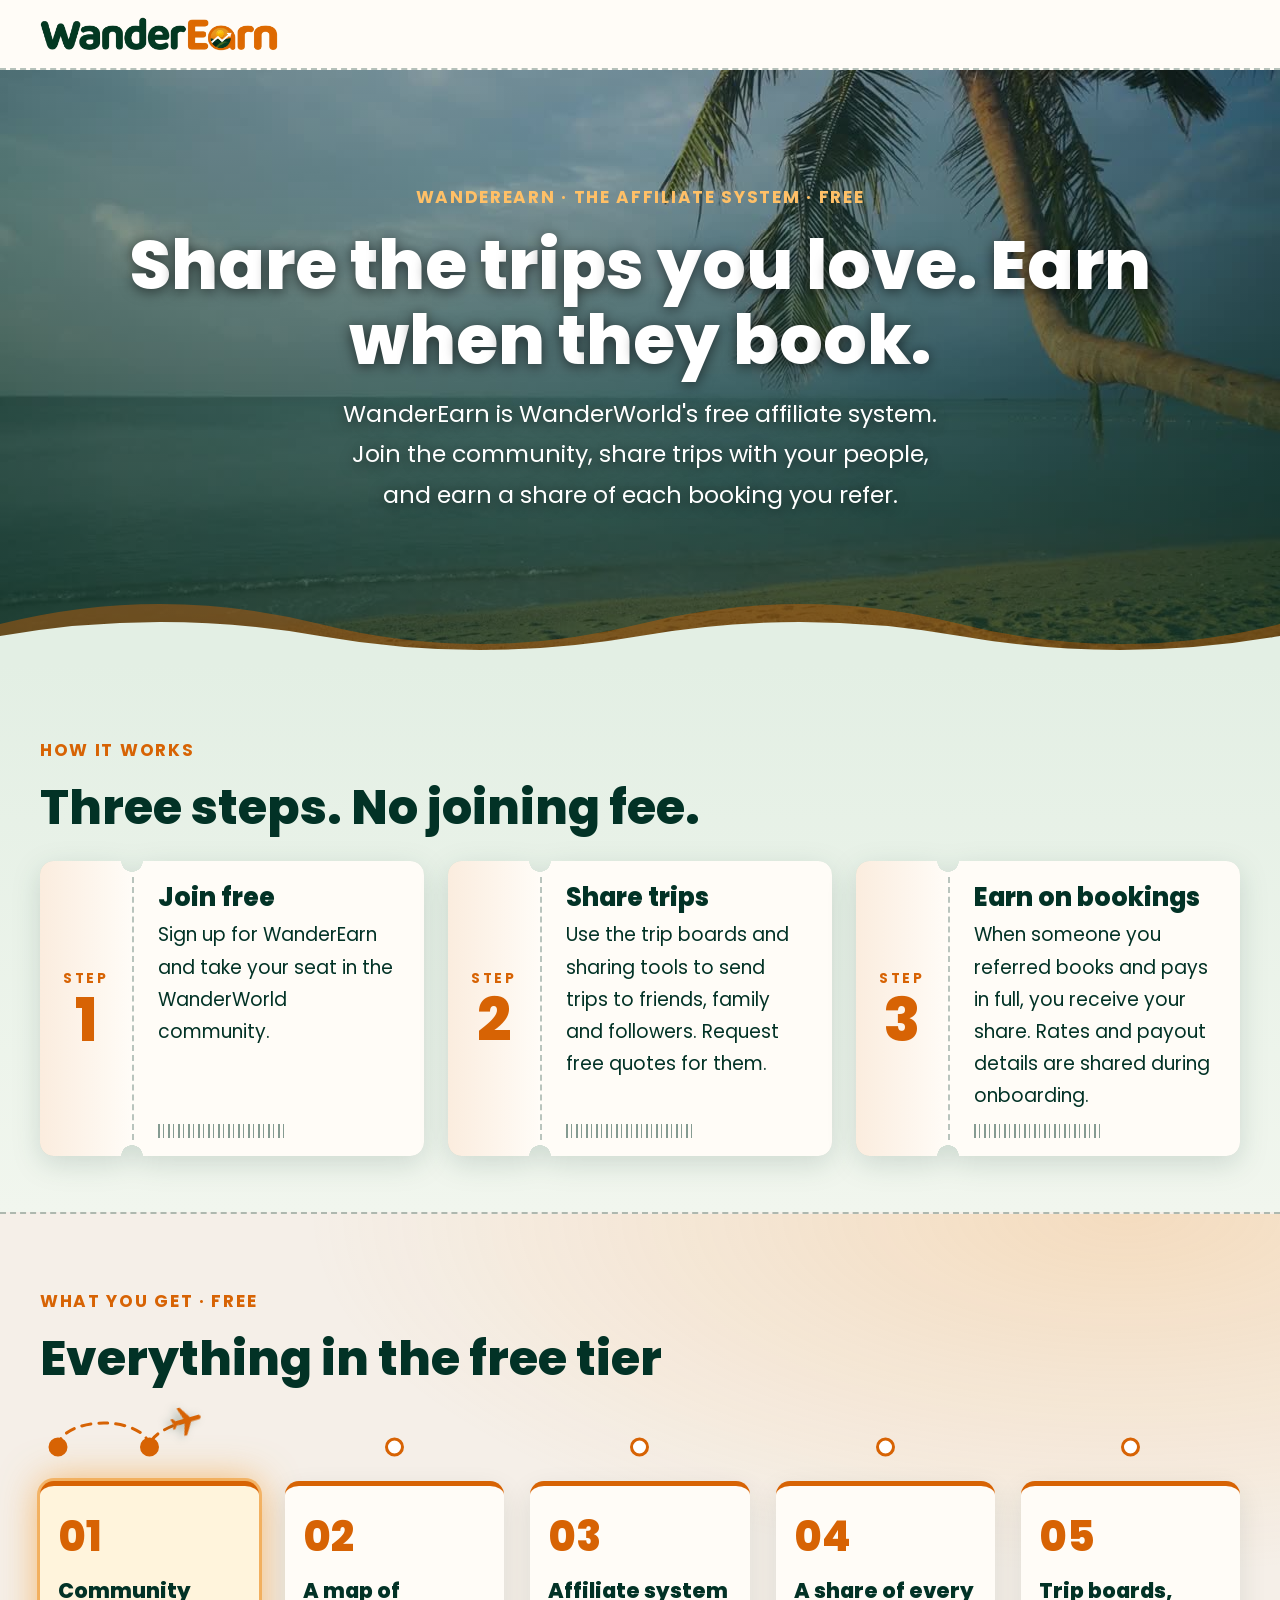
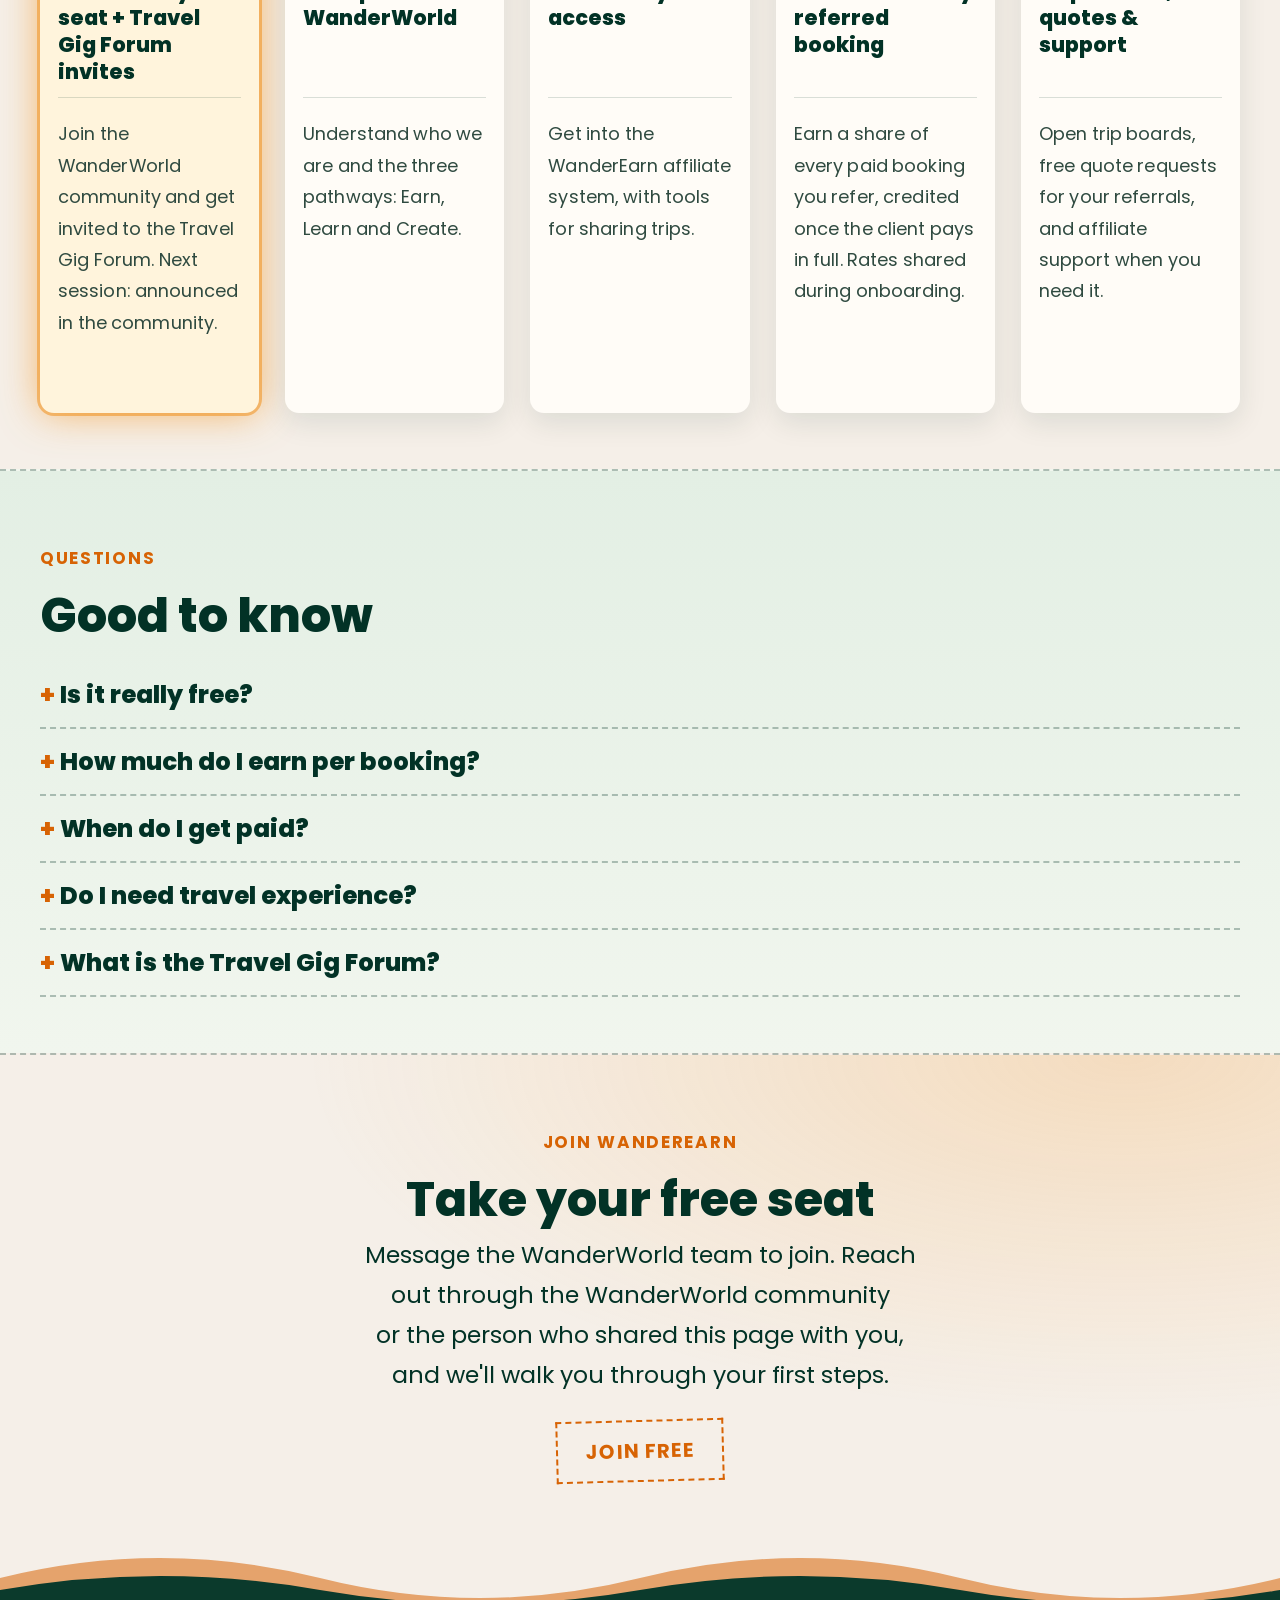
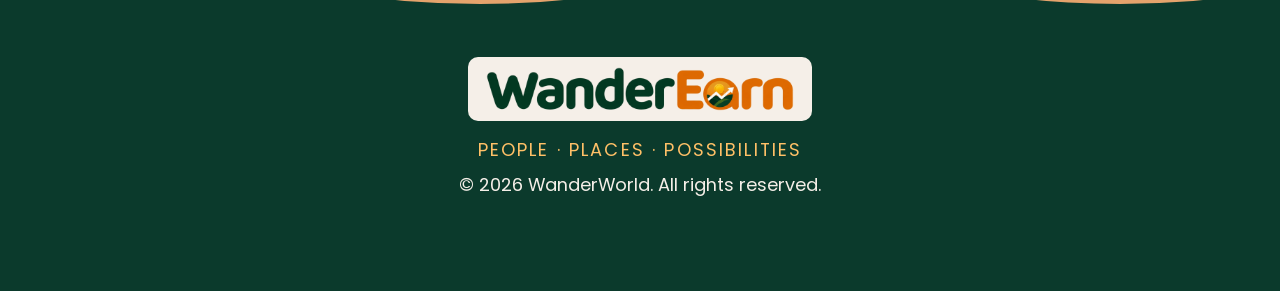
<file: earn.html>
<!DOCTYPE html><!--tRg1_q_3_FuLfgITLlnjt--><html lang="en" class="__variable_0f235e __variable_272c0b"><head><meta charSet="utf-8"/><meta name="viewport" content="width=device-width, initial-scale=1"/><link rel="preload" href="/_next/static/media/0484562807a97172-s.p.woff2" as="font" crossorigin="" type="font/woff2"/><link rel="preload" href="/_next/static/media/2cc74b96cdc9383d-s.p.woff2" as="font" crossorigin="" type="font/woff2"/><link rel="preload" href="/_next/static/media/7c1535108079abc4-s.p.woff2" as="font" crossorigin="" type="font/woff2"/><link rel="preload" href="/_next/static/media/7db6c35d839a711c-s.p.woff2" as="font" crossorigin="" type="font/woff2"/><link rel="preload" href="/_next/static/media/8888a3826f4a3af4-s.p.woff2" as="font" crossorigin="" type="font/woff2"/><link rel="preload" href="/_next/static/media/8f91baacbcce7392-s.p.woff2" as="font" crossorigin="" type="font/woff2"/><link rel="preload" href="/_next/static/media/8ff022409545fb2d-s.p.woff2" as="font" crossorigin="" type="font/woff2"/><link rel="preload" href="/_next/static/media/b957ea75a84b6ea7-s.p.woff2" as="font" crossorigin="" type="font/woff2"/><link rel="preload" href="/_next/static/media/c99ef75952aca458-s.p.woff2" as="font" crossorigin="" type="font/woff2"/><link rel="preload" href="/_next/static/media/cf1f69a0c8aed54d-s.p.woff2" as="font" crossorigin="" type="font/woff2"/><link rel="preload" href="/_next/static/media/eafabf029ad39a43-s.p.woff2" as="font" crossorigin="" type="font/woff2"/><link rel="preload" as="image" href="/logo.png?v=we1"/><link rel="stylesheet" href="/_next/static/css/f83b45e46a891dd3.css" data-precedence="next"/><link rel="preload" as="script" fetchPriority="low" href="/_next/static/chunks/webpack-1b377f46e72c49b6.js"/><script src="/_next/static/chunks/4bd1b696-c023c6e3521b1417.js" async=""></script><script src="/_next/static/chunks/255-73938ce8a8eac1ad.js" async=""></script><script src="/_next/static/chunks/main-app-f9b5d20365cb8be2.js" async=""></script><script src="/_next/static/chunks/619-ba102abea3e3d0e4.js" async=""></script><script src="/_next/static/chunks/app/earn/page-50a910679b7e5bc0.js" async=""></script><meta name="next-size-adjust" content=""/><title>WanderEarn · Free · The WanderWorld Affiliate System</title><link rel="icon" href="/icon.png?v=we1" type="image/png" sizes="512x512"/><script src="/_next/static/chunks/polyfills-42372ed130431b0a.js" noModule=""></script></head><body><div hidden=""><!--$--><!--/$--></div><header class="top"><div class="wrap bar"><a class="brand logolink" href="/"><img src="/logo.png?v=we1" alt="WanderEarn" class="logo"/></a><nav><a href="/earn">Earn</a><a href="/learn">Learn</a><a href="/create">Create</a></nav></div></header><main><section class="hero"><video class="herovid" src="/hero.mp4" poster="/hero-poster.jpg" autoPlay="" muted="" loop="" playsInline="" preload="auto" aria-hidden="true"></video><div class="waves" aria-hidden="true"><svg viewBox="0 0 2400 80" preserveAspectRatio="none" class="w1"><path d="M0 40 Q150 0 300 40 T600 40 T900 40 T1200 40 T1500 40 T1800 40 T2100 40 T2400 40 V80 H0Z" fill="rgba(215,99,4,.45)"></path></svg><svg viewBox="0 0 2400 80" preserveAspectRatio="none" class="w2"><path d="M0 40 Q150 0 300 40 T600 40 T900 40 T1200 40 T1500 40 T1800 40 T2100 40 T2400 40 V80 H0Z" fill="#E3EFE4"></path></svg></div><div class="wrap"><p class="kicker">WANDEREARN · THE AFFILIATE SYSTEM · FREE</p><h1><span aria-label="Share the trips you love. Earn when they book."><span aria-hidden="true"><span><span class="ww"><span class="wv" style="--i:0">S</span><span class="wv" style="--i:1">h</span><span class="wv" style="--i:2">a</span><span class="wv" style="--i:3">r</span><span class="wv" style="--i:4">e</span></span></span><span> <span class="ww"><span class="wv" style="--i:5">t</span><span class="wv" style="--i:6">h</span><span class="wv" style="--i:7">e</span></span></span><span> <span class="ww"><span class="wv" style="--i:8">t</span><span class="wv" style="--i:9">r</span><span class="wv" style="--i:10">i</span><span class="wv" style="--i:11">p</span><span class="wv" style="--i:12">s</span></span></span><span> <span class="ww"><span class="wv" style="--i:13">y</span><span class="wv" style="--i:14">o</span><span class="wv" style="--i:15">u</span></span></span><span> <span class="ww"><span class="wv" style="--i:16">l</span><span class="wv" style="--i:17">o</span><span class="wv" style="--i:18">v</span><span class="wv" style="--i:19">e</span><span class="wv" style="--i:20">.</span></span></span><span> <span class="ww"><span class="wv" style="--i:21">E</span><span class="wv" style="--i:22">a</span><span class="wv" style="--i:23">r</span><span class="wv" style="--i:24">n</span></span></span><span> <span class="ww"><span class="wv" style="--i:25">w</span><span class="wv" style="--i:26">h</span><span class="wv" style="--i:27">e</span><span class="wv" style="--i:28">n</span></span></span><span> <span class="ww"><span class="wv" style="--i:29">t</span><span class="wv" style="--i:30">h</span><span class="wv" style="--i:31">e</span><span class="wv" style="--i:32">y</span></span></span><span> <span class="ww"><span class="wv" style="--i:33">b</span><span class="wv" style="--i:34">o</span><span class="wv" style="--i:35">o</span><span class="wv" style="--i:36">k</span><span class="wv" style="--i:37">.</span></span></span></span></span></h1><p class="lede">WanderEarn is WanderWorld&#x27;s free affiliate system. Join the community, share trips with your people, and earn a share of each booking you refer.</p><a class="btn" href="https://m.me/your-wanderworld-page" target="_blank" rel="noopener noreferrer">JOIN FREE</a></div></section><section class="sec paper"><div class="wrap"><p class="kicker">HOW IT WORKS</p><h2>Three steps. No joining fee.</h2><div class="tickets"><div class="tk"><div class="tk-in"><div class="tk-stub"><span>STEP</span><b>1</b></div><div class="tk-main"><h3>Join free</h3><p>Sign up for WanderEarn and take your seat in the WanderWorld community.</p><i class="tk-bar" aria-hidden="true"></i></div></div></div><div class="tk"><div class="tk-in"><div class="tk-stub"><span>STEP</span><b>2</b></div><div class="tk-main"><h3>Share trips</h3><p>Use the trip boards and sharing tools to send trips to friends, family and followers. Request free quotes for them.</p><i class="tk-bar" aria-hidden="true"></i></div></div></div><div class="tk"><div class="tk-in"><div class="tk-stub"><span>STEP</span><b>3</b></div><div class="tk-main"><h3>Earn on bookings</h3><p>When someone you referred books and pays in full, you receive your share. Rates and payout details are shared during onboarding.</p><i class="tk-bar" aria-hidden="true"></i></div></div></div></div></div></section><section class="sec"><div class="wrap wide"><p class="kicker">WHAT YOU GET · FREE</p><h2>Everything in the free tier</h2><div class="grid five"><div class="flight" aria-hidden="true"></div><div class="card"><span class="num">0<!-- -->1</span><h3>Community seat + Travel Gig Forum invites</h3><p>Join the WanderWorld community and get invited to the Travel Gig Forum. Next session: announced in the community.</p></div><div class="card"><span class="num">0<!-- -->2</span><h3>A map of WanderWorld</h3><p>Understand who we are and the three pathways: Earn, Learn and Create.</p></div><div class="card"><span class="num">0<!-- -->3</span><h3>Affiliate system access</h3><p>Get into the WanderEarn affiliate system, with tools for sharing trips.</p></div><div class="card"><span class="num">0<!-- -->4</span><h3>A share of every referred booking</h3><p>Earn a share of every paid booking you refer, credited once the client pays in full. Rates shared during onboarding.</p></div><div class="card"><span class="num">0<!-- -->5</span><h3>Trip boards, quotes &amp; support</h3><p>Open trip boards, free quote requests for your referrals, and affiliate support when you need it.</p></div></div></div></section><section class="sec paper"><div class="wrap"><p class="kicker">QUESTIONS</p><h2>Good to know</h2><div class="faq"><details><summary>Is it really free?</summary><p>Yes. WanderEarn is the free tier of WanderWorld. There is no joining fee.</p></details><details><summary>How much do I earn per booking?</summary><p>You receive a share of each referred booking once the client pays in full. Rates are shared during onboarding.</p></details><details><summary>When do I get paid?</summary><p>Your share is earned once the client has paid in full. Payout details are shared during onboarding.</p></details><details><summary>Do I need travel experience?</summary><p>No. You get the map of WanderWorld and affiliate support. If you want proper training, WanderLearn is the next step.</p></details><details><summary>What is the Travel Gig Forum?</summary><p>WanderWorld&#x27;s community event for people who want to earn from travel. Next session: announced in the community.</p></details></div></div></section><section class="sec"><div class="wrap center"><p class="kicker">JOIN WANDEREARN</p><h2>Take your free seat</h2><p class="lede" style="margin:0 auto 24px">Message the WanderWorld team to join. Reach out through the WanderWorld community or the person who shared this page with you, and we&#x27;ll walk you through your first steps.</p><a class="btn" href="https://m.me/your-wanderworld-page" target="_blank" rel="noopener noreferrer">JOIN FREE</a></div></section><section class="sec paper"><div class="wrap center"><p class="kicker">YOUR NEXT STEP AFTER JOINING</p><h2>Want to sell travel properly?</h2><p class="lede" style="margin:0 auto 24px">WanderLearn is the Premier Travel Agent Learning Institution: the full WanderWorld orientation, replayable lessons, and sales and storytelling foundations. Everything in Free is included.</p><a class="btn alt" href="/learn">SEE WANDERLEARN · ₱1,500 →</a></div></section><section class="sec"><div class="wrap"><p class="kicker">THE WANDERWORLD LADDER</p><h2>Where WanderEarn fits</h2><div class="steps"><a class="step" href="/earn"><span class="kicker">STEP 1 · THE AFFILIATE SYSTEM</span><strong class="price free">Free</strong><p>Join the community, get the map of WanderWorld, and start sharing trips through the affiliate system.</p><em>Where everyone starts</em><span class="go">JOIN FREE →</span><span class="orbit" aria-hidden="true"><span class="veh" style="--i:0;--rot:auto 90deg"><svg viewBox="0 0 24 24"><path d="M21 16v-2l-8-5V3.5c0-.83-.67-1.5-1.5-1.5S10 2.67 10 3.5V9l-8 5v2l8-2.5V19l-2 1.5V22l3.5-1 3.5 1v-1.5L13 19v-5.5l8 2.5z" fill-rule="evenodd"></path></svg></span><span class="veh" style="--i:1;--rot:auto 90deg"><svg viewBox="0 0 24 24"><path d="M21 16v-2l-8-5V3.5c0-.83-.67-1.5-1.5-1.5S10 2.67 10 3.5V9l-8 5v2l8-2.5V19l-2 1.5V22l3.5-1 3.5 1v-1.5L13 19v-5.5l8 2.5z" fill-rule="evenodd"></path></svg></span></span></a><a class="step" href="/learn"><span class="kicker">STEP 2 · THE PREMIER TRAVEL AGENT LEARNING INSTITUTION</span><strong class="price"><span class="peso">₱</span>1,500</strong><p>Learn who we are, what we do and how we sell travel, with replayable lessons and a completion record.</p><em>Includes everything in Free</em><span class="go">ENROLL →</span><span class="orbit" aria-hidden="true"><span class="veh" style="--i:0;--rot:0deg"><svg viewBox="0 0 24 24"><path d="M10.5 5v10.5H4zM12.5 3v12.5H20zM2 17.5h20l-3 4H5z" fill-rule="evenodd"></path></svg></span><span class="veh" style="--i:1;--rot:0deg"><svg viewBox="0 0 24 24"><path d="M10.5 5v10.5H4zM12.5 3v12.5H20zM2 17.5h20l-3 4H5z" fill-rule="evenodd"></path></svg></span></span></a><a class="step" href="/create"><span class="kicker">STEP 3 · THE COMMUNITY OF CREATORS</span><strong class="price"><span class="peso">₱</span>30,000</strong><p>Travel together, create content together, with video-editor access and production support.</p><em>Includes everything in Learn + Free</em><span class="go">APPLY →</span><span class="orbit" aria-hidden="true"><span class="veh" style="--i:0;--rot:0deg"><svg viewBox="0 0 24 24"><path d="M18.92 6.01C18.72 5.42 18.16 5 17.5 5h-11c-.66 0-1.21.42-1.42 1.01L3 12v8c0 .55.45 1 1 1h1c.55 0 1-.45 1-1v-1h12v1c0 .55.45 1 1 1h1c.55 0 1-.45 1-1v-8l-2.08-5.99zM6.5 16c-.83 0-1.5-.67-1.5-1.5S5.67 13 6.5 13s1.5.67 1.5 1.5S7.33 16 6.5 16zm11 0c-.83 0-1.5-.67-1.5-1.5s.67-1.5 1.5-1.5 1.5.67 1.5 1.5-.67 1.5-1.5 1.5zM5 11l1.5-4.5h11L19 11H5z" fill-rule="evenodd"></path></svg></span><span class="veh" style="--i:1;--rot:0deg"><svg viewBox="0 0 24 24"><path d="M18.92 6.01C18.72 5.42 18.16 5 17.5 5h-11c-.66 0-1.21.42-1.42 1.01L3 12v8c0 .55.45 1 1 1h1c.55 0 1-.45 1-1v-1h12v1c0 .55.45 1 1 1h1c.55 0 1-.45 1-1v-8l-2.08-5.99zM6.5 16c-.83 0-1.5-.67-1.5-1.5S5.67 13 6.5 13s1.5.67 1.5 1.5S7.33 16 6.5 16zm11 0c-.83 0-1.5-.67-1.5-1.5s.67-1.5 1.5-1.5 1.5.67 1.5 1.5-.67 1.5-1.5 1.5zM5 11l1.5-4.5h11L19 11H5z" fill-rule="evenodd"></path></svg></span></span></a></div></div></section><div class="footwave"><div class="waves" aria-hidden="true"><svg viewBox="0 0 2400 80" preserveAspectRatio="none" class="w1"><path d="M0 40 Q150 0 300 40 T600 40 T900 40 T1200 40 T1500 40 T1800 40 T2100 40 T2400 40 V80 H0Z" fill="rgba(215,99,4,.6)"></path></svg><svg viewBox="0 0 2400 80" preserveAspectRatio="none" class="w2"><path d="M0 40 Q150 0 300 40 T600 40 T900 40 T1200 40 T1500 40 T1800 40 T2100 40 T2400 40 V80 H0Z" fill="#0B3A2C"></path></svg></div></div><footer class="foot"><div class="wrap"><img src="/logo.png?v=we1" alt="WanderEarn" class="logo big"/><p>PEOPLE · PLACES · POSSIBILITIES</p><nav><a href="/">HOME</a><a href="/earn">WANDEREARN</a><a href="/learn">WANDERLEARN</a><a href="/create">WANDERCREATE</a></nav><small>© 2026 WanderWorld. All rights reserved.</small></div></footer><a class="btn sticky" href="https://m.me/your-wanderworld-page" target="_blank" rel="noopener noreferrer">JOIN FREE</a></main><!--$--><!--/$--><script src="/_next/static/chunks/webpack-1b377f46e72c49b6.js" id="_R_" async=""></script><script>(self.__next_f=self.__next_f||[]).push([0])</script><script>self.__next_f.push([1,"1:\"$Sreact.fragment\"\n2:I[2619,[\"619\",\"static/chunks/619-ba102abea3e3d0e4.js\",\"709\",\"static/chunks/app/earn/page-50a910679b7e5bc0.js\"],\"\"]\n3:I[9766,[],\"\"]\n4:I[8924,[],\"\"]\n16:I[7150,[],\"\"]\n:HL[\"/_next/static/media/0484562807a97172-s.p.woff2\",\"font\",{\"crossOrigin\":\"\",\"type\":\"font/woff2\"}]\n:HL[\"/_next/static/media/2cc74b96cdc9383d-s.p.woff2\",\"font\",{\"crossOrigin\":\"\",\"type\":\"font/woff2\"}]\n:HL[\"/_next/static/media/7c1535108079abc4-s.p.woff2\",\"font\",{\"crossOrigin\":\"\",\"type\":\"font/woff2\"}]\n:HL[\"/_next/static/media/7db6c35d839a711c-s.p.woff2\",\"font\",{\"crossOrigin\":\"\",\"type\":\"font/woff2\"}]\n:HL[\"/_next/static/media/8888a3826f4a3af4-s.p.woff2\",\"font\",{\"crossOrigin\":\"\",\"type\":\"font/woff2\"}]\n:HL[\"/_next/static/media/8f91baacbcce7392-s.p.woff2\",\"font\",{\"crossOrigin\":\"\",\"type\":\"font/woff2\"}]\n:HL[\"/_next/static/media/8ff022409545fb2d-s.p.woff2\",\"font\",{\"crossOrigin\":\"\",\"type\":\"font/woff2\"}]\n:HL[\"/_next/static/media/b957ea75a84b6ea7-s.p.woff2\",\"font\",{\"crossOrigin\":\"\",\"type\":\"font/woff2\"}]\n:HL[\"/_next/static/media/c99ef75952aca458-s.p.woff2\",\"font\",{\"crossOrigin\":\"\",\"type\":\"font/woff2\"}]\n:HL[\"/_next/static/media/cf1f69a0c8aed54d-s.p.woff2\",\"font\",{\"crossOrigin\":\"\",\"type\":\"font/woff2\"}]\n:HL[\"/_next/static/media/eafabf029ad39a43-s.p.woff2\",\"font\",{\"crossOrigin\":\"\",\"type\":\"font/woff2\"}]\n:HL[\"/_next/static/css/f83b45e46a891dd3.css\",\"style\"]\n"])</script><script>self.__next_f.push([1,"0:{\"P\":null,\"b\":\"tRg1_q_3_FuLfgITLlnjt\",\"p\":\"\",\"c\":[\"\",\"earn\"],\"i\":false,\"f\":[[[\"\",{\"children\":[\"earn\",{\"children\":[\"__PAGE__\",{}]}]},\"$undefined\",\"$undefined\",true],[\"\",[\"$\",\"$1\",\"c\",{\"children\":[[[\"$\",\"link\",\"0\",{\"rel\":\"stylesheet\",\"href\":\"/_next/static/css/f83b45e46a891dd3.css\",\"precedence\":\"next\",\"crossOrigin\":\"$undefined\",\"nonce\":\"$undefined\"}]],[\"$\",\"html\",null,{\"lang\":\"en\",\"className\":\"__variable_0f235e __variable_272c0b\",\"children\":[\"$\",\"body\",null,{\"children\":[[\"$\",\"header\",null,{\"className\":\"top\",\"children\":[\"$\",\"div\",null,{\"className\":\"wrap bar\",\"children\":[[\"$\",\"$L2\",null,{\"href\":\"/\",\"className\":\"brand logolink\",\"children\":[\"$\",\"img\",null,{\"src\":\"/logo.png?v=we1\",\"alt\":\"WanderEarn\",\"className\":\"logo\"}]}],[\"$\",\"nav\",null,{\"children\":[[\"$\",\"$L2\",null,{\"href\":\"/earn\",\"children\":\"Earn\"}],[\"$\",\"$L2\",null,{\"href\":\"/learn\",\"children\":\"Learn\"}],[\"$\",\"$L2\",null,{\"href\":\"/create\",\"children\":\"Create\"}]]}]]}]}],[\"$\",\"$L3\",null,{\"parallelRouterKey\":\"children\",\"error\":\"$undefined\",\"errorStyles\":\"$undefined\",\"errorScripts\":\"$undefined\",\"template\":[\"$\",\"$L4\",null,{}],\"templateStyles\":\"$undefined\",\"templateScripts\":\"$undefined\",\"notFound\":[[[\"$\",\"title\",null,{\"children\":\"404: This page could not be found.\"}],[\"$\",\"div\",null,{\"style\":{\"fontFamily\":\"system-ui,\\\"Segoe UI\\\",Roboto,Helvetica,Arial,sans-serif,\\\"Apple Color Emoji\\\",\\\"Segoe UI Emoji\\\"\",\"height\":\"100vh\",\"textAlign\":\"center\",\"display\":\"flex\",\"flexDirection\":\"column\",\"alignItems\":\"center\",\"justifyContent\":\"center\"},\"children\":[\"$\",\"div\",null,{\"children\":[[\"$\",\"style\",null,{\"dangerouslySetInnerHTML\":{\"__html\":\"body{color:#000;background:#fff;margin:0}.next-error-h1{border-right:1px solid rgba(0,0,0,.3)}@media (prefers-color-scheme:dark){body{color:#fff;background:#000}.next-error-h1{border-right:1px solid rgba(255,255,255,.3)}}\"}}],[\"$\",\"h1\",null,{\"className\":\"next-error-h1\",\"style\":{\"display\":\"inline-block\",\"margin\":\"0 20px 0 0\",\"padding\":\"0 23px 0 0\",\"fontSize\":24,\"fontWeight\":500,\"verticalAlign\":\"top\",\"lineHeight\":\"49px\"},\"children\":404}],[\"$\",\"div\",null,{\"style\":{\"display\":\"inline-block\"},\"children\":[\"$\",\"h2\",null,{\"style\":{\"fontSize\":14,\"fontWeight\":400,\"lineHeight\":\"49px\",\"margin\":0},\"children\":\"This page could not be found.\"}]}]]}]}]],[]],\"forbidden\":\"$undefined\",\"unauthorized\":\"$undefined\"}]]}]}]]}],{\"children\":[\"earn\",[\"$\",\"$1\",\"c\",{\"children\":[null,[\"$\",\"$L3\",null,{\"parallelRouterKey\":\"children\",\"error\":\"$undefined\",\"errorStyles\":\"$undefined\",\"errorScripts\":\"$undefined\",\"template\":[\"$\",\"$L4\",null,{}],\"templateStyles\":\"$undefined\",\"templateScripts\":\"$undefined\",\"notFound\":\"$undefined\",\"forbidden\":\"$undefined\",\"unauthorized\":\"$undefined\"}]]}],{\"children\":[\"__PAGE__\",[\"$\",\"$1\",\"c\",{\"children\":[[\"$\",\"main\",null,{\"children\":[[\"$\",\"section\",null,{\"className\":\"hero\",\"children\":[[[\"$\",\"video\",null,{\"className\":\"herovid\",\"src\":\"/hero.mp4\",\"poster\":\"/hero-poster.jpg\",\"autoPlay\":true,\"muted\":true,\"loop\":true,\"playsInline\":true,\"preload\":\"auto\",\"aria-hidden\":\"true\"}],[\"$\",\"div\",null,{\"className\":\"waves\",\"aria-hidden\":\"true\",\"children\":[[\"$\",\"svg\",null,{\"viewBox\":\"0 0 2400 80\",\"preserveAspectRatio\":\"none\",\"className\":\"w1\",\"children\":[\"$\",\"path\",null,{\"d\":\"M0 40 Q150 0 300 40 T600 40 T900 40 T1200 40 T1500 40 T1800 40 T2100 40 T2400 40 V80 H0Z\",\"fill\":\"rgba(215,99,4,.45)\"}]}],[\"$\",\"svg\",null,{\"viewBox\":\"0 0 2400 80\",\"preserveAspectRatio\":\"none\",\"className\":\"w2\",\"children\":[\"$\",\"path\",null,{\"d\":\"M0 40 Q150 0 300 40 T600 40 T900 40 T1200 40 T1500 40 T1800 40 T2100 40 T2400 40 V80 H0Z\",\"fill\":\"#E3EFE4\"}]}]]}]],[\"$\",\"div\",null,{\"className\":\"wrap\",\"children\":[[\"$\",\"p\",null,{\"className\":\"kicker\",\"children\":\"WANDEREARN · THE AFFILIATE SYSTEM · FREE\"}],[\"$\",\"h1\",null,{\"children\":[\"$\",\"span\",null,{\"aria-label\":\"Share the trips you love. Earn when they book.\",\"children\":[[\"$\",\"span\",\"0\",{\"aria-hidden\":\"true\",\"children\":[false,[[\"$\",\"span\",\"0\",{\"children\":[false,[\"$\",\"span\",null,{\"className\":\"ww\",\"children\":[[\"$\",\"span\",\"1\",{\"className\":\"wv\",\"style\":{\"--i\":0},\"children\":\"S\"}],[\"$\",\"span\",\"2\",{\"className\":\"wv\",\"style\":{\"--i\":1},\"children\":\"h\"}],[\"$\",\"span\",\"3\",{\"className\":\"wv\",\"style\":{\"--i\":2},\"children\":\"a\"}],[\"$\",\"span\",\"4\",{\"className\":\"wv\",\"style\":{\"--i\":3},\"children\":\"r\"}],[\"$\",\"span\",\"5\",{\"className\":\"wv\",\"style\":{\"--i\":4},\"children\":\"e\"}]]}]]}],[\"$\",\"span\",\"1\",{\"children\":[\" \",[\"$\",\"span\",null,{\"className\":\"ww\",\"children\":[[\"$\",\"span\",\"6\",{\"className\":\"wv\",\"style\":{\"--i\":5},\"children\":\"t\"}],[\"$\",\"span\",\"7\",{\"className\":\"wv\",\"style\":{\"--i\":6},\"children\":\"h\"}],[\"$\",\"span\",\"8\",{\"className\":\"wv\",\"style\":{\"--i\":7},\"children\":\"e\"}]]}]]}],[\"$\",\"span\",\"2\",{\"children\":[\" \",[\"$\",\"span\",null,{\"className\":\"ww\",\"children\":[[\"$\",\"span\",\"9\",{\"className\":\"wv\",\"style\":{\"--i\":8},\"children\":\"t\"}],[\"$\",\"span\",\"10\",{\"className\":\"wv\",\"style\":{\"--i\":9},\"children\":\"r\"}],[\"$\",\"span\",\"11\",{\"className\":\"wv\",\"style\":{\"--i\":10},\"children\":\"i\"}],[\"$\",\"span\",\"12\",{\"className\":\"wv\",\"style\":{\"--i\":11},\"children\":\"p\"}],[\"$\",\"span\",\"13\",{\"className\":\"wv\",\"style\":{\"--i\":12},\"children\":\"s\"}]]}]]}],[\"$\",\"span\",\"3\",{\"children\":[\" \",[\"$\",\"span\",null,{\"className\":\"ww\",\"children\":[[\"$\",\"span\",\"14\",{\"className\":\"wv\",\"style\":{\"--i\":13},\"children\":\"y\"}],[\"$\",\"span\",\"15\",{\"className\":\"wv\",\"style\":{\"--i\":14},\"children\":\"o\"}],\"$L5\"]}]]}],\"$L6\",\"$L7\",\"$L8\",\"$L9\",\"$La\"]]}]]}]}],\"$Lb\",\"$Lc\"]}]]}],\"$Ld\",\"$Le\",\"$Lf\",\"$L10\",\"$L11\",\"$L12\",\"$L13\"]}],null,\"$L14\"]}],{},null,false]},null,false]},null,false],\"$L15\",false]],\"m\":\"$undefined\",\"G\":[\"$16\",[]],\"s\":false,\"S\":true}\n"])</script><script>self.__next_f.push([1,"17:I[3436,[\"619\",\"static/chunks/619-ba102abea3e3d0e4.js\",\"709\",\"static/chunks/app/earn/page-50a910679b7e5bc0.js\"],\"default\"]\n18:I[4431,[],\"OutletBoundary\"]\n1a:I[5278,[],\"AsyncMetadataOutlet\"]\n1c:I[4431,[],\"ViewportBoundary\"]\n1e:I[4431,[],\"MetadataBoundary\"]\n1f:\"$Sreact.suspense\"\n5:[\"$\",\"span\",\"16\",{\"className\":\"wv\",\"style\":{\"--i\":15},\"children\":\"u\"}]\n6:[\"$\",\"span\",\"4\",{\"children\":[\" \",[\"$\",\"span\",null,{\"className\":\"ww\",\"children\":[[\"$\",\"span\",\"17\",{\"className\":\"wv\",\"style\":{\"--i\":16},\"children\":\"l\"}],[\"$\",\"span\",\"18\",{\"className\":\"wv\",\"style\":{\"--i\":17},\"children\":\"o\"}],[\"$\",\"span\",\"19\",{\"className\":\"wv\",\"style\":{\"--i\":18},\"children\":\"v\"}],[\"$\",\"span\",\"20\",{\"className\":\"wv\",\"style\":{\"--i\":19},\"children\":\"e\"}],[\"$\",\"span\",\"21\",{\"className\":\"wv\",\"style\":{\"--i\":20},\"children\":\".\"}]]}]]}]\n7:[\"$\",\"span\",\"5\",{\"children\":[\" \",[\"$\",\"span\",null,{\"className\":\"ww\",\"children\":[[\"$\",\"span\",\"22\",{\"className\":\"wv\",\"style\":{\"--i\":21},\"children\":\"E\"}],[\"$\",\"span\",\"23\",{\"className\":\"wv\",\"style\":{\"--i\":22},\"children\":\"a\"}],[\"$\",\"span\",\"24\",{\"className\":\"wv\",\"style\":{\"--i\":23},\"children\":\"r\"}],[\"$\",\"span\",\"25\",{\"className\":\"wv\",\"style\":{\"--i\":24},\"children\":\"n\"}]]}]]}]\n8:[\"$\",\"span\",\"6\",{\"children\":[\" \",[\"$\",\"span\",null,{\"className\":\"ww\",\"children\":[[\"$\",\"span\",\"26\",{\"className\":\"wv\",\"style\":{\"--i\":25},\"children\":\"w\"}],[\"$\",\"span\",\"27\",{\"className\":\"wv\",\"style\":{\"--i\":26},\"children\":\"h\"}],[\"$\",\"span\",\"28\",{\"className\":\"wv\",\"style\":{\"--i\":27},\"children\":\"e\"}],[\"$\",\"span\",\"29\",{\"className\":\"wv\",\"style\":{\"--i\":28},\"children\":\"n\"}]]}]]}]\n9:[\"$\",\"span\",\"7\",{\"children\":[\" \",[\"$\",\"span\",null,{\"className\":\"ww\",\"children\":[[\"$\",\"span\",\"30\",{\"className\":\"wv\",\"style\":{\"--i\":29},\"children\":\"t\"}],[\"$\",\"span\",\"31\",{\"className\":\"wv\",\"style\":{\"--i\":30},\"children\":\"h\"}],[\"$\",\"span\",\"32\",{\"className\":\"wv\",\"style\":{\"--i\":31},\"children\":\"e\"}],[\"$\",\"span\",\"33\",{\"className\":\"wv\",\"style\":{\"--i\":32},\"children\":\"y\"}]]}]]}]\na:[\"$\",\"span\",\"8\",{\"children\":[\" \",[\"$\",\"span\",null,{\"className\":\"ww\",\"children\":[[\"$\",\"span\",\"34\",{\"className\":\"wv\",\"style\":{\"--i\":33},"])</script><script>self.__next_f.push([1,"\"children\":\"b\"}],[\"$\",\"span\",\"35\",{\"className\":\"wv\",\"style\":{\"--i\":34},\"children\":\"o\"}],[\"$\",\"span\",\"36\",{\"className\":\"wv\",\"style\":{\"--i\":35},\"children\":\"o\"}],[\"$\",\"span\",\"37\",{\"className\":\"wv\",\"style\":{\"--i\":36},\"children\":\"k\"}],[\"$\",\"span\",\"38\",{\"className\":\"wv\",\"style\":{\"--i\":37},\"children\":\".\"}]]}]]}]\nb:[\"$\",\"p\",null,{\"className\":\"lede\",\"children\":\"WanderEarn is WanderWorld's free affiliate system. Join the community, share trips with your people, and earn a share of each booking you refer.\"}]\nc:[\"$\",\"a\",null,{\"className\":\"btn\",\"href\":\"https://m.me/your-wanderworld-page\",\"target\":\"_blank\",\"rel\":\"noopener noreferrer\",\"children\":\"JOIN FREE\"}]\n"])</script><script>self.__next_f.push([1,"d:[\"$\",\"section\",null,{\"className\":\"sec paper\",\"children\":[\"$\",\"div\",null,{\"className\":\"wrap\",\"children\":[[\"$\",\"p\",null,{\"className\":\"kicker\",\"children\":\"HOW IT WORKS\"}],[\"$\",\"h2\",null,{\"children\":\"Three steps. No joining fee.\"}],[\"$\",\"div\",null,{\"className\":\"tickets\",\"children\":[[\"$\",\"div\",\"Join free\",{\"className\":\"tk\",\"children\":[\"$\",\"div\",null,{\"className\":\"tk-in\",\"children\":[[\"$\",\"div\",null,{\"className\":\"tk-stub\",\"children\":[[\"$\",\"span\",null,{\"children\":\"STEP\"}],[\"$\",\"b\",null,{\"children\":1}]]}],[\"$\",\"div\",null,{\"className\":\"tk-main\",\"children\":[[\"$\",\"h3\",null,{\"children\":\"Join free\"}],[\"$\",\"p\",null,{\"children\":\"Sign up for WanderEarn and take your seat in the WanderWorld community.\"}],[\"$\",\"i\",null,{\"className\":\"tk-bar\",\"aria-hidden\":\"true\"}]]}]]}]}],[\"$\",\"div\",\"Share trips\",{\"className\":\"tk\",\"children\":[\"$\",\"div\",null,{\"className\":\"tk-in\",\"children\":[[\"$\",\"div\",null,{\"className\":\"tk-stub\",\"children\":[[\"$\",\"span\",null,{\"children\":\"STEP\"}],[\"$\",\"b\",null,{\"children\":2}]]}],[\"$\",\"div\",null,{\"className\":\"tk-main\",\"children\":[[\"$\",\"h3\",null,{\"children\":\"Share trips\"}],[\"$\",\"p\",null,{\"children\":\"Use the trip boards and sharing tools to send trips to friends, family and followers. Request free quotes for them.\"}],[\"$\",\"i\",null,{\"className\":\"tk-bar\",\"aria-hidden\":\"true\"}]]}]]}]}],[\"$\",\"div\",\"Earn on bookings\",{\"className\":\"tk\",\"children\":[\"$\",\"div\",null,{\"className\":\"tk-in\",\"children\":[[\"$\",\"div\",null,{\"className\":\"tk-stub\",\"children\":[[\"$\",\"span\",null,{\"children\":\"STEP\"}],[\"$\",\"b\",null,{\"children\":3}]]}],[\"$\",\"div\",null,{\"className\":\"tk-main\",\"children\":[[\"$\",\"h3\",null,{\"children\":\"Earn on bookings\"}],[\"$\",\"p\",null,{\"children\":\"When someone you referred books and pays in full, you receive your share. Rates and payout details are shared during onboarding.\"}],[\"$\",\"i\",null,{\"className\":\"tk-bar\",\"aria-hidden\":\"true\"}]]}]]}]}]]}]]}]}]\n"])</script><script>self.__next_f.push([1,"e:[\"$\",\"section\",null,{\"className\":\"sec\",\"children\":[\"$\",\"div\",null,{\"className\":\"wrap wide\",\"children\":[[\"$\",\"p\",null,{\"className\":\"kicker\",\"children\":\"WHAT YOU GET · FREE\"}],[\"$\",\"h2\",null,{\"children\":\"Everything in the free tier\"}],[\"$\",\"div\",null,{\"className\":\"grid five\",\"children\":[[\"$\",\"$L17\",null,{}],[[\"$\",\"div\",\"Community seat + Travel Gig Forum invites\",{\"className\":\"card\",\"children\":[[\"$\",\"span\",null,{\"className\":\"num\",\"children\":[\"0\",1]}],[\"$\",\"h3\",null,{\"children\":\"Community seat + Travel Gig Forum invites\"}],[\"$\",\"p\",null,{\"children\":\"Join the WanderWorld community and get invited to the Travel Gig Forum. Next session: announced in the community.\"}]]}],[\"$\",\"div\",\"A map of WanderWorld\",{\"className\":\"card\",\"children\":[[\"$\",\"span\",null,{\"className\":\"num\",\"children\":[\"0\",2]}],[\"$\",\"h3\",null,{\"children\":\"A map of WanderWorld\"}],[\"$\",\"p\",null,{\"children\":\"Understand who we are and the three pathways: Earn, Learn and Create.\"}]]}],[\"$\",\"div\",\"Affiliate system access\",{\"className\":\"card\",\"children\":[[\"$\",\"span\",null,{\"className\":\"num\",\"children\":[\"0\",3]}],[\"$\",\"h3\",null,{\"children\":\"Affiliate system access\"}],[\"$\",\"p\",null,{\"children\":\"Get into the WanderEarn affiliate system, with tools for sharing trips.\"}]]}],[\"$\",\"div\",\"A share of every referred booking\",{\"className\":\"card\",\"children\":[[\"$\",\"span\",null,{\"className\":\"num\",\"children\":[\"0\",4]}],[\"$\",\"h3\",null,{\"children\":\"A share of every referred booking\"}],[\"$\",\"p\",null,{\"children\":\"Earn a share of every paid booking you refer, credited once the client pays in full. Rates shared during onboarding.\"}]]}],[\"$\",\"div\",\"Trip boards, quotes \u0026 support\",{\"className\":\"card\",\"children\":[[\"$\",\"span\",null,{\"className\":\"num\",\"children\":[\"0\",5]}],[\"$\",\"h3\",null,{\"children\":\"Trip boards, quotes \u0026 support\"}],[\"$\",\"p\",null,{\"children\":\"Open trip boards, free quote requests for your referrals, and affiliate support when you need it.\"}]]}]]]}]]}]}]\n"])</script><script>self.__next_f.push([1,"f:[\"$\",\"section\",null,{\"className\":\"sec paper\",\"children\":[\"$\",\"div\",null,{\"className\":\"wrap\",\"children\":[[\"$\",\"p\",null,{\"className\":\"kicker\",\"children\":\"QUESTIONS\"}],[\"$\",\"h2\",null,{\"children\":\"Good to know\"}],[\"$\",\"div\",null,{\"className\":\"faq\",\"children\":[[\"$\",\"details\",\"Is it really free?\",{\"children\":[[\"$\",\"summary\",null,{\"children\":\"Is it really free?\"}],[\"$\",\"p\",null,{\"children\":\"Yes. WanderEarn is the free tier of WanderWorld. There is no joining fee.\"}]]}],[\"$\",\"details\",\"How much do I earn per booking?\",{\"children\":[[\"$\",\"summary\",null,{\"children\":\"How much do I earn per booking?\"}],[\"$\",\"p\",null,{\"children\":\"You receive a share of each referred booking once the client pays in full. Rates are shared during onboarding.\"}]]}],[\"$\",\"details\",\"When do I get paid?\",{\"children\":[[\"$\",\"summary\",null,{\"children\":\"When do I get paid?\"}],[\"$\",\"p\",null,{\"children\":\"Your share is earned once the client has paid in full. Payout details are shared during onboarding.\"}]]}],[\"$\",\"details\",\"Do I need travel experience?\",{\"children\":[[\"$\",\"summary\",null,{\"children\":\"Do I need travel experience?\"}],[\"$\",\"p\",null,{\"children\":\"No. You get the map of WanderWorld and affiliate support. If you want proper training, WanderLearn is the next step.\"}]]}],[\"$\",\"details\",\"What is the Travel Gig Forum?\",{\"children\":[[\"$\",\"summary\",null,{\"children\":\"What is the Travel Gig Forum?\"}],[\"$\",\"p\",null,{\"children\":\"WanderWorld's community event for people who want to earn from travel. Next session: announced in the community.\"}]]}]]}]]}]}]\n"])</script><script>self.__next_f.push([1,"10:[\"$\",\"section\",null,{\"className\":\"sec\",\"children\":[\"$\",\"div\",null,{\"className\":\"wrap center\",\"children\":[[\"$\",\"p\",null,{\"className\":\"kicker\",\"children\":\"JOIN WANDEREARN\"}],[\"$\",\"h2\",null,{\"children\":\"Take your free seat\"}],[\"$\",\"p\",null,{\"className\":\"lede\",\"style\":{\"margin\":\"0 auto 24px\"},\"children\":\"Message the WanderWorld team to join. Reach out through the WanderWorld community or the person who shared this page with you, and we'll walk you through your first steps.\"}],[\"$\",\"a\",null,{\"className\":\"btn\",\"href\":\"https://m.me/your-wanderworld-page\",\"target\":\"_blank\",\"rel\":\"noopener noreferrer\",\"children\":\"JOIN FREE\"}]]}]}]\n11:[\"$\",\"section\",null,{\"className\":\"sec paper\",\"children\":[\"$\",\"div\",null,{\"className\":\"wrap center\",\"children\":[[\"$\",\"p\",null,{\"className\":\"kicker\",\"children\":\"YOUR NEXT STEP AFTER JOINING\"}],[\"$\",\"h2\",null,{\"children\":\"Want to sell travel properly?\"}],[\"$\",\"p\",null,{\"className\":\"lede\",\"style\":{\"margin\":\"0 auto 24px\"},\"children\":\"WanderLearn is the Premier Travel Agent Learning Institution: the full WanderWorld orientation, replayable lessons, and sales and storytelling foundations. Everything in Free is included.\"}],[\"$\",\"a\",null,{\"className\":\"btn alt\",\"href\":\"/learn\",\"children\":\"SEE WANDERLEARN · ₱1,500 →\"}]]}]}]\n"])</script><script>self.__next_f.push([1,"12:[\"$\",\"section\",null,{\"className\":\"sec\",\"children\":[\"$\",\"div\",null,{\"className\":\"wrap\",\"children\":[[\"$\",\"p\",null,{\"className\":\"kicker\",\"children\":\"THE WANDERWORLD LADDER\"}],[\"$\",\"h2\",null,{\"children\":\"Where WanderEarn fits\"}],\"$undefined\",[\"$\",\"div\",null,{\"className\":\"steps\",\"children\":[[\"$\",\"$L2\",\"Free\",{\"href\":\"/earn\",\"className\":\"step\",\"children\":[[\"$\",\"span\",null,{\"className\":\"kicker\",\"children\":\"STEP 1 · THE AFFILIATE SYSTEM\"}],[\"$\",\"strong\",null,{\"className\":\"price free\",\"children\":\"Free\"}],[\"$\",\"p\",null,{\"children\":\"Join the community, get the map of WanderWorld, and start sharing trips through the affiliate system.\"}],[\"$\",\"em\",null,{\"children\":\"Where everyone starts\"}],[\"$\",\"span\",null,{\"className\":\"go\",\"children\":\"JOIN FREE →\"}],[\"$\",\"span\",null,{\"className\":\"orbit\",\"aria-hidden\":\"true\",\"children\":[[\"$\",\"span\",\"0\",{\"className\":\"veh\",\"style\":{\"--i\":0,\"--rot\":\"auto 90deg\"},\"children\":[\"$\",\"svg\",null,{\"viewBox\":\"0 0 24 24\",\"children\":[\"$\",\"path\",null,{\"d\":\"M21 16v-2l-8-5V3.5c0-.83-.67-1.5-1.5-1.5S10 2.67 10 3.5V9l-8 5v2l8-2.5V19l-2 1.5V22l3.5-1 3.5 1v-1.5L13 19v-5.5l8 2.5z\",\"fillRule\":\"evenodd\"}]}]}],[\"$\",\"span\",\"1\",{\"className\":\"veh\",\"style\":{\"--i\":1,\"--rot\":\"auto 90deg\"},\"children\":[\"$\",\"svg\",null,{\"viewBox\":\"0 0 24 24\",\"children\":[\"$\",\"path\",null,{\"d\":\"M21 16v-2l-8-5V3.5c0-.83-.67-1.5-1.5-1.5S10 2.67 10 3.5V9l-8 5v2l8-2.5V19l-2 1.5V22l3.5-1 3.5 1v-1.5L13 19v-5.5l8 2.5z\",\"fillRule\":\"evenodd\"}]}]}]]}]]}],[\"$\",\"$L2\",\"₱1,500\",{\"href\":\"/learn\",\"className\":\"step\",\"children\":[[\"$\",\"span\",null,{\"className\":\"kicker\",\"children\":\"STEP 2 · THE PREMIER TRAVEL AGENT LEARNING INSTITUTION\"}],[\"$\",\"strong\",null,{\"className\":\"price\",\"children\":[[\"$\",\"span\",null,{\"className\":\"peso\",\"children\":\"₱\"}],\"1,500\"]}],[\"$\",\"p\",null,{\"children\":\"Learn who we are, what we do and how we sell travel, with replayable lessons and a completion record.\"}],[\"$\",\"em\",null,{\"children\":\"Includes everything in Free\"}],[\"$\",\"span\",null,{\"className\":\"go\",\"children\":\"ENROLL →\"}],[\"$\",\"span\",null,{\"className\":\"orbit\",\"aria-hidden\":\"true\",\"children\":[[\"$\",\"span\",\"0\",{\"className\":\"veh\",\"style\":{\"--i\":0,\"--rot\":\"0deg\"},\"children\":[\"$\",\"svg\",null,{\"viewBox\":\"0 0 24 24\",\"children\":[\"$\",\"path\",null,{\"d\":\"M10.5 5v10.5H4zM12.5 3v12.5H20zM2 17.5h20l-3 4H5z\",\"fillRule\":\"evenodd\"}]}]}],[\"$\",\"span\",\"1\",{\"className\":\"veh\",\"style\":{\"--i\":1,\"--rot\":\"0deg\"},\"children\":[\"$\",\"svg\",null,{\"viewBox\":\"0 0 24 24\",\"children\":[\"$\",\"path\",null,{\"d\":\"M10.5 5v10.5H4zM12.5 3v12.5H20zM2 17.5h20l-3 4H5z\",\"fillRule\":\"evenodd\"}]}]}]]}]]}],[\"$\",\"$L2\",\"₱30,000\",{\"href\":\"/create\",\"className\":\"step\",\"children\":[[\"$\",\"span\",null,{\"className\":\"kicker\",\"children\":\"STEP 3 · THE COMMUNITY OF CREATORS\"}],[\"$\",\"strong\",null,{\"className\":\"price\",\"children\":[[\"$\",\"span\",null,{\"className\":\"peso\",\"children\":\"₱\"}],\"30,000\"]}],[\"$\",\"p\",null,{\"children\":\"Travel together, create content together, with video-editor access and production support.\"}],[\"$\",\"em\",null,{\"children\":\"Includes everything in Learn + Free\"}],[\"$\",\"span\",null,{\"className\":\"go\",\"children\":\"APPLY →\"}],[\"$\",\"span\",null,{\"className\":\"orbit\",\"aria-hidden\":\"true\",\"children\":[[\"$\",\"span\",\"0\",{\"className\":\"veh\",\"style\":{\"--i\":0,\"--rot\":\"0deg\"},\"children\":[\"$\",\"svg\",null,{\"viewBox\":\"0 0 24 24\",\"children\":[\"$\",\"path\",null,{\"d\":\"M18.92 6.01C18.72 5.42 18.16 5 17.5 5h-11c-.66 0-1.21.42-1.42 1.01L3 12v8c0 .55.45 1 1 1h1c.55 0 1-.45 1-1v-1h12v1c0 .55.45 1 1 1h1c.55 0 1-.45 1-1v-8l-2.08-5.99zM6.5 16c-.83 0-1.5-.67-1.5-1.5S5.67 13 6.5 13s1.5.67 1.5 1.5S7.33 16 6.5 16zm11 0c-.83 0-1.5-.67-1.5-1.5s.67-1.5 1.5-1.5 1.5.67 1.5 1.5-.67 1.5-1.5 1.5zM5 11l1.5-4.5h11L19 11H5z\",\"fillRule\":\"evenodd\"}]}]}],[\"$\",\"span\",\"1\",{\"className\":\"veh\",\"style\":{\"--i\":1,\"--rot\":\"0deg\"},\"children\":[\"$\",\"svg\",null,{\"viewBox\":\"0 0 24 24\",\"children\":[\"$\",\"path\",null,{\"d\":\"M18.92 6.01C18.72 5.42 18.16 5 17.5 5h-11c-.66 0-1.21.42-1.42 1.01L3 12v8c0 .55.45 1 1 1h1c.55 0 1-.45 1-1v-1h12v1c0 .55.45 1 1 1h1c.55 0 1-.45 1-1v-8l-2.08-5.99zM6.5 16c-.83 0-1.5-.67-1.5-1.5S5.67 13 6.5 13s1.5.67 1.5 1.5S7.33 16 6.5 16zm11 0c-.83 0-1.5-.67-1.5-1.5s.67-1.5 1.5-1.5 1.5.67 1.5 1.5-.67 1.5-1.5 1.5zM5 11l1.5-4.5h11L19 11H5z\",\"fillRule\":\"evenodd\"}]}]}]]}]]}]]}]]}]}]\n"])</script><script>self.__next_f.push([1,"13:[[\"$\",\"div\",null,{\"className\":\"footwave\",\"children\":[\"$\",\"div\",null,{\"className\":\"waves\",\"aria-hidden\":\"true\",\"children\":[[\"$\",\"svg\",null,{\"viewBox\":\"0 0 2400 80\",\"preserveAspectRatio\":\"none\",\"className\":\"w1\",\"children\":[\"$\",\"path\",null,{\"d\":\"M0 40 Q150 0 300 40 T600 40 T900 40 T1200 40 T1500 40 T1800 40 T2100 40 T2400 40 V80 H0Z\",\"fill\":\"rgba(215,99,4,.6)\"}]}],[\"$\",\"svg\",null,{\"viewBox\":\"0 0 2400 80\",\"preserveAspectRatio\":\"none\",\"className\":\"w2\",\"children\":[\"$\",\"path\",null,{\"d\":\"M0 40 Q150 0 300 40 T600 40 T900 40 T1200 40 T1500 40 T1800 40 T2100 40 T2400 40 V80 H0Z\",\"fill\":\"#0B3A2C\"}]}]]}]}],[\"$\",\"footer\",null,{\"className\":\"foot\",\"children\":[\"$\",\"div\",null,{\"className\":\"wrap\",\"children\":[[\"$\",\"img\",null,{\"src\":\"/logo.png?v=we1\",\"alt\":\"WanderEarn\",\"className\":\"logo big\"}],[\"$\",\"p\",null,{\"children\":\"PEOPLE · PLACES · POSSIBILITIES\"}],[\"$\",\"nav\",null,{\"children\":[[\"$\",\"$L2\",null,{\"href\":\"/\",\"children\":\"HOME\"}],[\"$\",\"$L2\",null,{\"href\":\"/earn\",\"children\":\"WANDEREARN\"}],[\"$\",\"$L2\",null,{\"href\":\"/learn\",\"children\":\"WANDERLEARN\"}],[\"$\",\"$L2\",null,{\"href\":\"/create\",\"children\":\"WANDERCREATE\"}]]}],[\"$\",\"small\",null,{\"children\":\"© 2026 WanderWorld. All rights reserved.\"}]]}]}],[\"$\",\"a\",null,{\"className\":\"btn sticky\",\"href\":\"https://m.me/your-wanderworld-page\",\"target\":\"_blank\",\"rel\":\"noopener noreferrer\",\"children\":\"JOIN FREE\"}]]\n"])</script><script>self.__next_f.push([1,"14:[\"$\",\"$L18\",null,{\"children\":[\"$L19\",[\"$\",\"$L1a\",null,{\"promise\":\"$@1b\"}]]}]\n15:[\"$\",\"$1\",\"h\",{\"children\":[null,[[\"$\",\"$L1c\",null,{\"children\":\"$L1d\"}],[\"$\",\"meta\",null,{\"name\":\"next-size-adjust\",\"content\":\"\"}]],[\"$\",\"$L1e\",null,{\"children\":[\"$\",\"div\",null,{\"hidden\":true,\"children\":[\"$\",\"$1f\",null,{\"fallback\":null,\"children\":\"$L20\"}]}]}]]}]\n"])</script><script>self.__next_f.push([1,"1d:[[\"$\",\"meta\",\"0\",{\"charSet\":\"utf-8\"}],[\"$\",\"meta\",\"1\",{\"name\":\"viewport\",\"content\":\"width=device-width, initial-scale=1\"}]]\n19:null\n"])</script><script>self.__next_f.push([1,"21:I[622,[],\"IconMark\"]\n1b:{\"metadata\":[[\"$\",\"title\",\"0\",{\"children\":\"WanderEarn · Free · The WanderWorld Affiliate System\"}],[\"$\",\"link\",\"1\",{\"rel\":\"icon\",\"href\":\"/icon.png?v=we1\",\"type\":\"image/png\",\"sizes\":\"512x512\"}],[\"$\",\"$L21\",\"2\",{}]],\"error\":null,\"digest\":\"$undefined\"}\n"])</script><script>self.__next_f.push([1,"20:\"$1b:metadata\"\n"])</script></body></html>
</file>
<file: _next/static/css/f83b45e46a891dd3.css>
@font-face{font-family:Poppins;font-style:italic;font-weight:400;font-display:swap;src:url(/_next/static/media/f836bffb0378cb18-s.woff2) format("woff2");unicode-range:u+0900-097f,u+1cd0-1cf4,u+1cf7-1cf9,u+200c-200d,u+20a8,u+20b9,u+20f0,u+25cc,u+a830-a839,u+a8e0-a8ff,u+11b00-11b0a}@font-face{font-family:Poppins;font-style:italic;font-weight:400;font-display:swap;src:url(/_next/static/media/204a0a5e1cf12efb-s.woff2) format("woff2");unicode-range:u+0100-02ba,u+02bd-02c5,u+02c7-02cc,u+02ce-02d7,u+02dd-02ff,u+0304,u+0308,u+0329,u+1d00-1dbf,u+1e00-1e9f,u+1ef2-1eff,u+2020,u+20a0-20ab,u+20ad-20c4,u+2113,u+2c60-2c7f,u+a720-a7ff}@font-face{font-family:Poppins;font-style:italic;font-weight:400;font-display:swap;src:url(/_next/static/media/2cc74b96cdc9383d-s.p.woff2) format("woff2");unicode-range:u+00??,u+0131,u+0152-0153,u+02bb-02bc,u+02c6,u+02da,u+02dc,u+0304,u+0308,u+0329,u+2000-206f,u+20ac,u+2122,u+2191,u+2193,u+2212,u+2215,u+feff,u+fffd}@font-face{font-family:Poppins;font-style:italic;font-weight:500;font-display:swap;src:url(/_next/static/media/ac0a48a8bf13ca80-s.woff2) format("woff2");unicode-range:u+0900-097f,u+1cd0-1cf4,u+1cf7-1cf9,u+200c-200d,u+20a8,u+20b9,u+20f0,u+25cc,u+a830-a839,u+a8e0-a8ff,u+11b00-11b0a}@font-face{font-family:Poppins;font-style:italic;font-weight:500;font-display:swap;src:url(/_next/static/media/ae6a2fe692ea80aa-s.woff2) format("woff2");unicode-range:u+0100-02ba,u+02bd-02c5,u+02c7-02cc,u+02ce-02d7,u+02dd-02ff,u+0304,u+0308,u+0329,u+1d00-1dbf,u+1e00-1e9f,u+1ef2-1eff,u+2020,u+20a0-20ab,u+20ad-20c4,u+2113,u+2c60-2c7f,u+a720-a7ff}@font-face{font-family:Poppins;font-style:italic;font-weight:500;font-display:swap;src:url(/_next/static/media/c99ef75952aca458-s.p.woff2) format("woff2");unicode-range:u+00??,u+0131,u+0152-0153,u+02bb-02bc,u+02c6,u+02da,u+02dc,u+0304,u+0308,u+0329,u+2000-206f,u+20ac,u+2122,u+2191,u+2193,u+2212,u+2215,u+feff,u+fffd}@font-face{font-family:Poppins;font-style:italic;font-weight:600;font-display:swap;src:url(/_next/static/media/0d4c388da6b99db2-s.woff2) format("woff2");unicode-range:u+0900-097f,u+1cd0-1cf4,u+1cf7-1cf9,u+200c-200d,u+20a8,u+20b9,u+20f0,u+25cc,u+a830-a839,u+a8e0-a8ff,u+11b00-11b0a}@font-face{font-family:Poppins;font-style:italic;font-weight:600;font-display:swap;src:url(/_next/static/media/bd907a34e79d0cf5-s.woff2) format("woff2");unicode-range:u+0100-02ba,u+02bd-02c5,u+02c7-02cc,u+02ce-02d7,u+02dd-02ff,u+0304,u+0308,u+0329,u+1d00-1dbf,u+1e00-1e9f,u+1ef2-1eff,u+2020,u+20a0-20ab,u+20ad-20c4,u+2113,u+2c60-2c7f,u+a720-a7ff}@font-face{font-family:Poppins;font-style:italic;font-weight:600;font-display:swap;src:url(/_next/static/media/7c1535108079abc4-s.p.woff2) format("woff2");unicode-range:u+00??,u+0131,u+0152-0153,u+02bb-02bc,u+02c6,u+02da,u+02dc,u+0304,u+0308,u+0329,u+2000-206f,u+20ac,u+2122,u+2191,u+2193,u+2212,u+2215,u+feff,u+fffd}@font-face{font-family:Poppins;font-style:italic;font-weight:700;font-display:swap;src:url(/_next/static/media/334d90a676c555e4-s.woff2) format("woff2");unicode-range:u+0900-097f,u+1cd0-1cf4,u+1cf7-1cf9,u+200c-200d,u+20a8,u+20b9,u+20f0,u+25cc,u+a830-a839,u+a8e0-a8ff,u+11b00-11b0a}@font-face{font-family:Poppins;font-style:italic;font-weight:700;font-display:swap;src:url(/_next/static/media/8727a9eb9a9ed107-s.woff2) format("woff2");unicode-range:u+0100-02ba,u+02bd-02c5,u+02c7-02cc,u+02ce-02d7,u+02dd-02ff,u+0304,u+0308,u+0329,u+1d00-1dbf,u+1e00-1e9f,u+1ef2-1eff,u+2020,u+20a0-20ab,u+20ad-20c4,u+2113,u+2c60-2c7f,u+a720-a7ff}@font-face{font-family:Poppins;font-style:italic;font-weight:700;font-display:swap;src:url(/_next/static/media/cf1f69a0c8aed54d-s.p.woff2) format("woff2");unicode-range:u+00??,u+0131,u+0152-0153,u+02bb-02bc,u+02c6,u+02da,u+02dc,u+0304,u+0308,u+0329,u+2000-206f,u+20ac,u+2122,u+2191,u+2193,u+2212,u+2215,u+feff,u+fffd}@font-face{font-family:Poppins;font-style:italic;font-weight:800;font-display:swap;src:url(/_next/static/media/cef19ad087fd80a0-s.woff2) format("woff2");unicode-range:u+0900-097f,u+1cd0-1cf4,u+1cf7-1cf9,u+200c-200d,u+20a8,u+20b9,u+20f0,u+25cc,u+a830-a839,u+a8e0-a8ff,u+11b00-11b0a}@font-face{font-family:Poppins;font-style:italic;font-weight:800;font-display:swap;src:url(/_next/static/media/7519ebedca413f1f-s.woff2) format("woff2");unicode-range:u+0100-02ba,u+02bd-02c5,u+02c7-02cc,u+02ce-02d7,u+02dd-02ff,u+0304,u+0308,u+0329,u+1d00-1dbf,u+1e00-1e9f,u+1ef2-1eff,u+2020,u+20a0-20ab,u+20ad-20c4,u+2113,u+2c60-2c7f,u+a720-a7ff}@font-face{font-family:Poppins;font-style:italic;font-weight:800;font-display:swap;src:url(/_next/static/media/8f91baacbcce7392-s.p.woff2) format("woff2");unicode-range:u+00??,u+0131,u+0152-0153,u+02bb-02bc,u+02c6,u+02da,u+02dc,u+0304,u+0308,u+0329,u+2000-206f,u+20ac,u+2122,u+2191,u+2193,u+2212,u+2215,u+feff,u+fffd}@font-face{font-family:Poppins;font-style:normal;font-weight:400;font-display:swap;src:url(/_next/static/media/034d78ad42e9620c-s.woff2) format("woff2");unicode-range:u+0900-097f,u+1cd0-1cf4,u+1cf7-1cf9,u+200c-200d,u+20a8,u+20b9,u+20f0,u+25cc,u+a830-a839,u+a8e0-a8ff,u+11b00-11b0a}@font-face{font-family:Poppins;font-style:normal;font-weight:400;font-display:swap;src:url(/_next/static/media/fe0777f1195381cb-s.woff2) format("woff2");unicode-range:u+0100-02ba,u+02bd-02c5,u+02c7-02cc,u+02ce-02d7,u+02dd-02ff,u+0304,u+0308,u+0329,u+1d00-1dbf,u+1e00-1e9f,u+1ef2-1eff,u+2020,u+20a0-20ab,u+20ad-20c4,u+2113,u+2c60-2c7f,u+a720-a7ff}@font-face{font-family:Poppins;font-style:normal;font-weight:400;font-display:swap;src:url(/_next/static/media/eafabf029ad39a43-s.p.woff2) format("woff2");unicode-range:u+00??,u+0131,u+0152-0153,u+02bb-02bc,u+02c6,u+02da,u+02dc,u+0304,u+0308,u+0329,u+2000-206f,u+20ac,u+2122,u+2191,u+2193,u+2212,u+2215,u+feff,u+fffd}@font-face{font-family:Poppins;font-style:normal;font-weight:500;font-display:swap;src:url(/_next/static/media/db911767852bc875-s.woff2) format("woff2");unicode-range:u+0900-097f,u+1cd0-1cf4,u+1cf7-1cf9,u+200c-200d,u+20a8,u+20b9,u+20f0,u+25cc,u+a830-a839,u+a8e0-a8ff,u+11b00-11b0a}@font-face{font-family:Poppins;font-style:normal;font-weight:500;font-display:swap;src:url(/_next/static/media/f10b8e9d91f3edcb-s.woff2) format("woff2");unicode-range:u+0100-02ba,u+02bd-02c5,u+02c7-02cc,u+02ce-02d7,u+02dd-02ff,u+0304,u+0308,u+0329,u+1d00-1dbf,u+1e00-1e9f,u+1ef2-1eff,u+2020,u+20a0-20ab,u+20ad-20c4,u+2113,u+2c60-2c7f,u+a720-a7ff}@font-face{font-family:Poppins;font-style:normal;font-weight:500;font-display:swap;src:url(/_next/static/media/8888a3826f4a3af4-s.p.woff2) format("woff2");unicode-range:u+00??,u+0131,u+0152-0153,u+02bb-02bc,u+02c6,u+02da,u+02dc,u+0304,u+0308,u+0329,u+2000-206f,u+20ac,u+2122,u+2191,u+2193,u+2212,u+2215,u+feff,u+fffd}@font-face{font-family:Poppins;font-style:normal;font-weight:600;font-display:swap;src:url(/_next/static/media/29e7bbdce9332268-s.woff2) format("woff2");unicode-range:u+0900-097f,u+1cd0-1cf4,u+1cf7-1cf9,u+200c-200d,u+20a8,u+20b9,u+20f0,u+25cc,u+a830-a839,u+a8e0-a8ff,u+11b00-11b0a}@font-face{font-family:Poppins;font-style:normal;font-weight:600;font-display:swap;src:url(/_next/static/media/c3bc380753a8436c-s.woff2) format("woff2");unicode-range:u+0100-02ba,u+02bd-02c5,u+02c7-02cc,u+02ce-02d7,u+02dd-02ff,u+0304,u+0308,u+0329,u+1d00-1dbf,u+1e00-1e9f,u+1ef2-1eff,u+2020,u+20a0-20ab,u+20ad-20c4,u+2113,u+2c60-2c7f,u+a720-a7ff}@font-face{font-family:Poppins;font-style:normal;font-weight:600;font-display:swap;src:url(/_next/static/media/0484562807a97172-s.p.woff2) format("woff2");unicode-range:u+00??,u+0131,u+0152-0153,u+02bb-02bc,u+02c6,u+02da,u+02dc,u+0304,u+0308,u+0329,u+2000-206f,u+20ac,u+2122,u+2191,u+2193,u+2212,u+2215,u+feff,u+fffd}@font-face{font-family:Poppins;font-style:normal;font-weight:700;font-display:swap;src:url(/_next/static/media/29a4aea02fdee119-s.woff2) format("woff2");unicode-range:u+0900-097f,u+1cd0-1cf4,u+1cf7-1cf9,u+200c-200d,u+20a8,u+20b9,u+20f0,u+25cc,u+a830-a839,u+a8e0-a8ff,u+11b00-11b0a}@font-face{font-family:Poppins;font-style:normal;font-weight:700;font-display:swap;src:url(/_next/static/media/a1386beebedccca4-s.woff2) format("woff2");unicode-range:u+0100-02ba,u+02bd-02c5,u+02c7-02cc,u+02ce-02d7,u+02dd-02ff,u+0304,u+0308,u+0329,u+1d00-1dbf,u+1e00-1e9f,u+1ef2-1eff,u+2020,u+20a0-20ab,u+20ad-20c4,u+2113,u+2c60-2c7f,u+a720-a7ff}@font-face{font-family:Poppins;font-style:normal;font-weight:700;font-display:swap;src:url(/_next/static/media/b957ea75a84b6ea7-s.p.woff2) format("woff2");unicode-range:u+00??,u+0131,u+0152-0153,u+02bb-02bc,u+02c6,u+02da,u+02dc,u+0304,u+0308,u+0329,u+2000-206f,u+20ac,u+2122,u+2191,u+2193,u+2212,u+2215,u+feff,u+fffd}@font-face{font-family:Poppins;font-style:normal;font-weight:800;font-display:swap;src:url(/_next/static/media/28485c0de2075f40-s.woff2) format("woff2");unicode-range:u+0900-097f,u+1cd0-1cf4,u+1cf7-1cf9,u+200c-200d,u+20a8,u+20b9,u+20f0,u+25cc,u+a830-a839,u+a8e0-a8ff,u+11b00-11b0a}@font-face{font-family:Poppins;font-style:normal;font-weight:800;font-display:swap;src:url(/_next/static/media/5fb25f343c7550ca-s.woff2) format("woff2");unicode-range:u+0100-02ba,u+02bd-02c5,u+02c7-02cc,u+02ce-02d7,u+02dd-02ff,u+0304,u+0308,u+0329,u+1d00-1dbf,u+1e00-1e9f,u+1ef2-1eff,u+2020,u+20a0-20ab,u+20ad-20c4,u+2113,u+2c60-2c7f,u+a720-a7ff}@font-face{font-family:Poppins;font-style:normal;font-weight:800;font-display:swap;src:url(/_next/static/media/7db6c35d839a711c-s.p.woff2) format("woff2");unicode-range:u+00??,u+0131,u+0152-0153,u+02bb-02bc,u+02c6,u+02da,u+02dc,u+0304,u+0308,u+0329,u+2000-206f,u+20ac,u+2122,u+2191,u+2193,u+2212,u+2215,u+feff,u+fffd}@font-face{font-family:Poppins Fallback;src:local("Arial");ascent-override:93.62%;descent-override:31.21%;line-gap-override:8.92%;size-adjust:112.16%}.__className_0f235e{font-family:Poppins,Poppins Fallback}.__variable_0f235e{--sans:"Poppins","Poppins Fallback"}@font-face{font-family:Merriweather;font-style:italic;font-weight:700;font-stretch:100%;font-display:swap;src:url(/_next/static/media/95671f1fd1c4b29b-s.woff2) format("woff2");unicode-range:u+0460-052f,u+1c80-1c8a,u+20b4,u+2de0-2dff,u+a640-a69f,u+fe2e-fe2f}@font-face{font-family:Merriweather;font-style:italic;font-weight:700;font-stretch:100%;font-display:swap;src:url(/_next/static/media/785d5250c889c18b-s.woff2) format("woff2");unicode-range:u+0301,u+0400-045f,u+0490-0491,u+04b0-04b1,u+2116}@font-face{font-family:Merriweather;font-style:italic;font-weight:700;font-stretch:100%;font-display:swap;src:url(/_next/static/media/24f1f4912c510a6d-s.woff2) format("woff2");unicode-range:u+0102-0103,u+0110-0111,u+0128-0129,u+0168-0169,u+01a0-01a1,u+01af-01b0,u+0300-0301,u+0303-0304,u+0308-0309,u+0323,u+0329,u+1ea0-1ef9,u+20ab}@font-face{font-family:Merriweather;font-style:italic;font-weight:700;font-stretch:100%;font-display:swap;src:url(/_next/static/media/cfbe415717d956ce-s.woff2) format("woff2");unicode-range:u+0100-02ba,u+02bd-02c5,u+02c7-02cc,u+02ce-02d7,u+02dd-02ff,u+0304,u+0308,u+0329,u+1d00-1dbf,u+1e00-1e9f,u+1ef2-1eff,u+2020,u+20a0-20ab,u+20ad-20c4,u+2113,u+2c60-2c7f,u+a720-a7ff}@font-face{font-family:Merriweather;font-style:italic;font-weight:700;font-stretch:100%;font-display:swap;src:url(/_next/static/media/8ff022409545fb2d-s.p.woff2) format("woff2");unicode-range:u+00??,u+0131,u+0152-0153,u+02bb-02bc,u+02c6,u+02da,u+02dc,u+0304,u+0308,u+0329,u+2000-206f,u+20ac,u+2122,u+2191,u+2193,u+2212,u+2215,u+feff,u+fffd}@font-face{font-family:Merriweather Fallback;src:local("Times New Roman");ascent-override:80.59%;descent-override:22.36%;line-gap-override:0.00%;size-adjust:122.09%}.__className_272c0b{font-family:Merriweather,Merriweather Fallback;font-weight:700;font-style:italic}.__variable_272c0b{--serif:"Merriweather","Merriweather Fallback"}:root{--cream:#FFF6E5;--paper:#FFFDF6;--ink:#2B1608;--red:#C2470A;--teal:#0E6F85;--sun:#FFE600;--burnt:#C2470A;--line:rgba(43,22,8,.35)}*{box-sizing:border-box}html{scroll-behavior:smooth;font-size:118%}body{margin:0;color:var(--ink);font:1rem/1.7 var(--sans),system-ui,sans-serif}h1,h2,h3{font-family:var(--sans),system-ui,sans-serif;font-weight:800;line-height:1.1;margin:.2em 0}h1{font-size:clamp(2.2rem,6vw,3.6rem)}h2{font-size:clamp(1.7rem,4vw,2.5rem)}h3{font-size:1.35rem}a{color:inherit}.wrap{max-width:1240px;margin:0 auto;padding:0 20px}.center{text-align:center}.small{font-size:.95rem}.kicker{font-size:.9rem;letter-spacing:.1em;text-transform:uppercase;color:var(--red);font-weight:700}.lede{font-size:1.25rem;max-width:680px}.top{border-bottom:2px dashed var(--line);position:-webkit-sticky;position:sticky;top:0;z-index:5}.bar{display:flex;justify-content:space-between;align-items:center;height:68px}.brand{letter-spacing:.1em;font-size:1.05rem}.brand,.foot nav a,.top nav a{font-weight:700;text-decoration:none}.foot nav a,.top nav a{margin-left:18px;text-transform:uppercase;font-size:.95rem;letter-spacing:.06em}.hero{padding:96px 0 120px;text-align:center;position:relative;overflow:hidden;isolation:isolate}.hero:before{content:"";z-index:-3;background:url(/hero-bg.jpg) 50%/cover}.hero:before,.herovid{position:absolute;inset:0}.herovid{width:100%;height:100%;object-fit:cover;z-index:-2}.hero:after{content:"";position:absolute;inset:0;z-index:-1;background:linear-gradient(rgba(14,58,71,.2),rgba(14,58,71,.62))}@media(prefers-reduced-motion:reduce){.herovid{display:none}}.hero .lede{margin:16px auto 28px}.btn{display:inline-block;border:2px dashed var(--burnt);color:var(--burnt);background:transparent;padding:14px 28px;font:700 1.05rem var(--sans),system-ui,sans-serif;letter-spacing:.06em;text-decoration:none;text-transform:uppercase;transform:rotate(-1.5deg);transition:.15s}.btn:hover{background:var(--burnt);transform:rotate(0)}.hero{color:#fff}.hero .kicker{color:#FFB300}.hero .lede,.hero h1{text-shadow:0 2px 14px rgba(0,0,0,.6)}.hero .btn{margin:6px}.hero .btn:hover{color:#120A04}.hero .btn.alt:hover{color:#2B1608}.btn.alt{border-color:var(--ink);color:var(--ink)}.sec{padding:56px 0;border-top:2px dashed var(--line);background:radial-gradient(circle at 88% 0,rgba(255,179,0,.3),transparent 45%),var(--cream)}.sec.paper{background:linear-gradient(#BFEAF0,#E3F6F3)}.hero+.sec{border-top:0}.sec.paper .card{background:rgba(255,255,255,.8)}.waves{right:0;bottom:-1px;height:80px;pointer-events:none;overflow:hidden}.waves,.waves svg{position:absolute;left:0}.waves svg{bottom:0;width:200%;height:100%}.w1{animation:slide 16s linear infinite;opacity:.9;height:100%}.w2{animation:slide 10s linear infinite reverse;height:70%!important}@keyframes slide{to{transform:translateX(-50%)}}.footwave{position:relative;height:80px;margin-top:-1px}.card,.step{transition:transform .25s,border-color .25s}.card:hover,.step:hover{transform:translateY(-6px)}@supports (animation-timeline:view()){.card,.step{animation:rise linear both;animation-timeline:view();animation-range:entry 0 entry 35%}@keyframes rise{0%{opacity:0;transform:translateY(32px)}to{opacity:1;transform:none}}}@media(prefers-reduced-motion:reduce){.card,.step,.w1,.w2{animation:none}.card:hover,.step:hover{transform:none}}.grid,.steps{display:grid;grid-gap:20px;gap:20px;grid-template-columns:repeat(auto-fit,minmax(260px,1fr));margin-top:28px}.card,.step{background:var(--paper);border:2px dashed var(--line);padding:22px;display:flex;flex-direction:column;gap:8px;text-decoration:none}.sec.paper .card{background:var(--cream)}.step:hover{border-color:var(--red)}.card p,.step p{margin:0}.price{font:800 2.6rem var(--sans),system-ui,sans-serif;line-height:1}.step em{font-size:.95rem;opacity:.9}.go{margin-top:auto;color:var(--red);font-weight:700;letter-spacing:.1em}.num{font:800 2.4rem var(--sans),system-ui,sans-serif;color:var(--teal)}.strip{display:flex;gap:16px;justify-content:center;align-items:center;margin:28px 0 8px;font:800 1.6rem var(--sans),system-ui,sans-serif;flex-wrap:wrap}.strip i{color:var(--red);font-style:normal}.quote{font:italic 600 clamp(1.5rem,3.5vw,2.2rem)/1.3 var(--sans),system-ui,sans-serif;max-width:760px;margin:0 auto 16px}.chips{display:flex;flex-wrap:wrap;gap:10px;margin-top:20px}.chips span{border:2px dashed var(--teal);color:var(--teal);padding:6px 16px;font-weight:700;font-size:.95rem;text-transform:uppercase;letter-spacing:.05em}.photo{border:2px dashed var(--line);background:repeating-linear-gradient(45deg,transparent 0 10px,rgba(43,22,8,.06) 10px 20px);min-height:220px;display:flex;align-items:center;justify-content:center;font-size:.95rem;letter-spacing:.08em;opacity:.85;margin-top:24px}.faq details{border-bottom:2px dashed var(--line);padding:14px 0}.faq summary{cursor:pointer;font:800 1.3rem var(--sans),system-ui,sans-serif;list-style:none}.faq summary:before{content:"+ ";color:var(--red)}.faq details[open] summary:before{content:"− "}.faq p{margin:10px 0 0}.faq{margin-top:20px}.list{padding:0;list-style:none;margin:12px 0}.list li{padding:8px 0 8px 28px;position:relative}.list li:before{content:"✓";position:absolute;left:0;color:var(--teal);font-weight:700}.price-box{border:3px double var(--red);padding:24px;text-align:center;background:var(--paper);display:flex;flex-direction:column;gap:12px;align-items:center}.cols{display:grid;grid-gap:28px;gap:28px;grid-template-columns:repeat(auto-fit,minmax(300px,1fr));margin-top:24px}.foot{background:linear-gradient(#F6D8A0,#E9B872);color:#3B2A1E;padding:40px 0 90px;text-align:center}.foot nav{margin:16px 0}small{font-size:.95rem}.foot a{color:#3B2A1E}.foot p{margin:4px 0;font-size:.95rem;letter-spacing:.12em}.sticky{display:none}@media(max-width:700px){.sticky{display:block;position:fixed;left:12px;right:12px;bottom:12px;text-align:center;background:var(--sun);color:#120A04;border-color:var(--sun);transform:none;z-index:6}.top nav a{margin-left:10px;font-size:.9rem;letter-spacing:.02em}.brand{font-size:.9rem;letter-spacing:.04em}}.step{grid-template-rows:subgrid;grid-row:span 5;grid-row-gap:8px}.card,.step{display:grid;row-gap:8px}.card{grid-template-rows:subgrid;grid-row:span var(--rows,3);grid-row-gap:8px}.go{margin-top:0;align-self:end}.strip{display:grid;grid-template-columns:repeat(3,minmax(0,1fr));grid-gap:20px;gap:20px;justify-items:center}.strip b{position:relative;width:100%;text-align:center}.strip b:not(:last-child):after{content:"→";position:absolute;right:-10px;transform:translateX(50%);color:var(--red)}.five .card{padding:18px}.five h3{font-size:1.15rem}.five .num{font-size:2rem}@media(min-width:1100px){.five{grid-template-columns:repeat(5,minmax(0,1fr))}}@media(max-width:700px){.strip{font-size:1.1rem;gap:8px}.strip b:not(:last-child):after{right:-4px}}.logolink{display:flex;align-items:center;gap:12px}.logo{height:48px;width:auto;display:block}.logo.big{height:84px;margin:0 auto 10px}@media(max-width:700px){.logo{height:40px}.logolink{gap:8px}}@media(max-width:480px){.bt{display:none}.logo{height:44px}}:root{--cream:#F5EFE8;--paper:#FFFCF7;--ink:#0B3A2C;--red:#D76304;--teal:#0B3A2C;--sun:#F29A2E;--burnt:#D76304;--line:rgba(11,58,44,.3)}body{background:var(--cream);color:#16241D}.sec{background:radial-gradient(circle at 88% 0,rgba(242,154,46,.22),transparent 45%),var(--cream)}.sec.paper{background:linear-gradient(#E3EFE4,#F1F6EE)}.sec.paper .card,.top{background:var(--paper)}.top nav a:hover{color:var(--red)}.hero:after{background:linear-gradient(rgba(11,58,44,.25),rgba(11,58,44,.7))}.hero .kicker{color:#FFC067}.hero .btn{border-color:var(--sun);color:var(--sun)}.hero .btn:hover{background:var(--sun);color:#0B3A2C}.hero .btn.alt{border-color:#fff;color:#fff}.hero .btn.alt:hover{background:#fff;color:#0B3A2C}.btn:hover{color:#fff}.sticky{background:var(--sun);color:#0B3A2C;border-color:var(--sun)}.foot{background:#0B3A2C}.foot,.foot a,.foot p{color:#F5EFE8}.foot p{color:#FFC067}.logo{height:34px}.logo.big{height:44px;margin:0 auto 14px;background:var(--cream);padding:10px 18px;border-radius:10px;box-sizing:content-box}@media(max-width:700px){.logo{height:26px}}@media(max-width:480px){.logo{height:22px}}body{color:#023226}.sec.feature{position:relative;overflow:hidden;padding:96px 0;color:#F5EFE8;background:radial-gradient(circle at 88% 8%,rgba(242,154,46,.4),transparent 42%),radial-gradient(circle at 8% 100%,rgba(215,99,4,.25),transparent 40%),linear-gradient(160deg,#0B3A2C,#023226)}.feature:before{content:"\201C";position:absolute;top:-30px;left:50%;transform:translateX(-50%);font:800 20rem/1 Georgia,serif;color:rgba(242,154,46,.22);pointer-events:none}.feature .wrap{position:relative}.feature .kicker{color:#FFC067;letter-spacing:.2em}.feature .quote{color:#fff;text-shadow:0 2px 16px rgba(0,0,0,.35)}.feature .quote:after{content:"";display:block;width:80px;height:4px;border-radius:2px;background:var(--sun);margin:26px auto 0}.feature .lede{color:#F5EFE8;font-size:1.3rem}.feature .quote{font-family:var(--serif),Georgia,serif;font-style:italic;font-weight:700;font-size:clamp(1.4rem,3.2vw,2.1rem);line-height:1.45}.five{gap:26px}.five .card{padding:30px 20px 28px;border:0;border-top:5px solid var(--red);border-radius:14px;box-shadow:0 10px 28px rgba(2,50,38,.1);row-gap:14px}.five .card:hover{box-shadow:0 16px 34px rgba(2,50,38,.18)}.five .num{font-size:2.2rem;color:var(--red);line-height:1}.five h3{font-size:1.1rem;line-height:1.3;padding-bottom:12px;border-bottom:1px solid rgba(2,50,38,.15)}.five p{line-height:1.7;font-size:1.02rem;line-height:1.8;color:#2F4A40;letter-spacing:.005em}.five .card{row-gap:16px}@media(min-width:1320px){.five{width:min(calc(100vw - 96px),1640px);position:relative;left:50%;transform:translateX(-50%)}}.five p{text-align:justify;hyphens:auto;-webkit-hyphens:auto;text-justify:inter-word;hyphenate-limit-chars:6 3 3;text-wrap:pretty}.five .card{padding-left:18px;padding-right:18px}.five p{font-size:.95rem;line-height:1.75;word-spacing:-.04em}.five{position:relative}.flight{display:block;position:absolute;inset:0;pointer-events:none;z-index:2}@media(min-width:1100px){.five{margin-top:96px}}@media(max-width:1099px){.five{grid-template-columns:1fr;margin-top:64px;padding-left:38px;row-gap:46px}}.five .card{transition:box-shadow .45s,background-color .45s,transform .25s}.five .card.lit{background-color:#FFF4DC;box-shadow:0 0 0 3px rgba(242,154,46,.6),0 0 38px rgba(242,154,46,.7)}.faq p{font-size:1.15rem;font-weight:500;line-height:1.8;color:#02261C;margin:12px 0 4px;max-width:78ch}.foot nav{display:flex;flex-wrap:wrap;justify-content:center;gap:8px 18px}.foot nav a{margin-left:0}.step{position:relative}.orbit{inset:0;pointer-events:none}.orbit,.veh{position:absolute}.veh{left:0;top:0;display:grid;place-items:center;width:38px;height:38px;border-radius:50%;background:var(--paper);box-shadow:0 0 0 2px var(--red),0 4px 10px rgba(2,50,38,.25);offset-path:inset(0);offset-rotate:var(--rot);opacity:0;scale:.3;transition:opacity .3s,scale .35s cubic-bezier(.3,1.6,.5,1);transition-delay:calc(var(--i)*70ms);animation:orbit 7s linear infinite;animation-delay:calc(var(--i)*-3.5s);animation-play-state:paused}.veh svg{width:22px;height:22px;fill:var(--red)}@keyframes orbit{to{offset-distance:100%}}@media(hover:hover){.step:focus-visible .veh,.step:hover .veh{opacity:1;scale:1;animation-play-state:running}}@media(hover:none){.step:active .veh{opacity:1;scale:1;animation-play-state:running}}@media(prefers-reduced-motion:reduce){.orbit{display:none}}.ww{white-space:nowrap}.wv,.ww{display:inline-block}.wv{animation:wv 6s ease-in-out infinite;animation-delay:calc(var(--i)*70ms)}@keyframes wv{0%{transform:none;color:inherit}7%{transform:translateY(-.16em);color:#FFC067;text-shadow:0 0 18px rgba(255,192,103,.8)}14%,to{transform:none;color:inherit}}@media(prefers-reduced-motion:reduce){.wv{animation:none}}.tickets{display:grid;grid-gap:24px;gap:24px;grid-template-columns:repeat(auto-fit,minmax(300px,1fr));margin-top:28px}.tk{filter:drop-shadow(0 8px 14px rgba(2,50,38,.14));transition:transform .25s,filter .25s}.tk:hover{transform:translateY(-5px);filter:drop-shadow(0 14px 20px rgba(2,50,38,.22))}.tk-in{--stub:92px;display:grid;grid-template-columns:var(--stub) 1fr;position:relative;background:var(--paper);border-radius:14px;min-height:190px;-webkit-mask-composite:source-in;-webkit-mask:radial-gradient(circle 11px at var(--stub) 0,#0000 97%,#000),radial-gradient(circle 11px at var(--stub) 100%,#0000 97%,#000);mask:radial-gradient(circle 11px at var(--stub) 0,#0000 97%,#000),radial-gradient(circle 11px at var(--stub) 100%,#0000 97%,#000);-webkit-mask-composite:source-in,xor;mask-composite:intersect}.tk-in:before{content:"";position:absolute;left:var(--stub);top:16px;bottom:16px;border-left:2px dashed rgba(2,50,38,.28)}.tk-stub{display:grid;place-content:center;justify-items:center;grid-gap:0;gap:0;color:var(--red);background:linear-gradient(90deg,rgba(215,99,4,.1),transparent)}.tk-stub span{font-size:.72rem;font-weight:700;letter-spacing:.22em}.tk-stub b{font:800 3.2rem/1 var(--sans),sans-serif}.tk-main{padding:22px 22px 18px 26px;display:flex;flex-direction:column;gap:8px}.tk-main h3,.tk-main p{margin:0}.tk-bar{display:block;margin-top:auto;padding-top:6px;height:18px;width:130px;opacity:.5;background:repeating-linear-gradient(90deg,#0B3A2C 0 2px,transparent 2px 5px,#0B3A2C 5px 6px,transparent 6px 10px) bottom/100% 14px no-repeat}@media(max-width:480px){.tickets{grid-template-columns:1fr}.tk-in{--stub:74px}.tk-stub b{font-size:2.6rem}}@media(prefers-reduced-motion:reduce){.tk,.tk:hover{transition:none;transform:none}}.tk-in{height:100%}.tk-main{min-width:0}.sec.feature.sunset{padding:110px 0 150px;color:#0B3A2C;background:linear-gradient(#F8DDB0,#F6C77E 52%,#F29A2E)}.sunset:before{color:rgba(215,99,4,.2);text-shadow:none}.sunset .kicker{color:#9A4300}.sunset .quote{color:#0B3A2C;text-shadow:none}.sunset .quote:after{background:#D76304}.sunset .lede{color:#0B3A2C}.pa-sun{left:50%;bottom:-210px;width:420px;height:420px;margin-left:-210px;border-radius:50%;background:radial-gradient(circle,rgba(215,99,4,.55) 45%,rgba(215,99,4,0) 70%)}.pa-palm,.pa-sun{position:absolute;pointer-events:none}.pa-palm{bottom:0;height:100%;width:230px}.pa-palm svg{height:100%;width:100%;fill:#0B3A2C}.pa-palm.l{left:0}.pa-palm.r{right:0;transform:scaleX(-1)}.sunset .waves{z-index:1;height:90px}@media(max-width:900px){.pa-palm{width:120px;opacity:.9}}@media(max-width:600px){.pa-palm{display:none}}.sec.feature.sunset{background:linear-gradient(90deg,#F4E6D4,#F5E1CA 50%,#F4DEC3)}.pa-sun{background:radial-gradient(circle,rgba(215,99,4,.3) 45%,rgba(215,99,4,0) 70%)}.sec{background:radial-gradient(ellipse 820px 360px at 88% 0,rgba(242,154,46,.22),transparent),var(--cream)}.lede,.quote{text-wrap:balance}.skyhost{position:relative;overflow:hidden}.skyhost>.wrap{position:relative;z-index:1}.fly{position:absolute;left:0;top:16%;width:100%;pointer-events:none;z-index:0}.fly .mv{animation:flyx 18s linear infinite}.fly .bob{display:flex;align-items:center;animation:flyy 4.5s ease-in-out infinite alternate}.fly .trail{display:block;width:260px;height:0;border-top:4px dotted rgba(215,99,4,.55);-webkit-mask:linear-gradient(90deg,transparent,#000);mask:linear-gradient(90deg,transparent,#000)}.fly svg{width:58px;height:58px;fill:var(--red);opacity:.8;transform:rotate(90deg);margin-left:-10px;filter:drop-shadow(0 6px 6px rgba(2,50,38,.18))}@media(prefers-reduced-motion:reduce){.fly{display:none}}.skyhost{padding-top:120px}.fly{top:56px}@keyframes flyy{0%{transform:translateY(-14px) rotate(-5deg)}to{transform:translateY(14px) rotate(5deg)}}.skyhost{padding-top:110px}.fly{top:0;height:100%}.fly .mv{animation:flyx 14s linear infinite}.fly .bob{top:0;transform-origin:30% 50%;animation:flyarc 14s linear infinite}@keyframes flyx{0%{transform:translateX(-340px);opacity:0}6%{opacity:1}92%{opacity:1}to{transform:translateX(calc(100vw - 40px));opacity:0}}@keyframes flyarc{0%{top:82%;transform:rotate(-62deg)}15%{top:48%;transform:rotate(-48deg)}30%{top:30%;transform:rotate(-28deg)}50%{top:15%;transform:rotate(-6deg)}70%{top:15%;transform:rotate(6deg)}85%{top:22%;transform:rotate(16deg)}to{top:27%;transform:rotate(24deg)}}.skyhost{--R:min(46vw,440px)}.fly{left:50%;top:94%}.fly,.fly .mv{width:0;height:0}.fly .mv{top:0;animation:rainbow 12s linear infinite}.fly .bob,.fly .mv{position:absolute;left:0}.fly .bob{top:calc(var(--R)*-1);animation:none;transform:translate(-100%,-50%)}.skyhost{--R:900px}.fly{top:calc(46px + var(--R))}@keyframes rainbow{0%{transform:rotate(-56deg);opacity:0}8%{opacity:1}92%{opacity:1}to{transform:rotate(56deg);opacity:0}}.fly .trail{display:none}.fly .mv:before{content:"";position:absolute;left:calc(var(--R)*-1);top:calc(var(--R)*-1 + 4px);width:calc(var(--R)*2);height:calc(var(--R)*2);box-sizing:border-box;border:4px dotted rgba(215,99,4,.6);border-radius:50%;-webkit-mask:conic-gradient(from -30deg,transparent,#000 28deg,transparent 28deg);mask:conic-gradient(from -30deg,transparent,#000 28deg,transparent 28deg);top:calc(var(--R)*-1 - 2px)}.mp{position:relative;display:grid;grid-template-columns:repeat(3,1fr);margin-top:36px;padding:8px 0 0}.mp svg{position:absolute;left:0;top:0;width:100%;height:130px;overflow:visible;pointer-events:none}.mp svg path{fill:none;stroke:var(--red);stroke-width:3.5;stroke-dasharray:7 8;stroke-linecap:round}.mp-i{position:relative;padding:150px 28px 0;text-align:center}.mp-pin{position:absolute;left:50%;top:calc(var(--y) - 46px + 8px);width:42px;height:42px;margin-left:-21px;background:var(--red);border-radius:50% 50% 50% 0;transform:rotate(-45deg);display:grid;place-items:center;box-shadow:0 8px 14px rgba(154,67,0,.28)}.mp-pin b{transform:rotate(45deg);color:#fff;font-weight:700;font-size:18px}.mp-i p{margin:0;color:var(--ink,#0B3A2C);font-size:17px;line-height:1.6;text-wrap:balance}@media(max-width:860px){.mp{grid-template-columns:1fr;row-gap:30px;padding-left:34px;margin-top:28px}.mp svg{display:none}.mp:before{content:"";position:absolute;left:21px;top:20px;bottom:30px;border-left:3.5px dashed var(--red)}.mp-i{padding:0 0 0 22px;text-align:left}.mp-pin{left:-13px;top:-2px;margin-left:-21px;transform:rotate(-45deg)}}.tf{display:block;width:min(580px,100%);margin:0 auto 14px;overflow:visible}.tf *{transform-box:view-box}.tf-dimline{fill:none;stroke:rgba(255,255,255,.6);stroke-width:3;stroke-linecap:round;stroke-dasharray:1 9;filter:drop-shadow(0 1px 2px rgba(0,0,0,.5))}.tf-line{fill:none;stroke:url(#tfl);stroke-width:4.5;stroke-linecap:round;stroke-dasharray:1;stroke-dashoffset:1;filter:drop-shadow(0 0 2px rgba(2,50,38,.9)) drop-shadow(0 0 8px rgba(255,170,0,.8))}.tf-l1{animation:tf-draw1 10s linear infinite}.tf-l2{animation:tf-draw2 10s linear infinite}.tf-ring{fill:rgba(2,50,38,.55);stroke:rgba(255,255,255,.9);stroke-width:2.5}.tf-ico{fill:none;stroke-width:2.2;stroke-linecap:round;stroke-linejoin:round}.tf-dim .tf-ico{stroke:#fff}.tf-lit{opacity:0}.tf-lit .tf-disc{fill:url(#tfg);stroke:rgba(2,50,38,.85);stroke-width:2.5;filter:drop-shadow(0 0 12px rgba(255,176,0,.8))}.tf-lit .tf-ico{stroke:#023226}.tf-lit .tf-halo{fill:none;stroke:rgba(255,214,64,.4);stroke-width:2}.tf-litA{animation:tf-litA 10s linear infinite}.tf-litB{animation:tf-litB 10s linear infinite}.tf-litC{animation:tf-litC 10s linear infinite}.tf-ping{fill:none;stroke:#FFD23F;stroke-width:3;opacity:0;transform-box:fill-box;transform-origin:center}.tf-pA{animation:tf-ping 10s ease-out infinite}.tf-pB{animation:tf-ping 10s ease-out 3.6s infinite}.tf-pC{animation:tf-ping 10s ease-out 7.6s infinite}.tf-lbl{font-family:var(--sans),system-ui,sans-serif;text-anchor:middle;letter-spacing:.04em;font-size:25px}.tf-dimt{fill:rgba(255,255,255,.95);stroke:rgba(2,30,22,.6);stroke-width:5;stroke-linejoin:round}.tf-dimt,.tf-litt{paint-order:stroke}.tf-litt{fill:#fff;stroke:rgba(2,30,22,.7);stroke-width:5;stroke-linejoin:round;opacity:0}.tf-tA{animation:tf-litA 10s linear infinite}.tf-tB{animation:tf-litB 10s linear infinite}.tf-tC{animation:tf-litC 10s linear infinite}.tf-plane{opacity:0;fill:#FFC067;filter:drop-shadow(0 0 1.5px rgba(2,30,22,.9)) drop-shadow(0 0 7px rgba(255,200,0,.9));animation:tf-fly 10s linear infinite}.tf-burst{opacity:0;transform-origin:560px 70px;animation:tf-burst 10s ease-out infinite}.tf-burst line{stroke:#FFE14D;stroke-width:3;stroke-linecap:round}@keyframes tf-litA{0%{opacity:0}4%,94%{opacity:1}99%,to{opacity:0}}@keyframes tf-litB{0%,36%{opacity:0}40%,94%{opacity:1}99%,to{opacity:0}}@keyframes tf-litC{0%,76%{opacity:0}80%,94%{opacity:1}99%,to{opacity:0}}@keyframes tf-ping{0%{opacity:.9;transform:scale(1)}12%{opacity:0;transform:scale(1.95)}to{opacity:0;transform:scale(1.95)}}@keyframes tf-draw1{0%,12%{stroke-dashoffset:1;opacity:1}38%,94%{stroke-dashoffset:0;opacity:1}99%{stroke-dashoffset:0;opacity:0}to{stroke-dashoffset:1;opacity:0}}@keyframes tf-draw2{0%,52%{stroke-dashoffset:1;opacity:1}78%,94%{stroke-dashoffset:0;opacity:1}99%{stroke-dashoffset:0;opacity:0}to{stroke-dashoffset:1;opacity:0}}@keyframes tf-burst{0%,78%{opacity:0;transform:scale(.55)}82%{opacity:1;transform:scale(1)}93%{opacity:0;transform:scale(1.35)}to{opacity:0;transform:scale(1.35)}}@keyframes tf-fly{0%{opacity:0;transform:translate(125px,70px) rotate(-31deg)}10%,12%{opacity:1;transform:translate(125px,70px) rotate(-31deg)}19%{transform:translate(162.5px,53.1px) rotate(-16.7deg)}25%{transform:translate(200px,47.5px) rotate(0)}31%{transform:translate(237.5px,53.1px) rotate(16.7deg)}38%{opacity:1;transform:translate(275px,70px) rotate(31deg)}40%{opacity:0;transform:translate(280px,74px) rotate(31deg)}50%{opacity:0;transform:translate(365px,70px) rotate(-31deg)}52%{opacity:1;transform:translate(365px,70px) rotate(-31deg)}59%{transform:translate(402.5px,53.1px) rotate(-16.7deg)}65%{transform:translate(440px,47.5px) rotate(0)}71%{transform:translate(477.5px,53.1px) rotate(16.7deg)}78%{opacity:1;transform:translate(515px,70px) rotate(31deg)}80%,to{opacity:0;transform:translate(520px,74px) rotate(31deg)}}@media(prefers-reduced-motion:reduce){.tf *{animation:none!important}.tf-lit,.tf-litt{opacity:1}.tf-line{stroke-dashoffset:0}.tf-ping,.tf-plane{display:none}}.tf-lbl{font-family:var(--sans),"Poppins",system-ui,sans-serif;font-weight:800;letter-spacing:-.01em;font-size:28px}.tf-dimt,.tf-litt{stroke-width:3.5}.tf-lbl{font-size:32px}.tf-dimt,.tf-litt{stroke:none;filter:drop-shadow(0 2px 7px rgba(0,0,0,.6))}.life{display:grid;grid-template-columns:1.05fr 1fr;grid-gap:56px;gap:56px;align-items:center}.stamps span{animation:10s linear infinite both;opacity:0;transform-origin:center}.gt{transform:rotate(-1.5deg);filter:drop-shadow(0 18px 28px rgba(2,50,38,.3))}.gt-in{display:grid;grid-template-columns:1fr 112px;background:#023226;border-radius:18px;position:relative;overflow:hidden;box-shadow:inset 0 0 0 2px rgba(255,192,103,.55)}.gt-in:before{top:18px;bottom:18px;border-left:2px dashed #f29a2e}.gt-in:after,.gt-in:before{content:"";position:absolute;right:112px}.gt-in:after{top:-12px;bottom:-12px;width:24px;margin-right:-12px;background:radial-gradient(circle 12px at 50% 0,var(--cream,#F5EFE8) 98%,transparent) top/100% 24px no-repeat,radial-gradient(circle 12px at 50% 100%,var(--cream,#F5EFE8) 98%,transparent) bottom/100% 24px no-repeat}.gt-main{padding:34px 36px;display:flex;flex-direction:column;gap:10px;align-items:flex-start;color:#E3EFE4}.gt-main p{margin:0}.gt-k{color:#FFC067;font-weight:700;font-size:.8rem;letter-spacing:.14em}.gt-price{color:#fff;font:800 clamp(2.6rem,5vw,3.6rem)/1.05 var(--sans),system-ui,sans-serif;text-shadow:0 0 24px rgba(255,192,103,.4)}.gt-stub{background:#0B3A2C}.gt-seal,.gt-stub{display:grid;place-items:center}.gt-seal{width:78px;height:78px;border:3px solid #ffc067;border-radius:50%;color:#FFC067;font-weight:800;font-size:.8rem;line-height:1.2;text-align:center;transform:rotate(-12deg);box-shadow:inset 0 0 0 3px #0B3A2C,inset 0 0 0 4px rgba(255,192,103,.6)}@media(max-width:900px){.life{grid-template-columns:1fr;gap:36px}.gt{transform:none}}@media(max-width:480px){.gt-in{grid-template-columns:1fr 84px}.gt-in:after,.gt-in:before{right:84px}.gt-main{padding:26px 22px}.gt-seal{width:62px;height:62px;font-size:.7rem}}@keyframes stamp0{0%,5%{opacity:0;transform:scale(2.4) rotate(-10deg)}8%{opacity:1;transform:scale(.92) rotate(-2deg);box-shadow:0 0 0 6px rgba(215,99,4,.25)}10%{transform:scale(1.04) rotate(-2deg);box-shadow:0 0 0 0 transparent}12%,92%{opacity:1;transform:scale(1) rotate(-2deg)}97%,to{opacity:0;transform:scale(1) rotate(-2deg)}}@keyframes stamp1{0%,19%{opacity:0;transform:scale(2.4) rotate(-10deg)}22%{opacity:1;transform:scale(.92) rotate(-2deg);box-shadow:0 0 0 6px rgba(215,99,4,.25)}24%{transform:scale(1.04) rotate(-2deg);box-shadow:0 0 0 0 transparent}26%,92%{opacity:1;transform:scale(1) rotate(-2deg)}97%,to{opacity:0;transform:scale(1) rotate(-2deg)}}@keyframes stamp2{0%,33%{opacity:0;transform:scale(2.4) rotate(-10deg)}36%{opacity:1;transform:scale(.92) rotate(-2deg);box-shadow:0 0 0 6px rgba(215,99,4,.25)}38%{transform:scale(1.04) rotate(-2deg);box-shadow:0 0 0 0 transparent}40%,92%{opacity:1;transform:scale(1) rotate(-2deg)}97%,to{opacity:0;transform:scale(1) rotate(-2deg)}}@keyframes stamp3{0%,47%{opacity:0;transform:scale(2.4) rotate(-10deg)}50%{opacity:1;transform:scale(.92) rotate(-2deg);box-shadow:0 0 0 6px rgba(215,99,4,.25)}52%{transform:scale(1.04) rotate(-2deg);box-shadow:0 0 0 0 transparent}54%,92%{opacity:1;transform:scale(1) rotate(-2deg)}97%,to{opacity:0;transform:scale(1) rotate(-2deg)}}@keyframes stamp4{0%,61%{opacity:0;transform:scale(2.4) rotate(-10deg)}64%{opacity:1;transform:scale(.92) rotate(-2deg);box-shadow:0 0 0 6px rgba(215,99,4,.25)}66%{transform:scale(1.04) rotate(-2deg);box-shadow:0 0 0 0 transparent}68%,92%{opacity:1;transform:scale(1) rotate(-2deg)}97%,to{opacity:0;transform:scale(1) rotate(-2deg)}}@media(prefers-reduced-motion:reduce){.stamps span{animation:none!important;opacity:1;transform:none}}.gt-in:after{display:none}.gt .btn{background:#F29A2E;color:#023226;border-color:#F29A2E;box-shadow:0 6px 14px rgba(0,0,0,.3)}.chips.stamps{justify-content:center}@keyframes stfly{0%{left:16.7%;top:178px;transform:translate(-50%,-50%) rotate(-40deg);opacity:0}6.0%{left:16.7%;top:178px;transform:translate(-50%,-50%) rotate(-29deg);opacity:1}9.2%{left:19.97%;top:158px;transform:translate(-50%,-50%) rotate(-26deg);opacity:1}12.4%{left:23.25%;top:141px;transform:translate(-50%,-50%) rotate(-22deg);opacity:1}15.6%{left:26.54%;top:126px;transform:translate(-50%,-50%) rotate(-17deg);opacity:1}18.8%{left:29.85%;top:115px;transform:translate(-50%,-50%) rotate(-13deg);opacity:1}22.0%{left:33.17%;top:106px;transform:translate(-50%,-50%) rotate(-9deg);opacity:1}25.2%{left:36.51%;top:101px;transform:translate(-50%,-50%) rotate(-4deg);opacity:1}28.4%{left:39.86%;top:98px;transform:translate(-50%,-50%) rotate(0deg);opacity:1}31.6%{left:43.23%;top:99px;transform:translate(-50%,-50%) rotate(5deg);opacity:1}34.8%{left:46.61%;top:102px;transform:translate(-50%,-50%) rotate(9deg);opacity:1}38.0%{left:50%;top:108px;transform:translate(-50%,-50%) rotate(30deg);opacity:1}46.0%{left:50%;top:108px;transform:translate(-50%,-50%) rotate(-34deg);opacity:1}52.0%{left:50%;top:108px;transform:translate(-50%,-50%) rotate(-28deg);opacity:1}55.4%{left:53.39%;top:88px;transform:translate(-50%,-50%) rotate(-25deg);opacity:1}58.8%{left:56.77%;top:71px;transform:translate(-50%,-50%) rotate(-21deg);opacity:1}62.2%{left:60.14%;top:56px;transform:translate(-50%,-50%) rotate(-17deg);opacity:1}65.6%{left:63.49%;top:45px;transform:translate(-50%,-50%) rotate(-13deg);opacity:1}69.0%{left:66.83%;top:36px;transform:translate(-50%,-50%) rotate(-9deg);opacity:1}72.4%{left:70.15%;top:31px;transform:translate(-50%,-50%) rotate(-4deg);opacity:1}75.8%{left:73.46%;top:28px;transform:translate(-50%,-50%) rotate(0deg);opacity:1}79.2%{left:76.75%;top:29px;transform:translate(-50%,-50%) rotate(5deg);opacity:1}82.6%{left:80.03%;top:32px;transform:translate(-50%,-50%) rotate(10deg);opacity:1}86.0%{left:83.3%;top:38px;transform:translate(-50%,-50%) rotate(30deg);opacity:1}92%{left:83.3%;top:38px;transform:translate(-50%,-50%) rotate(30deg);opacity:1}97%,to{left:83.3%;top:38px;transform:translate(-50%,-50%) rotate(30deg);opacity:0}}.st{position:relative;padding-top:80px}.st-path{position:absolute;left:0;top:0;width:100%;height:260px;overflow:visible;pointer-events:none}.st-path path{fill:none;stroke:var(--red);stroke-width:3.5;stroke-dasharray:2 10;stroke-linecap:round}.st-plane{position:absolute;width:44px;height:44px;fill:var(--red);filter:drop-shadow(0 5px 6px rgba(2,50,38,.25));animation:stfly 10s linear infinite;z-index:3;pointer-events:none}.st-plane path{transform:rotate(90deg);transform-origin:12px 12px}.st-grid{display:grid;grid-template-columns:repeat(3,1fr);grid-gap:18px;gap:18px;align-items:stretch;position:relative;z-index:1}.st-c{border-radius:16px 16px 6px 6px;padding:26px 26px 22px}.st-c h3{font-size:1rem;letter-spacing:.04em;margin:0 0 6px}.st-c .list li{padding:7px 0 7px 26px;font-size:.98rem;line-height:1.5}.st-0{margin-top:150px;background:var(--paper)}.st-0,.st-1{box-shadow:0 8px 24px rgba(2,50,38,.1)}.st-1{margin-top:75px;background:#F5E1CA}.st-2{margin-top:0;background:#023226;color:#E3EFE4;box-shadow:0 18px 36px rgba(2,50,38,.28),inset 0 0 0 2px rgba(255,192,103,.5)}.st-0 h3{color:var(--red)}.st-1 h3{color:#9A4300}.st-2 .list li:before,.st-2 h3{color:#FFC067}@media(max-width:900px){.st{padding-top:0}.st-path,.st-plane{display:none}.st-grid{grid-template-columns:1fr}.st-c{margin-top:0!important}.st-2{order:-1}.st-1{order:0}.st-0{order:1}}@media(prefers-reduced-motion:reduce){.st-plane{display:none}}.sl{list-style:none;margin:10px 0 0;padding:0}.sl li{display:flex;gap:12px;align-items:center;font-size:.98rem;line-height:1.45}.sl-i{flex:none;display:grid;place-items:center;border-radius:50%}.sl-i svg{width:55%;height:55%;fill:none;stroke:currentColor;stroke-width:2;stroke-linecap:round;stroke-linejoin:round}.st-0{--ib:var(--red);--ic:#fff;--tile:rgba(215,99,4,.08);--ln:rgba(2,50,38,.12)}.st-1{--ib:#D76304;--ic:#fff;--tile:rgba(154,67,0,.1);--ln:rgba(2,50,38,.14)}.st-2{--ib:#FFC067;--ic:#023226;--tile:rgba(255,192,103,.12);--ln:rgba(255,192,103,.25)}.v1 .sl li{padding:10px 0;border-top:1px solid var(--ln)}.v1 .sl li:first-child{border-top:0}.v1 .sl-i{width:34px;height:34px;background:var(--ib);color:var(--ic)}.st-c{display:flex;flex-direction:column}.st-btn{margin-top:auto;align-self:stretch;text-align:center}.st-c .sl{margin-bottom:24px}.st-0 .st-btn,.st-1 .st-btn{background:var(--red);color:#fff;border-color:var(--red)}.st-2 .st-btn{background:#F29A2E;color:#023226;border-color:#F29A2E}.tl{position:relative;max-width:860px;margin-top:34px;padding-left:46px}.tl:before{content:"";position:absolute;left:15px;top:14px;bottom:30px;border-left:4px dotted var(--red)}.tl-s{position:relative;margin-bottom:26px}.tl-s:before{content:"";position:absolute;left:-40px;top:4px;width:20px;height:20px;border-radius:50%;background:var(--sun);border:4px solid var(--paper,#fffcf7);box-shadow:0 0 0 2px var(--red)}.tl-free:before{background:var(--sage,#E3EFE4)}.tl-k{margin:0 0 6px;color:var(--red);font-weight:700;font-size:.78rem;letter-spacing:.1em}.tl-h{margin:30px 0 22px;font-weight:800;color:#9A4300;letter-spacing:.06em;font-size:.95rem}.tl-stop h3{margin:0 0 4px;font-size:1.2rem}.tl-stop p:last-child{margin:0;max-width:640px;line-height:1.65}.tl-two{display:grid;grid-template-columns:1fr 1fr;grid-gap:0 28px;gap:0 28px;margin:6px 0 0}.tl-end{background:#023226;border:0;box-shadow:inset 0 0 0 2px rgba(255,192,103,.5),0 18px 34px rgba(2,50,38,.25);border-radius:16px;margin:30px 0 0;align-items:flex-start;text-align:left;color:#E3EFE4;padding:28px 30px}.tl-end:before{background:#FFC067;border-color:#023226;box-shadow:0 0 0 2px #FFC067;top:30px}.tl-end .kicker{color:#FFC067;margin:0}.tl-end .price{color:#fff;text-shadow:0 0 24px rgba(255,192,103,.4)}.tl-end p{margin:0}.tl-end .btn{background:#F29A2E;color:#023226;border-color:#F29A2E}.tl-end small{color:#E3EFE4}@media(max-width:700px){.tl{padding-left:38px}.tl-s:before{left:-34px}.tl-two{grid-template-columns:1fr}}.tl-tiles .sl{display:grid;grid-template-columns:repeat(3,1fr);grid-gap:12px;gap:12px;margin:6px 0 0}.tl-tiles .sl li{flex-direction:column;align-items:center;text-align:center;gap:8px;background:#fff;border-radius:12px;padding:16px 14px;font-size:.95rem;line-height:1.45;box-shadow:0 0 0 1px rgba(2,50,38,.08),0 6px 16px rgba(2,50,38,.06)}.tl-tiles .sl-i{width:auto;height:auto;background:none;color:var(--red);border-radius:0}.tl-tiles .sl-i svg{width:28px;height:28px}@media(max-width:700px){.tl-tiles .sl{grid-template-columns:1fr 1fr}}@media(max-width:420px){.tl-tiles .sl{grid-template-columns:1fr}}.gt-price,.price{display:block}.peso{margin-right:.1em}.step .price{text-align:left}.doors-head{margin-bottom:12px}.doors-head h2{margin:.1em 0 .25em}.doors-head .lede{margin:0 auto;max-width:560px}.price.free{text-transform:uppercase;letter-spacing:.02em}
header.top nav a[href="/earn"],header.top nav a[href="/create"]{display:none}
header.top nav a[href="/learn"]{display:none}
footer nav{display:none}
footer.foot nav{display:none!important}
main>section:nth-last-of-type(-n+2){display:none!important}
.hero a.btn:not(.alt),a.btn.sticky{display:none!important}
.hero .vsl{max-width:880px;aspect-ratio:16/9;margin:28px auto 22px;border:1px dashed rgba(255,255,255,.28);background:repeating-linear-gradient(45deg,transparent 0 10px,rgba(255,255,255,.05) 10px 20px);display:flex;align-items:center;justify-content:center;color:#d6e4dc;font-size:.95rem;letter-spacing:.08em;text-transform:uppercase;overflow:hidden}
.hero .vsl iframe,.hero .vsl video{width:100%;height:100%;border:0}
.hero .vsl+.btn{display:inline-block}


.card .instr{margin:12px 0 0!important;font-size:1.05rem;font-weight:700;letter-spacing:.04em;color:#D76304;text-align:left!important}
.grid.five .card{--rows:4}
.grid.five .card p{text-align:left!important;hyphens:none!important}
.wrap.wide>.lede{max-width:none!important}
.card .instr{display:flex!important;flex-direction:column;gap:2px;text-transform:none}
.card .instr span{font-size:.78rem;font-weight:600;letter-spacing:.06em;text-transform:uppercase;color:#7a5a3a}
.card .instr strong{font-size:1.05rem;font-weight:700;white-space:nowrap;color:#D76304}
.cpanel{margin:28px auto 0;max-width:1100px;background:#FFFBF4;border:1px dashed #b9c9bd;border-top:4px solid #D76304;border-radius:8px;padding:26px 30px;text-align:left;animation:cpin .35s ease}
.cpanel[hidden]{display:none}
@keyframes cpin{from{opacity:0;transform:translateY(-10px)}to{opacity:1;transform:none}}
.cpanel p,.cpanel h3,.cpanel h4{text-align:left!important;margin:0}
.cp-k{font-size:.75rem;font-weight:700;letter-spacing:.14em;color:#D76304}
.cp-t{font-size:1.6rem;margin:6px 0 4px!important;color:#0B3A2C}
.cp-s{font-size:1.05rem;color:#2f4f43}
.cp-i{margin:8px 0 18px!important;font-size:.95rem;color:#2f4f43}.cp-i strong{color:#D76304}
.cp-w{display:flex;flex-direction:column;gap:2px;border-left:4px solid #D76304;background:#F2EAD9;padding:10px 14px;margin-bottom:20px;color:#0B3A2C}
.cp-h{font-size:1.1rem;margin:18px 0 8px!important;color:#0B3A2C}
.cpanel ol{margin:0;padding-left:0;list-style:none;counter-reset:n;display:grid;gap:6px;color:#0B3A2C}
.cpanel li{counter-increment:n;padding-left:34px;position:relative;text-align:left}
.cpanel li:before{content:counter(n);position:absolute;left:0;top:0;width:24px;height:24px;border-radius:50%;background:#D76304;color:#fff;font-weight:700;font-size:.8rem;display:flex;align-items:center;justify-content:center}
.cp-o{color:#2f4f43}
@media (max-width:640px){.cpanel{padding:20px 16px}}
.cpanel{animation:cpreveal .65s cubic-bezier(.2,.8,.2,1)}
@keyframes cpreveal{from{clip-path:inset(0 0 100% 0);opacity:0}to{clip-path:inset(0 0 0 0);opacity:1}}
.cpanel.out{animation:cpout .3s ease forwards}
@keyframes cpout{to{clip-path:inset(0 0 100% 0);opacity:0}}
.cpanel>*,.cpanel li{animation:cpitem .55s cubic-bezier(.2,.8,.2,1) both;animation-delay:calc(var(--d,0)*70ms + 180ms)}
@keyframes cpitem{from{opacity:0;transform:translateY(16px)}to{opacity:1;transform:none}}
.cpanel.out>*,.cpanel.out li{animation:none}
.cpanel{animation:none;box-sizing:border-box;margin-top:60px}
.cpanel>*,.cpanel li{animation-delay:calc(var(--d,0)*110ms + 400ms)}
.grid.five .card{--rows:5}
.grid.five .card.xopen{outline:2px solid #D76304;outline-offset:-2px}
.xbtn{justify-self:center;align-self:end;display:block;width:64px;height:30px;margin:6px 0 0;padding:0;border:0;border-radius:6px;background:transparent;cursor:pointer;transition:background-color .25s}
.xbtn:hover{background:#FFE9D0}
.xbtn:focus-visible{outline:3px solid #0B3A2C;outline-offset:2px}
.xbtn .xl{display:none}
.xbtn .xc{display:block;width:100%;height:100%;font-size:0;background:url("data:image/svg+xml,%3Csvg xmlns='http://www.w3.org/2000/svg' viewBox='0 0 28 14'%3E%3Cpolyline points='3,3 14,11 25,3' fill='none' stroke='%23D76304' stroke-width='4' stroke-linecap='square' stroke-linejoin='miter'/%3E%3C/svg%3E") 50% 25%/34px 17px no-repeat;animation:xwob 1.6s ease-in-out infinite;transition:transform .45s cubic-bezier(.5,1.5,.4,1)}
.xbtn:hover .xc{animation-duration:.9s}
.xbtn.on .xc{transform:scaleY(-1)}
@keyframes xwob{0%,100%{background-position:50% 25%}50%{background-position:50% 75%}}
.card .cback{display:none}
@media(max-width:1099px){
.five .card .xbtn{justify-self:end}
.five .card .xbtn .xc{transform:rotate(-90deg)}
.five .card .xbtn.on .xc{transform:rotate(90deg)}
.five .card.xturn{transform:perspective(900px) rotateY(90deg)}
.five .card.xback>*:not(.cback):not(.xbtn){display:none!important}
.five .card.xback .cback{display:block}
.card .cback.cpanel{margin:0;padding:0;border:0;background:none;max-width:none;box-shadow:none;animation:none}
}
@media(max-width:1099px){.five .card.xback{display:block}.five .card.xback .xbtn{display:block;margin:14px 0 0 auto}}

.sale{position:relative;padding:30px 22px 24px!important;border-radius:18px;background:#0B3A2C;color:#FFFBF4;text-align:center}
.sale-rib{position:absolute;inset:0;overflow:hidden;border-radius:inherit;pointer-events:none}
.sale .btn{margin-top:18px}
.sale small{display:block;margin-top:14px}
.sale-k{display:block;font-size:.8rem;letter-spacing:.12em;font-weight:800;color:#F29A2E}
.sale-tag{position:absolute;top:16px;right:-38px;transform:rotate(35deg);background:#D76304;color:#fff;font-weight:800;font-size:.72rem;letter-spacing:.12em;padding:4px 44px}
.sale-row{display:flex;align-items:center;justify-content:center;column-gap:56px;row-gap:6px;flex-wrap:wrap;margin:16px 0 8px}
.sale .was{position:relative;display:inline-block;padding:0 6px;font-size:clamp(1.6rem,5vw,2.4rem);font-weight:800;color:rgba(255,251,244,.6)}
.sale .was:before,.sale .was:after{content:"";position:absolute;left:0;height:4px;width:104%;border-radius:2px;background:#E8541A;transform-origin:0 50%}
.sale .was:before{top:6%;--r:15deg;animation:wx1 5s ease-in-out infinite}
.sale .was:after{top:90%;--r:-15deg;animation:wx2 5s ease-in-out infinite}
.sale .now{display:inline-block;font-size:clamp(3.4rem,13vw,6rem);font-weight:900;line-height:1;color:#F29A2E;text-shadow:0 4px 24px rgba(242,154,46,.35);animation:wpop 5s ease-in-out infinite}
.sale-n{margin:4px 0 0;font-size:1rem;color:#FFFBF4}
@keyframes wx1{0%,6%{transform:rotate(var(--r)) scaleX(0)}18%,90%{transform:rotate(var(--r)) scaleX(1)}100%{transform:rotate(var(--r)) scaleX(0)}}
@keyframes wx2{0%,18%{transform:rotate(var(--r)) scaleX(0)}30%,90%{transform:rotate(var(--r)) scaleX(1)}100%{transform:rotate(var(--r)) scaleX(0)}}
@keyframes wpop{0%,30%{transform:scale(.85);opacity:.35}40%{transform:scale(1.12);opacity:1}46%,90%{transform:scale(1);opacity:1}100%{transform:scale(.85);opacity:.35}}
.em{margin:0 0 28px}
.em-h{margin:0 0 12px;font-size:1.4rem;color:#0B3A2C}
.flow{display:flex;align-items:center;flex-wrap:wrap;gap:8px}
.flow .fs{display:inline-block;padding:8px 14px;border-radius:999px;border:2px solid #0B3A2C;font-weight:800;color:#0B3A2C;background:#FFFBF4;animation:wfs 3.2s ease-in-out infinite;animation-delay:calc(var(--n)*.4s)}
.flow .fa{display:inline-block;font-size:1.4rem;font-weight:900;color:#D76304;animation:wfa 3.2s ease-in-out infinite;animation-delay:calc(var(--n)*.4s)}
@keyframes wfs{0%,100%{background:#FFFBF4;color:#0B3A2C;transform:none}8%,18%{background:#F29A2E;color:#0B3A2C;transform:translateY(-3px)}}
@keyframes wfa{0%,100%{opacity:.25;transform:translateX(-4px)}10%{opacity:1;transform:translateX(5px)}22%{opacity:.25;transform:translateX(-4px)}}
.promise{text-align:center}
.promise .quote{max-width:820px;margin-left:auto;margin-right:auto}
.promise .lede{max-width:680px;margin:0 auto}
.promise .btn{display:inline-block;margin-top:26px}
.promise .promise-note{display:block;max-width:520px;margin:12px auto 0;font-size:.85rem;opacity:.85}
@media(max-width:480px){.flow{gap:5px}.flow .fs{padding:6px 10px;font-size:.9rem}.flow .fa{font-size:1.1rem}.sale-tag{right:-44px}}
@media(prefers-reduced-motion:reduce){.sale .was:before,.sale .was:after{animation:none;transform:rotate(var(--r))}.sale .now,.flow .fs,.flow .fa{animation:none}.flow .fa{opacity:1}}
@media(max-width:480px){.flow{flex-wrap:nowrap;gap:3px}.flow .fs{padding:5px 8px;font-size:.78rem;border-width:1.5px}.flow .fa{font-size:.95rem}.sale-k{padding:0 26px}}
#enroll.sale{text-align:center;align-items:center;display:block}#enroll.sale .sale-row{width:100%}#enroll.sale .btn{display:inline-block}
#enroll.sale .btn{margin-top:22px}#enroll.sale small{margin-top:16px}
#enroll.sale{padding:52px 28px 40px!important}#enroll.sale .sale-k{font-size:.95rem}#enroll.sale .sale-row{flex-direction:column;row-gap:14px;margin:26px 0 12px}#enroll.sale .was{font-size:clamp(1.9rem,6vw,2.8rem)}#enroll.sale .now{font-size:clamp(4.2rem,17vw,7.5rem)}#enroll.sale .btn{font-size:1.15rem;padding:16px 44px;margin-top:26px}#enroll.sale small{font-size:1rem;margin-top:20px}
@media(max-width:480px){#enroll.sale{padding:44px 14px 32px!important}#enroll.sale .sale-k{font-size:.8rem;padding:0 30px}#enroll.sale .btn{padding:14px 28px;white-space:nowrap}#enroll.sale small{font-size:.92rem}}

.poss .hl{position:relative;padding:.02em .28em;margin:0 -.06em;border-radius:.55em .4em .6em .35em;-webkit-box-decoration-break:clone;box-decoration-break:clone;background:linear-gradient(#F6BD74,#F6BD74) left center/0% 100% no-repeat;transition:background-size .9s cubic-bezier(.65,0,.35,1)}
.poss.on .hl{background-size:100% 100%}
.poss .spk{display:inline-block;width:.7em;height:.7em;margin-left:.05em;vertical-align:.75em;background:url("data:image/svg+xml,%3Csvg xmlns='http://www.w3.org/2000/svg' viewBox='0 0 40 40' fill='none' stroke='%23F29A2E' stroke-width='4' stroke-linecap='round'%3E%3Cpath d='M8 20 L4 6M17 22 L28 12M18 32 L34 32'/%3E%3C/svg%3E") center/contain no-repeat;opacity:0;transform:scale(.4);transition:opacity .3s .8s,transform .4s .8s cubic-bezier(.3,1.6,.6,1)}
.poss.on .spk{opacity:1;transform:none}
@media(prefers-reduced-motion:reduce){.poss .hl{transition:none;background-size:100% 100%}.poss .spk{transition:none;opacity:1;transform:none}}
h2.poss{font-size:clamp(1.9rem,4.8vw,3.5rem);line-height:1.18;max-width:none}h2.poss .spk{width:1em;height:1em;vertical-align:.6em}
h2.poss{font-size:clamp(1.6rem,3.7vw,3rem)}h2.poss .hl{white-space:nowrap}h2.poss .spk{vertical-align:baseline;position:relative;top:-.55em;margin-right:-1em}@media(max-width:480px){h2.poss .hl{white-space:normal}}
@media(max-width:480px){h2.poss{font-size:6.4vw!important}h2.poss .hl{white-space:nowrap}h2.poss .spk{margin-right:0;width:.8em;height:.8em}}

.hero h1.h-ex .xp{position:relative;display:inline-block;white-space:nowrap}
.hero h1.h-ex .xp-w{background:linear-gradient(100deg,#F29A2E 0%,#F6C35E 35%,#FFE3A3 50%,#F6C35E 65%,#F29A2E 100%);background-size:250% 100%;-webkit-background-clip:text;background-clip:text;color:transparent;-webkit-text-fill-color:transparent;animation:xpshine 4.5s ease-in-out infinite}
.hero h1.h-ex .xp-u{position:absolute;left:-2%;bottom:-.22em;width:104%;height:.36em;overflow:visible;fill:none;stroke:#F29A2E;stroke-width:4.5;stroke-linecap:round;filter:drop-shadow(0 2px 4px rgba(0,0,0,.35))}
.hero h1.h-ex .xp-u path{stroke-dasharray:220;stroke-dashoffset:220;animation:xpdraw .9s .4s cubic-bezier(.65,0,.35,1) forwards}
.hero h1.h-ex .xp-u path+path{animation-delay:.9s}
@keyframes xpdraw{to{stroke-dashoffset:0}}
@keyframes xpshine{0%,100%{background-position:100% 0}50%{background-position:0 0}}
.hero .hero-pill{display:inline-block;margin:6px auto 18px;padding:10px 26px;border-radius:999px;background:#FAD27A;color:#0B3A2C;font-weight:800;font-size:clamp(.95rem,2.1vw,1.35rem);line-height:1.35;box-shadow:0 6px 18px rgba(0,0,0,.22)}
@media(max-width:480px){.hero .hero-pill{padding:9px 16px}}
@media(prefers-reduced-motion:reduce){.hero h1.h-ex .xp-w{animation:none}.hero h1.h-ex .xp-u path{animation:none;stroke-dashoffset:0}}
.hero h1.h-ex .xp-w{text-shadow:none;filter:drop-shadow(0 2px 6px rgba(0,0,0,.45))}.hero .hero-pill{margin-top:16px}
.hero h1.h-ex .xp-u{stroke-width:6.5;height:.42em;bottom:-.26em}

.hero .lede.lede-3{max-width:none}@media(max-width:820px){.hero .lede.lede-3 .dbr{display:none}}
</file>
